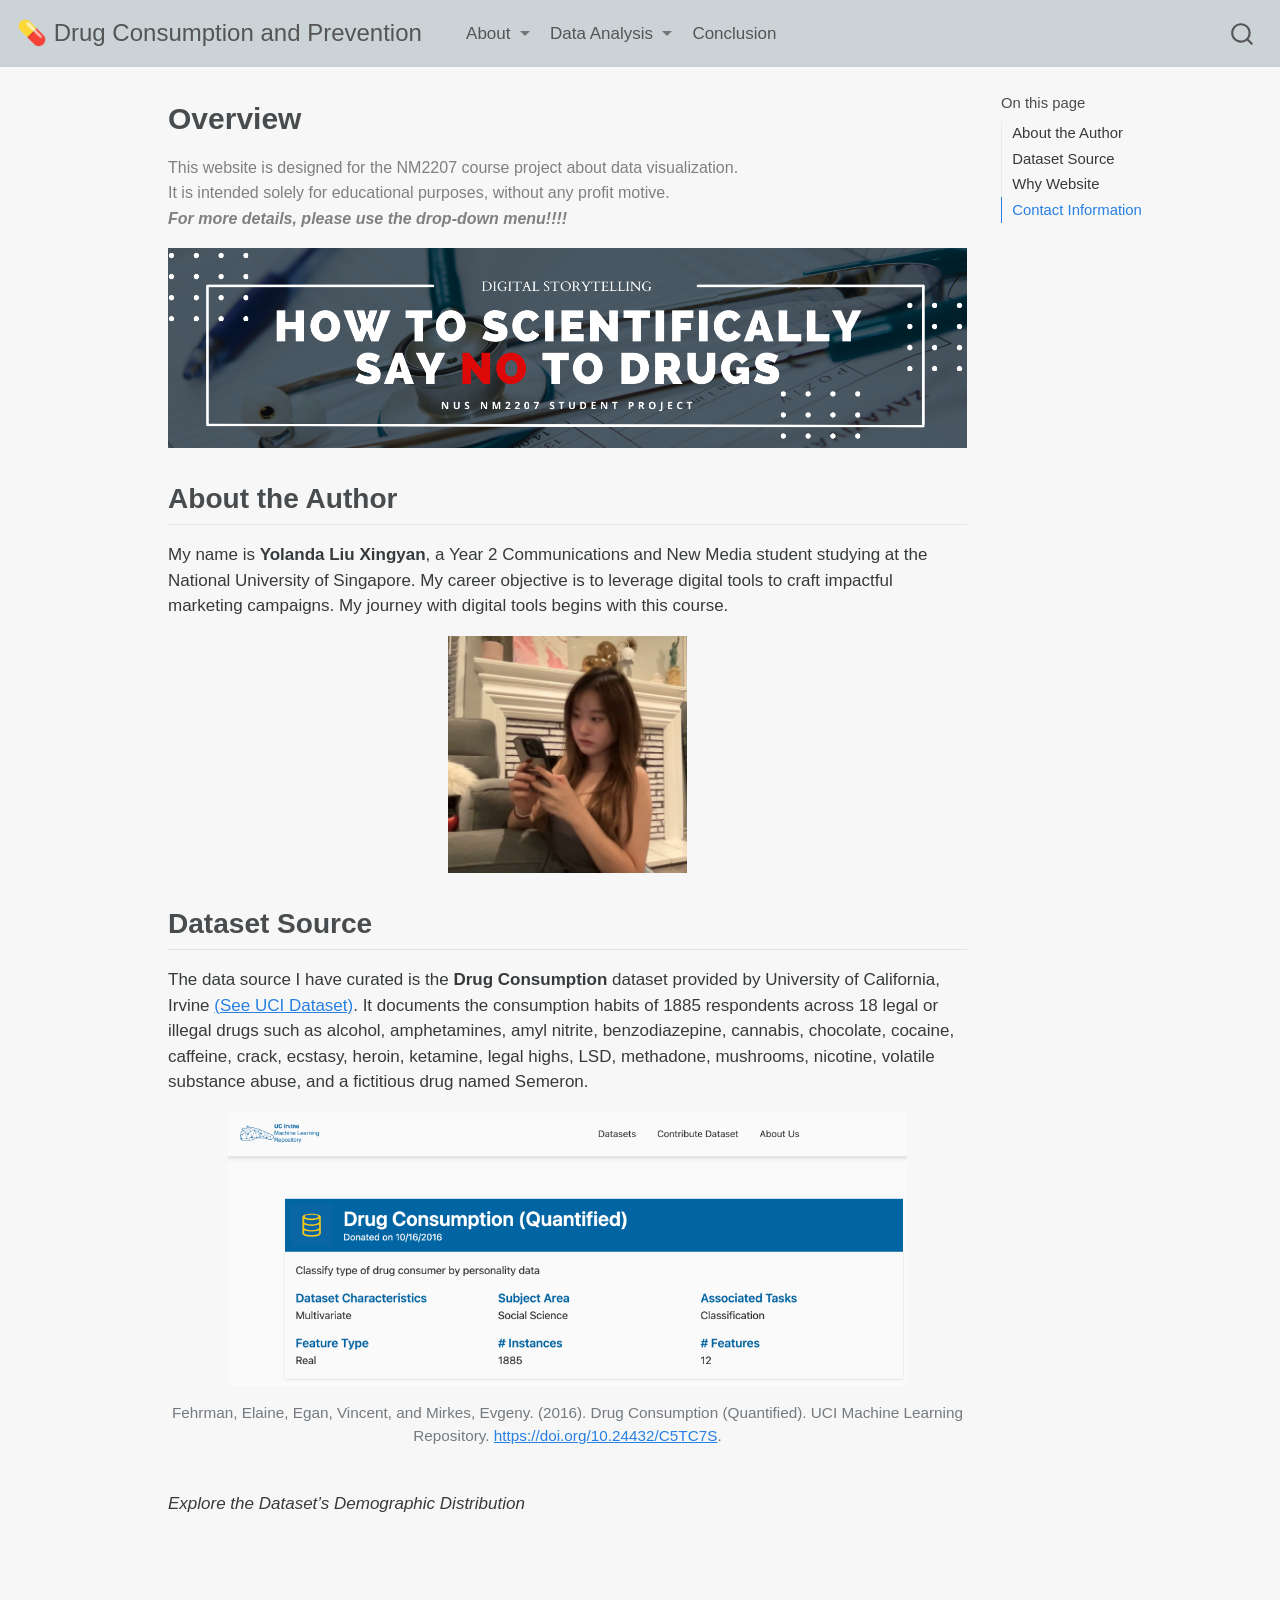
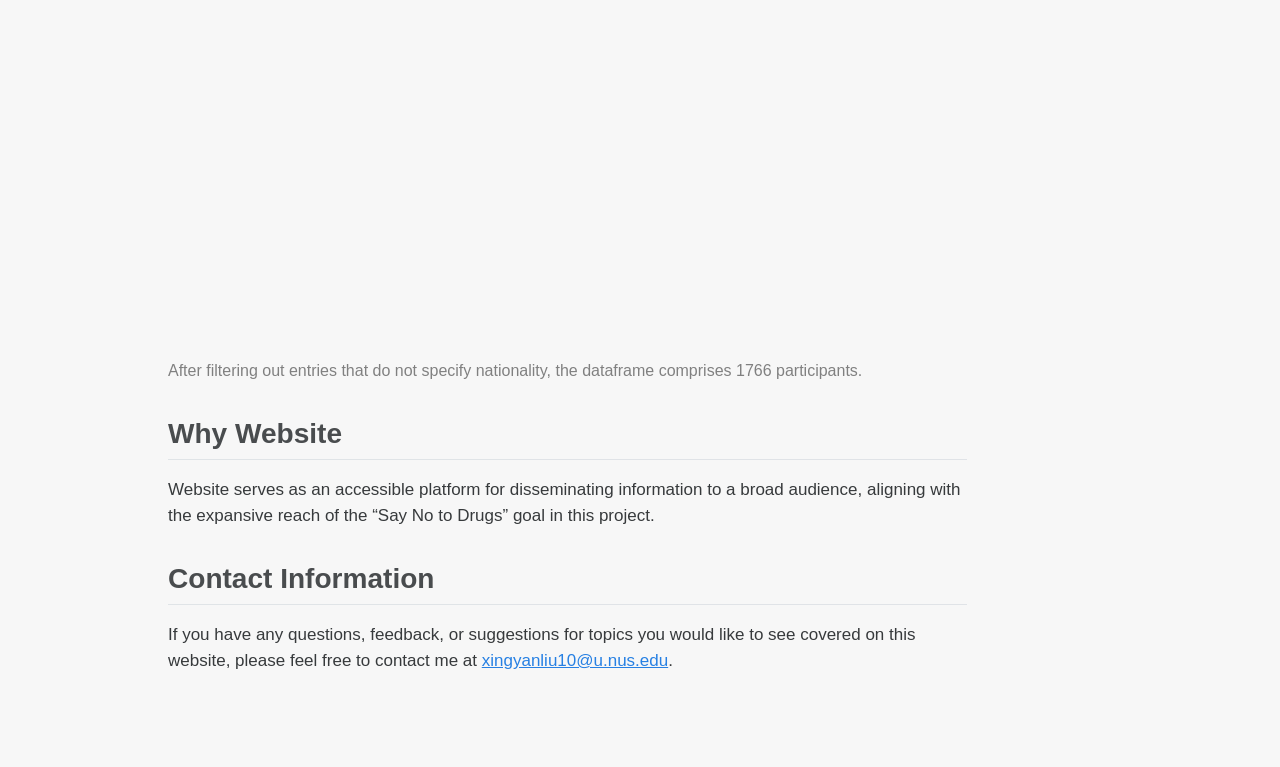
<file: docs/index.html>
<!DOCTYPE html>
<html xmlns="http://www.w3.org/1999/xhtml" lang="en" xml:lang="en"><head>

<meta charset="utf-8">
<meta name="generator" content="quarto-1.3.450">

<meta name="viewport" content="width=device-width, initial-scale=1.0, user-scalable=yes">


<title> 💊 Drug Consumption and Prevention  - Overview</title>
<style>
code{white-space: pre-wrap;}
span.smallcaps{font-variant: small-caps;}
div.columns{display: flex; gap: min(4vw, 1.5em);}
div.column{flex: auto; overflow-x: auto;}
div.hanging-indent{margin-left: 1.5em; text-indent: -1.5em;}
ul.task-list{list-style: none;}
ul.task-list li input[type="checkbox"] {
  width: 0.8em;
  margin: 0 0.8em 0.2em -1em; /* quarto-specific, see https://github.com/quarto-dev/quarto-cli/issues/4556 */ 
  vertical-align: middle;
}
</style>


<script src="site_libs/quarto-nav/quarto-nav.js"></script>
<script src="site_libs/quarto-nav/headroom.min.js"></script>
<script src="site_libs/clipboard/clipboard.min.js"></script>
<script src="site_libs/quarto-search/autocomplete.umd.js"></script>
<script src="site_libs/quarto-search/fuse.min.js"></script>
<script src="site_libs/quarto-search/quarto-search.js"></script>
<meta name="quarto:offset" content="./">
<script src="site_libs/quarto-html/quarto.js"></script>
<script src="site_libs/quarto-html/popper.min.js"></script>
<script src="site_libs/quarto-html/tippy.umd.min.js"></script>
<script src="site_libs/quarto-html/anchor.min.js"></script>
<link href="site_libs/quarto-html/tippy.css" rel="stylesheet">
<link href="site_libs/quarto-html/quarto-syntax-highlighting.css" rel="stylesheet" id="quarto-text-highlighting-styles">
<script src="site_libs/bootstrap/bootstrap.min.js"></script>
<link href="site_libs/bootstrap/bootstrap-icons.css" rel="stylesheet">
<link href="site_libs/bootstrap/bootstrap.min.css" rel="stylesheet" id="quarto-bootstrap" data-mode="light">
<script id="quarto-search-options" type="application/json">{
  "location": "navbar",
  "copy-button": false,
  "collapse-after": 3,
  "panel-placement": "end",
  "type": "overlay",
  "limit": 20,
  "language": {
    "search-no-results-text": "No results",
    "search-matching-documents-text": "matching documents",
    "search-copy-link-title": "Copy link to search",
    "search-hide-matches-text": "Hide additional matches",
    "search-more-match-text": "more match in this document",
    "search-more-matches-text": "more matches in this document",
    "search-clear-button-title": "Clear",
    "search-detached-cancel-button-title": "Cancel",
    "search-submit-button-title": "Submit",
    "search-label": "Search"
  }
}</script>


<link rel="stylesheet" href="styles.css">
</head>

<body class="nav-fixed">

<div id="quarto-search-results"></div>
  <header id="quarto-header" class="headroom fixed-top">
    <nav class="navbar navbar-expand-lg navbar-dark ">
      <div class="navbar-container container-fluid">
      <div class="navbar-brand-container">
    <a class="navbar-brand" href="./index.html">
    <span class="navbar-title"><span style="font-size: 24px;"> 💊 Drug Consumption and Prevention </span></span>
    </a>
  </div>
            <div id="quarto-search" class="" title="Search"></div>
          <button class="navbar-toggler" type="button" data-bs-toggle="collapse" data-bs-target="#navbarCollapse" aria-controls="navbarCollapse" aria-expanded="false" aria-label="Toggle navigation" onclick="if (window.quartoToggleHeadroom) { window.quartoToggleHeadroom(); }">
  <span class="navbar-toggler-icon"></span>
</button>
          <div class="collapse navbar-collapse" id="navbarCollapse">
            <ul class="navbar-nav navbar-nav-scroll me-auto">
  <li class="nav-item dropdown ">
    <a class="nav-link dropdown-toggle" href="#" id="nav-menu-about" role="button" data-bs-toggle="dropdown" aria-expanded="false" rel="" target="">
 <span class="menu-text">About</span>
    </a>
    <ul class="dropdown-menu" aria-labelledby="nav-menu-about">    
        <li>
    <a class="dropdown-item" href="./index.html" rel="" target="">
 <span class="dropdown-text">Overview</span></a>
  </li>  
        <li>
    <a class="dropdown-item" href="./ResearchQuestion.html" rel="" target="">
 <span class="dropdown-text">Research Question</span></a>
  </li>  
    </ul>
  </li>
  <li class="nav-item dropdown ">
    <a class="nav-link dropdown-toggle" href="#" id="nav-menu-data-analysis" role="button" data-bs-toggle="dropdown" aria-expanded="false" rel="" target="">
 <span class="menu-text">Data Analysis</span>
    </a>
    <ul class="dropdown-menu" aria-labelledby="nav-menu-data-analysis">    
        <li>
    <a class="dropdown-item" href="./Univariate.html" rel="" target="">
 <span class="dropdown-text">Demographic Characteristics</span></a>
  </li>  
        <li>
    <a class="dropdown-item" href="./Personality.html" rel="" target="">
 <span class="dropdown-text">Psychological Traits</span></a>
  </li>  
    </ul>
  </li>
  <li class="nav-item">
    <a class="nav-link" href="./Conclusion.html" rel="" target="">
 <span class="menu-text">Conclusion</span></a>
  </li>  
</ul>
            <div class="quarto-navbar-tools ms-auto">
</div>
          </div> <!-- /navcollapse -->
      </div> <!-- /container-fluid -->
    </nav>
</header>
<!-- content -->
<div id="quarto-content" class="quarto-container page-columns page-rows-contents page-layout-article page-navbar">
<!-- sidebar -->
<!-- margin-sidebar -->
    <div id="quarto-margin-sidebar" class="sidebar margin-sidebar">
        <nav id="TOC" role="doc-toc" class="toc-active">
    <h2 id="toc-title">On this page</h2>
   
  <ul>
  <li><a href="#about-the-author" id="toc-about-the-author" class="nav-link active" data-scroll-target="#about-the-author">About the Author</a></li>
  <li><a href="#dataset-source" id="toc-dataset-source" class="nav-link" data-scroll-target="#dataset-source">Dataset Source</a></li>
  <li><a href="#why-website" id="toc-why-website" class="nav-link" data-scroll-target="#why-website">Why Website</a></li>
  <li><a href="#contact-information" id="toc-contact-information" class="nav-link" data-scroll-target="#contact-information">Contact Information</a></li>
  </ul>
</nav>
    </div>
<!-- main -->
<main class="content" id="quarto-document-content">

<header id="title-block-header" class="quarto-title-block default">
<div class="quarto-title">
<h1 class="title"><span style="font-size: 30px;">Overview</span></h1>
</div>



<div class="quarto-title-meta">

    
  
    
  </div>
  

</header>

<p><span style="font-size: 12pt; color: gray;">This website is designed for the NM2207 course project about data visualization. <br> It is intended solely for educational purposes, without any profit motive. <br> <strong><em>For more details, please use the drop-down menu!!!!</em></strong></span></p>
<div style="width: 100%; height: auto;">
    <img src="nm2207 banner.png" alt="NM2207 Banner" style="width: 100%; height: auto;">
</div>
<section id="about-the-author" class="level2">
<h2 class="anchored" data-anchor-id="about-the-author">About the Author</h2>
<p>My name is <strong>Yolanda Liu Xingyan</strong>, a Year 2 Communications and New Media student studying at the National University of Singapore. My career objective is to leverage digital tools to craft impactful marketing campaigns. My journey with digital tools begins with this course.</p>
<div style="text-align: center;">
<p><img src="profile.JPG" style="width: 30%; height: auto;"></p>
</div>
</section>
<section id="dataset-source" class="level2">
<h2 class="anchored" data-anchor-id="dataset-source">Dataset Source</h2>
<p>The data source I have curated is the <strong>Drug Consumption</strong> dataset provided by University of California, Irvine <a href="https://archive.ics.uci.edu/dataset/373/drug+consumption+quantified">(See UCI Dataset)</a>. It documents the consumption habits of 1885 respondents across 18 legal or illegal drugs such as alcohol, amphetamines, amyl nitrite, benzodiazepine, cannabis, chocolate, cocaine, caffeine, crack, ecstasy, heroin, ketamine, legal highs, LSD, methadone, mushrooms, nicotine, volatile substance abuse, and a fictitious drug named Semeron.</p>
<div style="text-align: center;">
<figure class="figure">
<p><img src="Dataset Brief.png" style="width: 85%; height: auto;" class="figure-img"></p>
<figcaption class="figure-caption">
Fehrman, Elaine, Egan, Vincent, and Mirkes, Evgeny. (2016). Drug Consumption (Quantified). UCI Machine Learning Repository. <a href="https://doi.org/10.24432/C5TC7S">https://doi.org/10.24432/C5TC7S</a>.
</figcaption>
</figure>
</div>
<p><br> <em>Explore the Dataset’s Demographic Distribution</em></p>
<iframe height="400" width="100%" frameborder="no" src="https://yolanda699.shinyapps.io/app0/"> </iframe>
<p><span style="font-size: 12pt; color: gray;">After filtering out entries that do not specify nationality, the dataframe comprises 1766 participants.</span></p>
</section>
<section id="why-website" class="level2">
<h2 class="anchored" data-anchor-id="why-website">Why Website</h2>
<p>Website serves as an accessible platform for disseminating information to a broad audience, aligning with the expansive reach of the “Say No to Drugs” goal in this project.</p>
</section>
<section id="contact-information" class="level2">
<h2 class="anchored" data-anchor-id="contact-information">Contact Information</h2>
<p>If you have any questions, feedback, or suggestions for topics you would like to see covered on this website, please feel free to contact me at <a href="xingyanliu10@u.nus.edu">xingyanliu10@u.nus.edu</a>.</p>


</section>

</main> <!-- /main -->
<script id="quarto-html-after-body" type="application/javascript">
window.document.addEventListener("DOMContentLoaded", function (event) {
  const toggleBodyColorMode = (bsSheetEl) => {
    const mode = bsSheetEl.getAttribute("data-mode");
    const bodyEl = window.document.querySelector("body");
    if (mode === "dark") {
      bodyEl.classList.add("quarto-dark");
      bodyEl.classList.remove("quarto-light");
    } else {
      bodyEl.classList.add("quarto-light");
      bodyEl.classList.remove("quarto-dark");
    }
  }
  const toggleBodyColorPrimary = () => {
    const bsSheetEl = window.document.querySelector("link#quarto-bootstrap");
    if (bsSheetEl) {
      toggleBodyColorMode(bsSheetEl);
    }
  }
  toggleBodyColorPrimary();  
  const icon = "";
  const anchorJS = new window.AnchorJS();
  anchorJS.options = {
    placement: 'right',
    icon: icon
  };
  anchorJS.add('.anchored');
  const isCodeAnnotation = (el) => {
    for (const clz of el.classList) {
      if (clz.startsWith('code-annotation-')) {                     
        return true;
      }
    }
    return false;
  }
  const clipboard = new window.ClipboardJS('.code-copy-button', {
    text: function(trigger) {
      const codeEl = trigger.previousElementSibling.cloneNode(true);
      for (const childEl of codeEl.children) {
        if (isCodeAnnotation(childEl)) {
          childEl.remove();
        }
      }
      return codeEl.innerText;
    }
  });
  clipboard.on('success', function(e) {
    // button target
    const button = e.trigger;
    // don't keep focus
    button.blur();
    // flash "checked"
    button.classList.add('code-copy-button-checked');
    var currentTitle = button.getAttribute("title");
    button.setAttribute("title", "Copied!");
    let tooltip;
    if (window.bootstrap) {
      button.setAttribute("data-bs-toggle", "tooltip");
      button.setAttribute("data-bs-placement", "left");
      button.setAttribute("data-bs-title", "Copied!");
      tooltip = new bootstrap.Tooltip(button, 
        { trigger: "manual", 
          customClass: "code-copy-button-tooltip",
          offset: [0, -8]});
      tooltip.show();    
    }
    setTimeout(function() {
      if (tooltip) {
        tooltip.hide();
        button.removeAttribute("data-bs-title");
        button.removeAttribute("data-bs-toggle");
        button.removeAttribute("data-bs-placement");
      }
      button.setAttribute("title", currentTitle);
      button.classList.remove('code-copy-button-checked');
    }, 1000);
    // clear code selection
    e.clearSelection();
  });
  function tippyHover(el, contentFn) {
    const config = {
      allowHTML: true,
      content: contentFn,
      maxWidth: 500,
      delay: 100,
      arrow: false,
      appendTo: function(el) {
          return el.parentElement;
      },
      interactive: true,
      interactiveBorder: 10,
      theme: 'quarto',
      placement: 'bottom-start'
    };
    window.tippy(el, config); 
  }
  const noterefs = window.document.querySelectorAll('a[role="doc-noteref"]');
  for (var i=0; i<noterefs.length; i++) {
    const ref = noterefs[i];
    tippyHover(ref, function() {
      // use id or data attribute instead here
      let href = ref.getAttribute('data-footnote-href') || ref.getAttribute('href');
      try { href = new URL(href).hash; } catch {}
      const id = href.replace(/^#\/?/, "");
      const note = window.document.getElementById(id);
      return note.innerHTML;
    });
  }
      let selectedAnnoteEl;
      const selectorForAnnotation = ( cell, annotation) => {
        let cellAttr = 'data-code-cell="' + cell + '"';
        let lineAttr = 'data-code-annotation="' +  annotation + '"';
        const selector = 'span[' + cellAttr + '][' + lineAttr + ']';
        return selector;
      }
      const selectCodeLines = (annoteEl) => {
        const doc = window.document;
        const targetCell = annoteEl.getAttribute("data-target-cell");
        const targetAnnotation = annoteEl.getAttribute("data-target-annotation");
        const annoteSpan = window.document.querySelector(selectorForAnnotation(targetCell, targetAnnotation));
        const lines = annoteSpan.getAttribute("data-code-lines").split(",");
        const lineIds = lines.map((line) => {
          return targetCell + "-" + line;
        })
        let top = null;
        let height = null;
        let parent = null;
        if (lineIds.length > 0) {
            //compute the position of the single el (top and bottom and make a div)
            const el = window.document.getElementById(lineIds[0]);
            top = el.offsetTop;
            height = el.offsetHeight;
            parent = el.parentElement.parentElement;
          if (lineIds.length > 1) {
            const lastEl = window.document.getElementById(lineIds[lineIds.length - 1]);
            const bottom = lastEl.offsetTop + lastEl.offsetHeight;
            height = bottom - top;
          }
          if (top !== null && height !== null && parent !== null) {
            // cook up a div (if necessary) and position it 
            let div = window.document.getElementById("code-annotation-line-highlight");
            if (div === null) {
              div = window.document.createElement("div");
              div.setAttribute("id", "code-annotation-line-highlight");
              div.style.position = 'absolute';
              parent.appendChild(div);
            }
            div.style.top = top - 2 + "px";
            div.style.height = height + 4 + "px";
            let gutterDiv = window.document.getElementById("code-annotation-line-highlight-gutter");
            if (gutterDiv === null) {
              gutterDiv = window.document.createElement("div");
              gutterDiv.setAttribute("id", "code-annotation-line-highlight-gutter");
              gutterDiv.style.position = 'absolute';
              const codeCell = window.document.getElementById(targetCell);
              const gutter = codeCell.querySelector('.code-annotation-gutter');
              gutter.appendChild(gutterDiv);
            }
            gutterDiv.style.top = top - 2 + "px";
            gutterDiv.style.height = height + 4 + "px";
          }
          selectedAnnoteEl = annoteEl;
        }
      };
      const unselectCodeLines = () => {
        const elementsIds = ["code-annotation-line-highlight", "code-annotation-line-highlight-gutter"];
        elementsIds.forEach((elId) => {
          const div = window.document.getElementById(elId);
          if (div) {
            div.remove();
          }
        });
        selectedAnnoteEl = undefined;
      };
      // Attach click handler to the DT
      const annoteDls = window.document.querySelectorAll('dt[data-target-cell]');
      for (const annoteDlNode of annoteDls) {
        annoteDlNode.addEventListener('click', (event) => {
          const clickedEl = event.target;
          if (clickedEl !== selectedAnnoteEl) {
            unselectCodeLines();
            const activeEl = window.document.querySelector('dt[data-target-cell].code-annotation-active');
            if (activeEl) {
              activeEl.classList.remove('code-annotation-active');
            }
            selectCodeLines(clickedEl);
            clickedEl.classList.add('code-annotation-active');
          } else {
            // Unselect the line
            unselectCodeLines();
            clickedEl.classList.remove('code-annotation-active');
          }
        });
      }
  const findCites = (el) => {
    const parentEl = el.parentElement;
    if (parentEl) {
      const cites = parentEl.dataset.cites;
      if (cites) {
        return {
          el,
          cites: cites.split(' ')
        };
      } else {
        return findCites(el.parentElement)
      }
    } else {
      return undefined;
    }
  };
  var bibliorefs = window.document.querySelectorAll('a[role="doc-biblioref"]');
  for (var i=0; i<bibliorefs.length; i++) {
    const ref = bibliorefs[i];
    const citeInfo = findCites(ref);
    if (citeInfo) {
      tippyHover(citeInfo.el, function() {
        var popup = window.document.createElement('div');
        citeInfo.cites.forEach(function(cite) {
          var citeDiv = window.document.createElement('div');
          citeDiv.classList.add('hanging-indent');
          citeDiv.classList.add('csl-entry');
          var biblioDiv = window.document.getElementById('ref-' + cite);
          if (biblioDiv) {
            citeDiv.innerHTML = biblioDiv.innerHTML;
          }
          popup.appendChild(citeDiv);
        });
        return popup.innerHTML;
      });
    }
  }
});
</script>
</div> <!-- /content -->



</body></html>
</file>
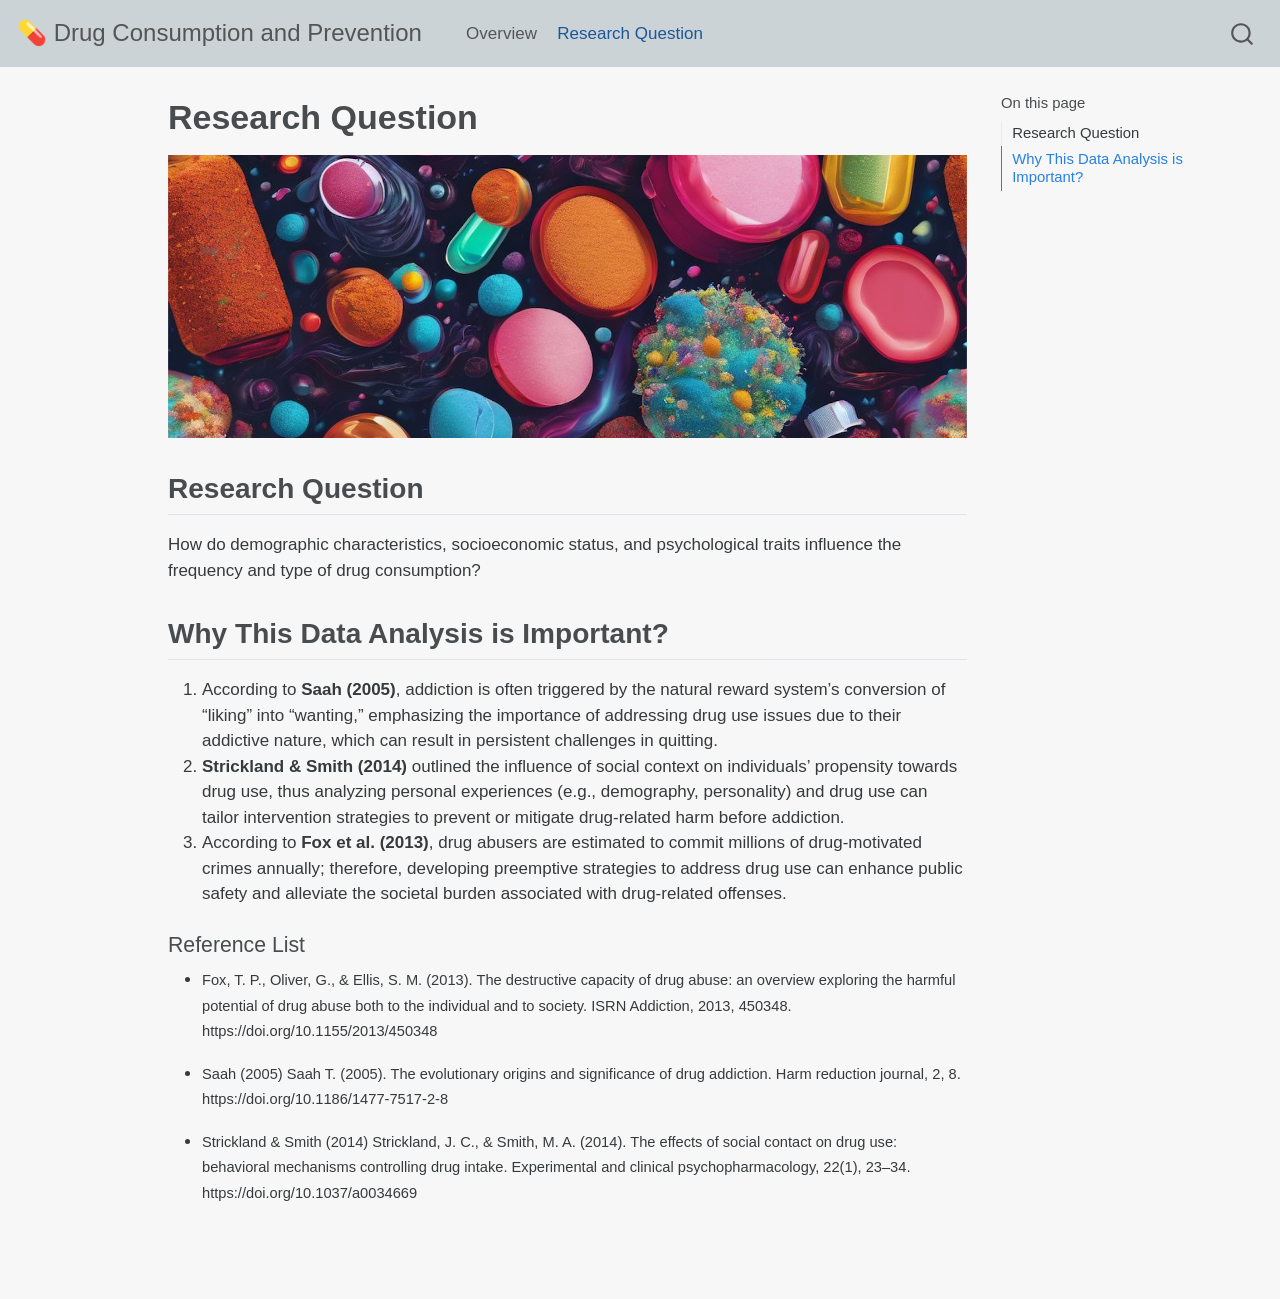
<file: docs/about.html>
<!DOCTYPE html>
<html xmlns="http://www.w3.org/1999/xhtml" lang="en" xml:lang="en"><head>

<meta charset="utf-8">
<meta name="generator" content="quarto-1.3.450">

<meta name="viewport" content="width=device-width, initial-scale=1.0, user-scalable=yes">


<title> 💊 Drug Consumption and Prevention  - Research Question</title>
<style>
code{white-space: pre-wrap;}
span.smallcaps{font-variant: small-caps;}
div.columns{display: flex; gap: min(4vw, 1.5em);}
div.column{flex: auto; overflow-x: auto;}
div.hanging-indent{margin-left: 1.5em; text-indent: -1.5em;}
ul.task-list{list-style: none;}
ul.task-list li input[type="checkbox"] {
  width: 0.8em;
  margin: 0 0.8em 0.2em -1em; /* quarto-specific, see https://github.com/quarto-dev/quarto-cli/issues/4556 */ 
  vertical-align: middle;
}
</style>


<script src="site_libs/quarto-nav/quarto-nav.js"></script>
<script src="site_libs/quarto-nav/headroom.min.js"></script>
<script src="site_libs/clipboard/clipboard.min.js"></script>
<script src="site_libs/quarto-search/autocomplete.umd.js"></script>
<script src="site_libs/quarto-search/fuse.min.js"></script>
<script src="site_libs/quarto-search/quarto-search.js"></script>
<meta name="quarto:offset" content="./">
<script src="site_libs/quarto-html/quarto.js"></script>
<script src="site_libs/quarto-html/popper.min.js"></script>
<script src="site_libs/quarto-html/tippy.umd.min.js"></script>
<script src="site_libs/quarto-html/anchor.min.js"></script>
<link href="site_libs/quarto-html/tippy.css" rel="stylesheet">
<link href="site_libs/quarto-html/quarto-syntax-highlighting.css" rel="stylesheet" id="quarto-text-highlighting-styles">
<script src="site_libs/bootstrap/bootstrap.min.js"></script>
<link href="site_libs/bootstrap/bootstrap-icons.css" rel="stylesheet">
<link href="site_libs/bootstrap/bootstrap.min.css" rel="stylesheet" id="quarto-bootstrap" data-mode="light">
<script id="quarto-search-options" type="application/json">{
  "location": "navbar",
  "copy-button": false,
  "collapse-after": 3,
  "panel-placement": "end",
  "type": "overlay",
  "limit": 20,
  "language": {
    "search-no-results-text": "No results",
    "search-matching-documents-text": "matching documents",
    "search-copy-link-title": "Copy link to search",
    "search-hide-matches-text": "Hide additional matches",
    "search-more-match-text": "more match in this document",
    "search-more-matches-text": "more matches in this document",
    "search-clear-button-title": "Clear",
    "search-detached-cancel-button-title": "Cancel",
    "search-submit-button-title": "Submit",
    "search-label": "Search"
  }
}</script>


<link rel="stylesheet" href="styles.css">
</head>

<body class="nav-fixed">

<div id="quarto-search-results"></div>
  <header id="quarto-header" class="headroom fixed-top">
    <nav class="navbar navbar-expand-lg navbar-dark ">
      <div class="navbar-container container-fluid">
      <div class="navbar-brand-container">
    <a class="navbar-brand" href="./index.html">
    <span class="navbar-title"><span style="font-size: 24px;"> 💊 Drug Consumption and Prevention </span></span>
    </a>
  </div>
            <div id="quarto-search" class="" title="Search"></div>
          <button class="navbar-toggler" type="button" data-bs-toggle="collapse" data-bs-target="#navbarCollapse" aria-controls="navbarCollapse" aria-expanded="false" aria-label="Toggle navigation" onclick="if (window.quartoToggleHeadroom) { window.quartoToggleHeadroom(); }">
  <span class="navbar-toggler-icon"></span>
</button>
          <div class="collapse navbar-collapse" id="navbarCollapse">
            <ul class="navbar-nav navbar-nav-scroll me-auto">
  <li class="nav-item">
    <a class="nav-link" href="./index.html" rel="" target="">
 <span class="menu-text">Overview</span></a>
  </li>  
  <li class="nav-item">
    <a class="nav-link active" href="./about.html" rel="" target="" aria-current="page">
 <span class="menu-text">Research Question</span></a>
  </li>  
</ul>
            <div class="quarto-navbar-tools ms-auto">
</div>
          </div> <!-- /navcollapse -->
      </div> <!-- /container-fluid -->
    </nav>
</header>
<!-- content -->
<div id="quarto-content" class="quarto-container page-columns page-rows-contents page-layout-article page-navbar">
<!-- sidebar -->
<!-- margin-sidebar -->
    <div id="quarto-margin-sidebar" class="sidebar margin-sidebar">
        <nav id="TOC" role="doc-toc" class="toc-active">
    <h2 id="toc-title">On this page</h2>
   
  <ul>
  <li><a href="#research-question" id="toc-research-question" class="nav-link active" data-scroll-target="#research-question">Research Question</a></li>
  <li><a href="#why-this-data-analysis-is-important" id="toc-why-this-data-analysis-is-important" class="nav-link" data-scroll-target="#why-this-data-analysis-is-important">Why This Data Analysis is Important?</a></li>
  </ul>
</nav>
    </div>
<!-- main -->
<main class="content" id="quarto-document-content">

<header id="title-block-header" class="quarto-title-block default">
<div class="quarto-title">
<h1 class="title">Research Question</h1>
</div>



<div class="quarto-title-meta">

    
  
    
  </div>
  

</header>

<div style="width: 100%; height: auto;">
    <img src="pics/drug_1.png" alt="drug 1" style="width: 100%; height: auto;">
</div>
<section id="research-question" class="level2">
<h2 class="anchored" data-anchor-id="research-question">Research Question</h2>
<p>How do demographic characteristics, socioeconomic status, and psychological traits influence the frequency and type of drug consumption?</p>
</section>
<section id="why-this-data-analysis-is-important" class="level2">
<h2 class="anchored" data-anchor-id="why-this-data-analysis-is-important">Why This Data Analysis is Important?</h2>
<ol type="1">
<li>According to <strong>Saah (2005)</strong>, addiction is often triggered by the natural reward system’s conversion of “liking” into “wanting,” emphasizing the importance of addressing drug use issues due to their addictive nature, which can result in persistent challenges in quitting.</li>
<li><strong>Strickland &amp; Smith (2014)</strong> outlined the influence of social context on individuals’ propensity towards drug use, thus analyzing personal experiences (e.g., demography, personality) and drug use can tailor intervention strategies to prevent or mitigate drug-related harm before addiction.</li>
<li>According to <strong>Fox et al.&nbsp;(2013)</strong>, drug abusers are estimated to commit millions of drug-motivated crimes annually; therefore, developing preemptive strategies to address drug use can enhance public safety and alleviate the societal burden associated with drug-related offenses.</li>
</ol>
<section id="reference-list" class="level4">
<h4 class="anchored" data-anchor-id="reference-list">Reference List</h4>
<ul>
<li><p><span style="font-size: 11pt;">Fox, T. P., Oliver, G., &amp; Ellis, S. M. (2013). The destructive capacity of drug abuse: an overview exploring the harmful potential of drug abuse both to the individual and to society. ISRN Addiction, 2013, 450348. https://doi.org/10.1155/2013/450348</span></p></li>
<li><p><span style="font-size: 11pt;">Saah (2005) Saah T. (2005). The evolutionary origins and significance of drug addiction. Harm reduction journal, 2, 8. https://doi.org/10.1186/1477-7517-2-8</span></p></li>
<li><p><span style="font-size: 11pt;">Strickland &amp; Smith (2014) Strickland, J. C., &amp; Smith, M. A. (2014). The effects of social contact on drug use: behavioral mechanisms controlling drug intake. Experimental and clinical psychopharmacology, 22(1), 23–34. https://doi.org/10.1037/a0034669</span></p></li>
</ul>


</section>
</section>

</main> <!-- /main -->
<script id="quarto-html-after-body" type="application/javascript">
window.document.addEventListener("DOMContentLoaded", function (event) {
  const toggleBodyColorMode = (bsSheetEl) => {
    const mode = bsSheetEl.getAttribute("data-mode");
    const bodyEl = window.document.querySelector("body");
    if (mode === "dark") {
      bodyEl.classList.add("quarto-dark");
      bodyEl.classList.remove("quarto-light");
    } else {
      bodyEl.classList.add("quarto-light");
      bodyEl.classList.remove("quarto-dark");
    }
  }
  const toggleBodyColorPrimary = () => {
    const bsSheetEl = window.document.querySelector("link#quarto-bootstrap");
    if (bsSheetEl) {
      toggleBodyColorMode(bsSheetEl);
    }
  }
  toggleBodyColorPrimary();  
  const icon = "";
  const anchorJS = new window.AnchorJS();
  anchorJS.options = {
    placement: 'right',
    icon: icon
  };
  anchorJS.add('.anchored');
  const isCodeAnnotation = (el) => {
    for (const clz of el.classList) {
      if (clz.startsWith('code-annotation-')) {                     
        return true;
      }
    }
    return false;
  }
  const clipboard = new window.ClipboardJS('.code-copy-button', {
    text: function(trigger) {
      const codeEl = trigger.previousElementSibling.cloneNode(true);
      for (const childEl of codeEl.children) {
        if (isCodeAnnotation(childEl)) {
          childEl.remove();
        }
      }
      return codeEl.innerText;
    }
  });
  clipboard.on('success', function(e) {
    // button target
    const button = e.trigger;
    // don't keep focus
    button.blur();
    // flash "checked"
    button.classList.add('code-copy-button-checked');
    var currentTitle = button.getAttribute("title");
    button.setAttribute("title", "Copied!");
    let tooltip;
    if (window.bootstrap) {
      button.setAttribute("data-bs-toggle", "tooltip");
      button.setAttribute("data-bs-placement", "left");
      button.setAttribute("data-bs-title", "Copied!");
      tooltip = new bootstrap.Tooltip(button, 
        { trigger: "manual", 
          customClass: "code-copy-button-tooltip",
          offset: [0, -8]});
      tooltip.show();    
    }
    setTimeout(function() {
      if (tooltip) {
        tooltip.hide();
        button.removeAttribute("data-bs-title");
        button.removeAttribute("data-bs-toggle");
        button.removeAttribute("data-bs-placement");
      }
      button.setAttribute("title", currentTitle);
      button.classList.remove('code-copy-button-checked');
    }, 1000);
    // clear code selection
    e.clearSelection();
  });
  function tippyHover(el, contentFn) {
    const config = {
      allowHTML: true,
      content: contentFn,
      maxWidth: 500,
      delay: 100,
      arrow: false,
      appendTo: function(el) {
          return el.parentElement;
      },
      interactive: true,
      interactiveBorder: 10,
      theme: 'quarto',
      placement: 'bottom-start'
    };
    window.tippy(el, config); 
  }
  const noterefs = window.document.querySelectorAll('a[role="doc-noteref"]');
  for (var i=0; i<noterefs.length; i++) {
    const ref = noterefs[i];
    tippyHover(ref, function() {
      // use id or data attribute instead here
      let href = ref.getAttribute('data-footnote-href') || ref.getAttribute('href');
      try { href = new URL(href).hash; } catch {}
      const id = href.replace(/^#\/?/, "");
      const note = window.document.getElementById(id);
      return note.innerHTML;
    });
  }
      let selectedAnnoteEl;
      const selectorForAnnotation = ( cell, annotation) => {
        let cellAttr = 'data-code-cell="' + cell + '"';
        let lineAttr = 'data-code-annotation="' +  annotation + '"';
        const selector = 'span[' + cellAttr + '][' + lineAttr + ']';
        return selector;
      }
      const selectCodeLines = (annoteEl) => {
        const doc = window.document;
        const targetCell = annoteEl.getAttribute("data-target-cell");
        const targetAnnotation = annoteEl.getAttribute("data-target-annotation");
        const annoteSpan = window.document.querySelector(selectorForAnnotation(targetCell, targetAnnotation));
        const lines = annoteSpan.getAttribute("data-code-lines").split(",");
        const lineIds = lines.map((line) => {
          return targetCell + "-" + line;
        })
        let top = null;
        let height = null;
        let parent = null;
        if (lineIds.length > 0) {
            //compute the position of the single el (top and bottom and make a div)
            const el = window.document.getElementById(lineIds[0]);
            top = el.offsetTop;
            height = el.offsetHeight;
            parent = el.parentElement.parentElement;
          if (lineIds.length > 1) {
            const lastEl = window.document.getElementById(lineIds[lineIds.length - 1]);
            const bottom = lastEl.offsetTop + lastEl.offsetHeight;
            height = bottom - top;
          }
          if (top !== null && height !== null && parent !== null) {
            // cook up a div (if necessary) and position it 
            let div = window.document.getElementById("code-annotation-line-highlight");
            if (div === null) {
              div = window.document.createElement("div");
              div.setAttribute("id", "code-annotation-line-highlight");
              div.style.position = 'absolute';
              parent.appendChild(div);
            }
            div.style.top = top - 2 + "px";
            div.style.height = height + 4 + "px";
            let gutterDiv = window.document.getElementById("code-annotation-line-highlight-gutter");
            if (gutterDiv === null) {
              gutterDiv = window.document.createElement("div");
              gutterDiv.setAttribute("id", "code-annotation-line-highlight-gutter");
              gutterDiv.style.position = 'absolute';
              const codeCell = window.document.getElementById(targetCell);
              const gutter = codeCell.querySelector('.code-annotation-gutter');
              gutter.appendChild(gutterDiv);
            }
            gutterDiv.style.top = top - 2 + "px";
            gutterDiv.style.height = height + 4 + "px";
          }
          selectedAnnoteEl = annoteEl;
        }
      };
      const unselectCodeLines = () => {
        const elementsIds = ["code-annotation-line-highlight", "code-annotation-line-highlight-gutter"];
        elementsIds.forEach((elId) => {
          const div = window.document.getElementById(elId);
          if (div) {
            div.remove();
          }
        });
        selectedAnnoteEl = undefined;
      };
      // Attach click handler to the DT
      const annoteDls = window.document.querySelectorAll('dt[data-target-cell]');
      for (const annoteDlNode of annoteDls) {
        annoteDlNode.addEventListener('click', (event) => {
          const clickedEl = event.target;
          if (clickedEl !== selectedAnnoteEl) {
            unselectCodeLines();
            const activeEl = window.document.querySelector('dt[data-target-cell].code-annotation-active');
            if (activeEl) {
              activeEl.classList.remove('code-annotation-active');
            }
            selectCodeLines(clickedEl);
            clickedEl.classList.add('code-annotation-active');
          } else {
            // Unselect the line
            unselectCodeLines();
            clickedEl.classList.remove('code-annotation-active');
          }
        });
      }
  const findCites = (el) => {
    const parentEl = el.parentElement;
    if (parentEl) {
      const cites = parentEl.dataset.cites;
      if (cites) {
        return {
          el,
          cites: cites.split(' ')
        };
      } else {
        return findCites(el.parentElement)
      }
    } else {
      return undefined;
    }
  };
  var bibliorefs = window.document.querySelectorAll('a[role="doc-biblioref"]');
  for (var i=0; i<bibliorefs.length; i++) {
    const ref = bibliorefs[i];
    const citeInfo = findCites(ref);
    if (citeInfo) {
      tippyHover(citeInfo.el, function() {
        var popup = window.document.createElement('div');
        citeInfo.cites.forEach(function(cite) {
          var citeDiv = window.document.createElement('div');
          citeDiv.classList.add('hanging-indent');
          citeDiv.classList.add('csl-entry');
          var biblioDiv = window.document.getElementById('ref-' + cite);
          if (biblioDiv) {
            citeDiv.innerHTML = biblioDiv.innerHTML;
          }
          popup.appendChild(citeDiv);
        });
        return popup.innerHTML;
      });
    }
  }
});
</script>
</div> <!-- /content -->



</body></html>
</file>
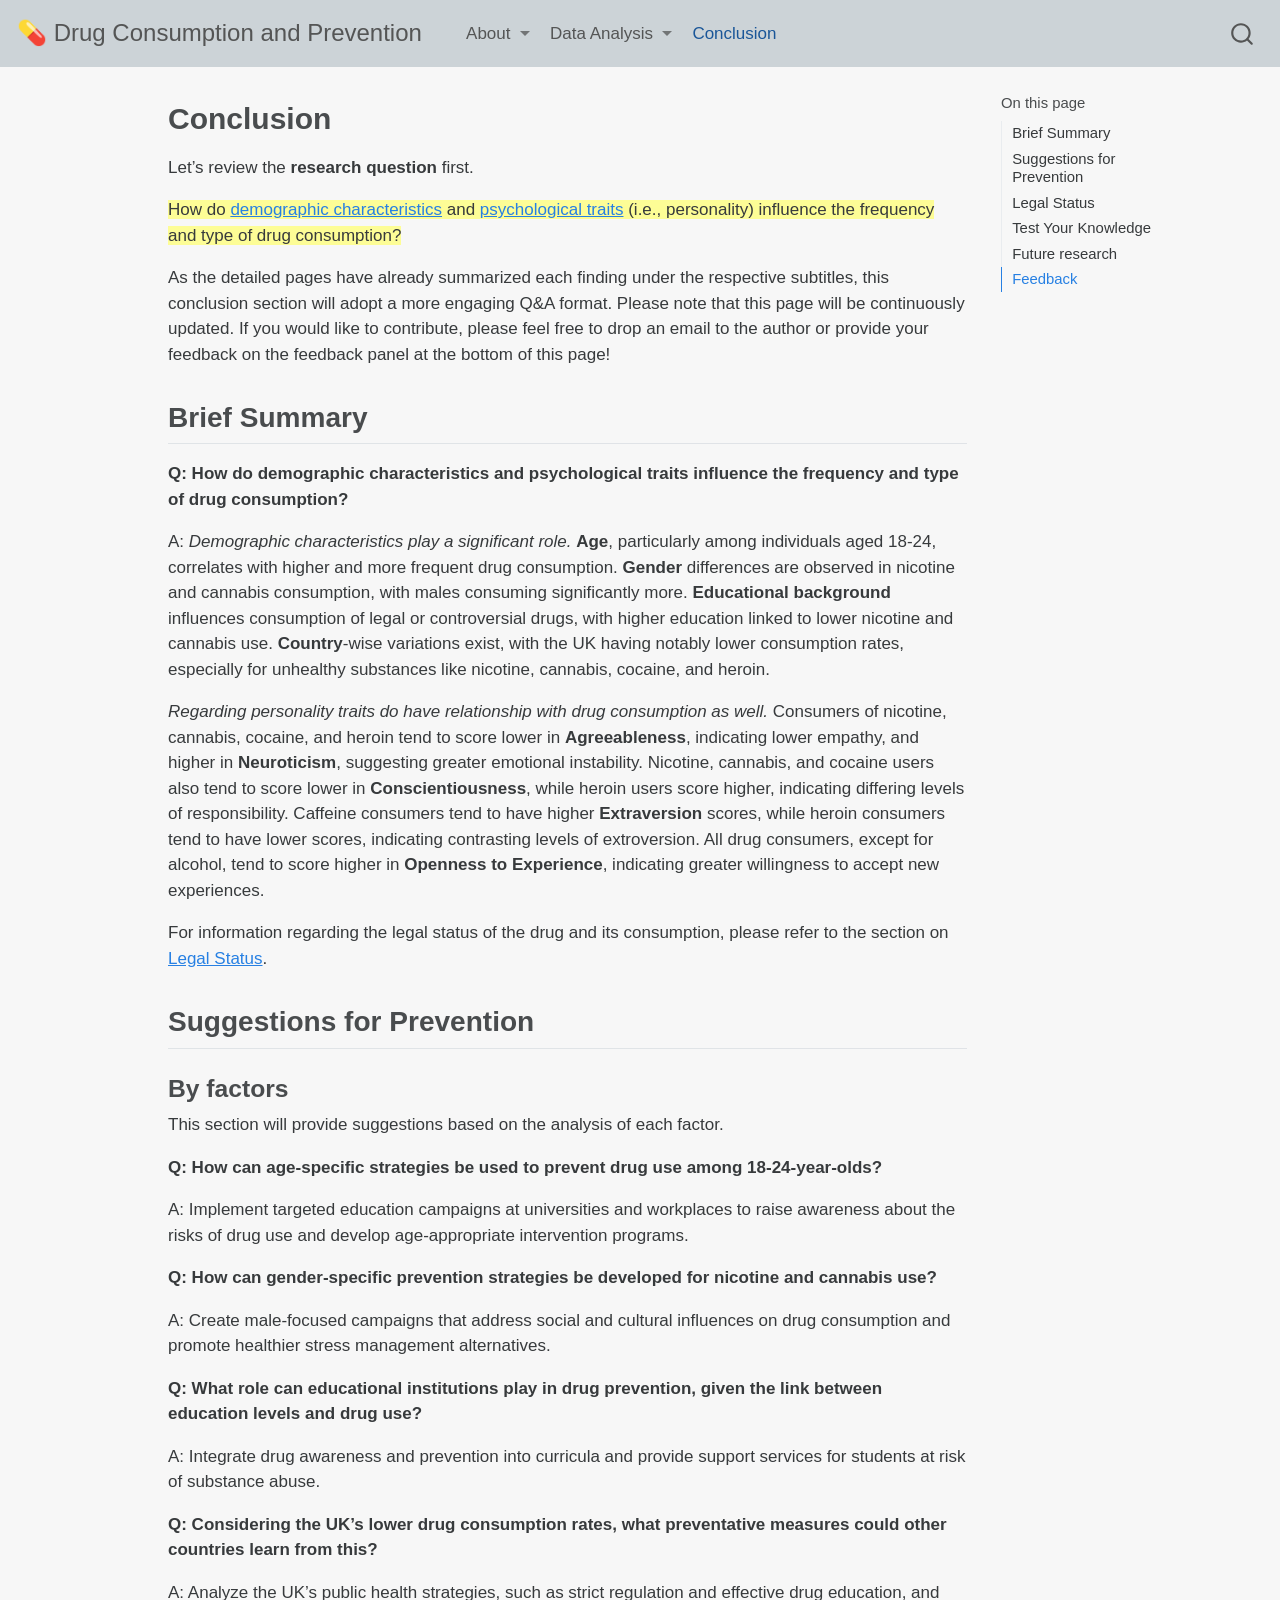
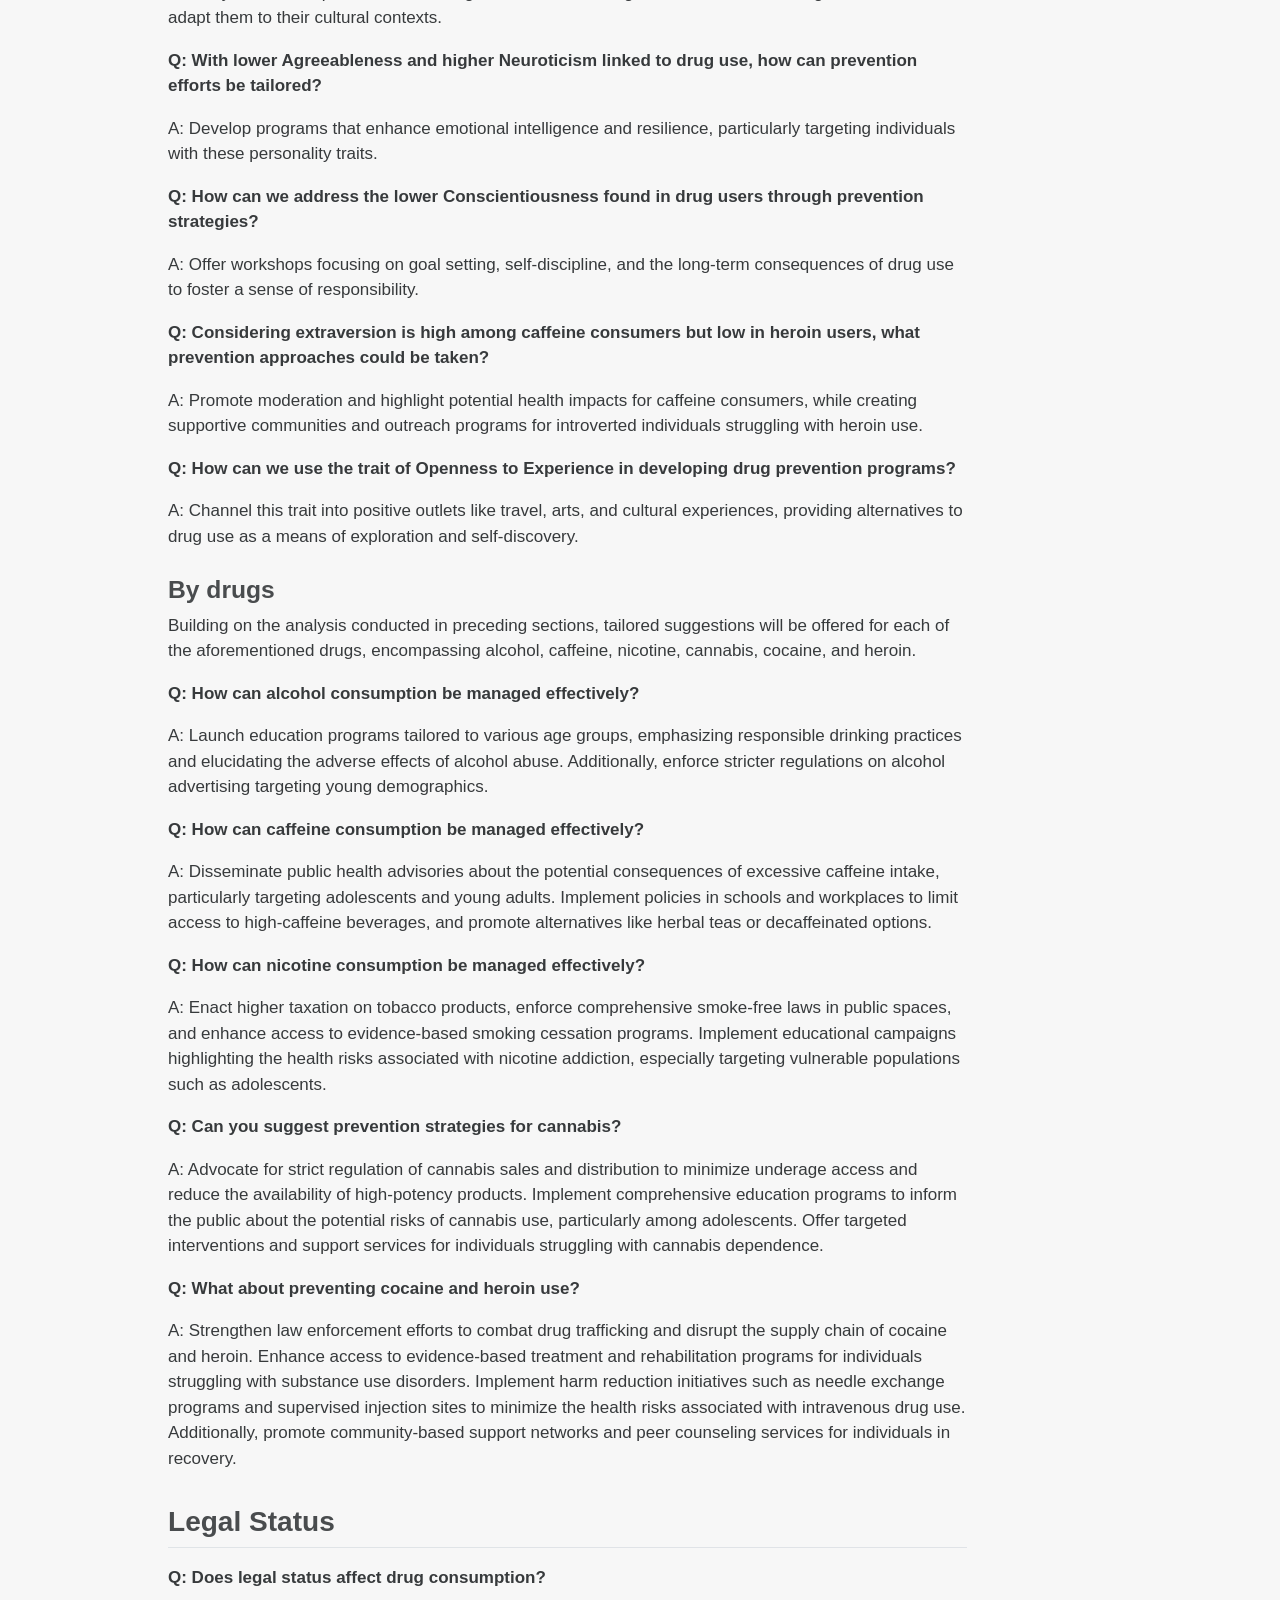
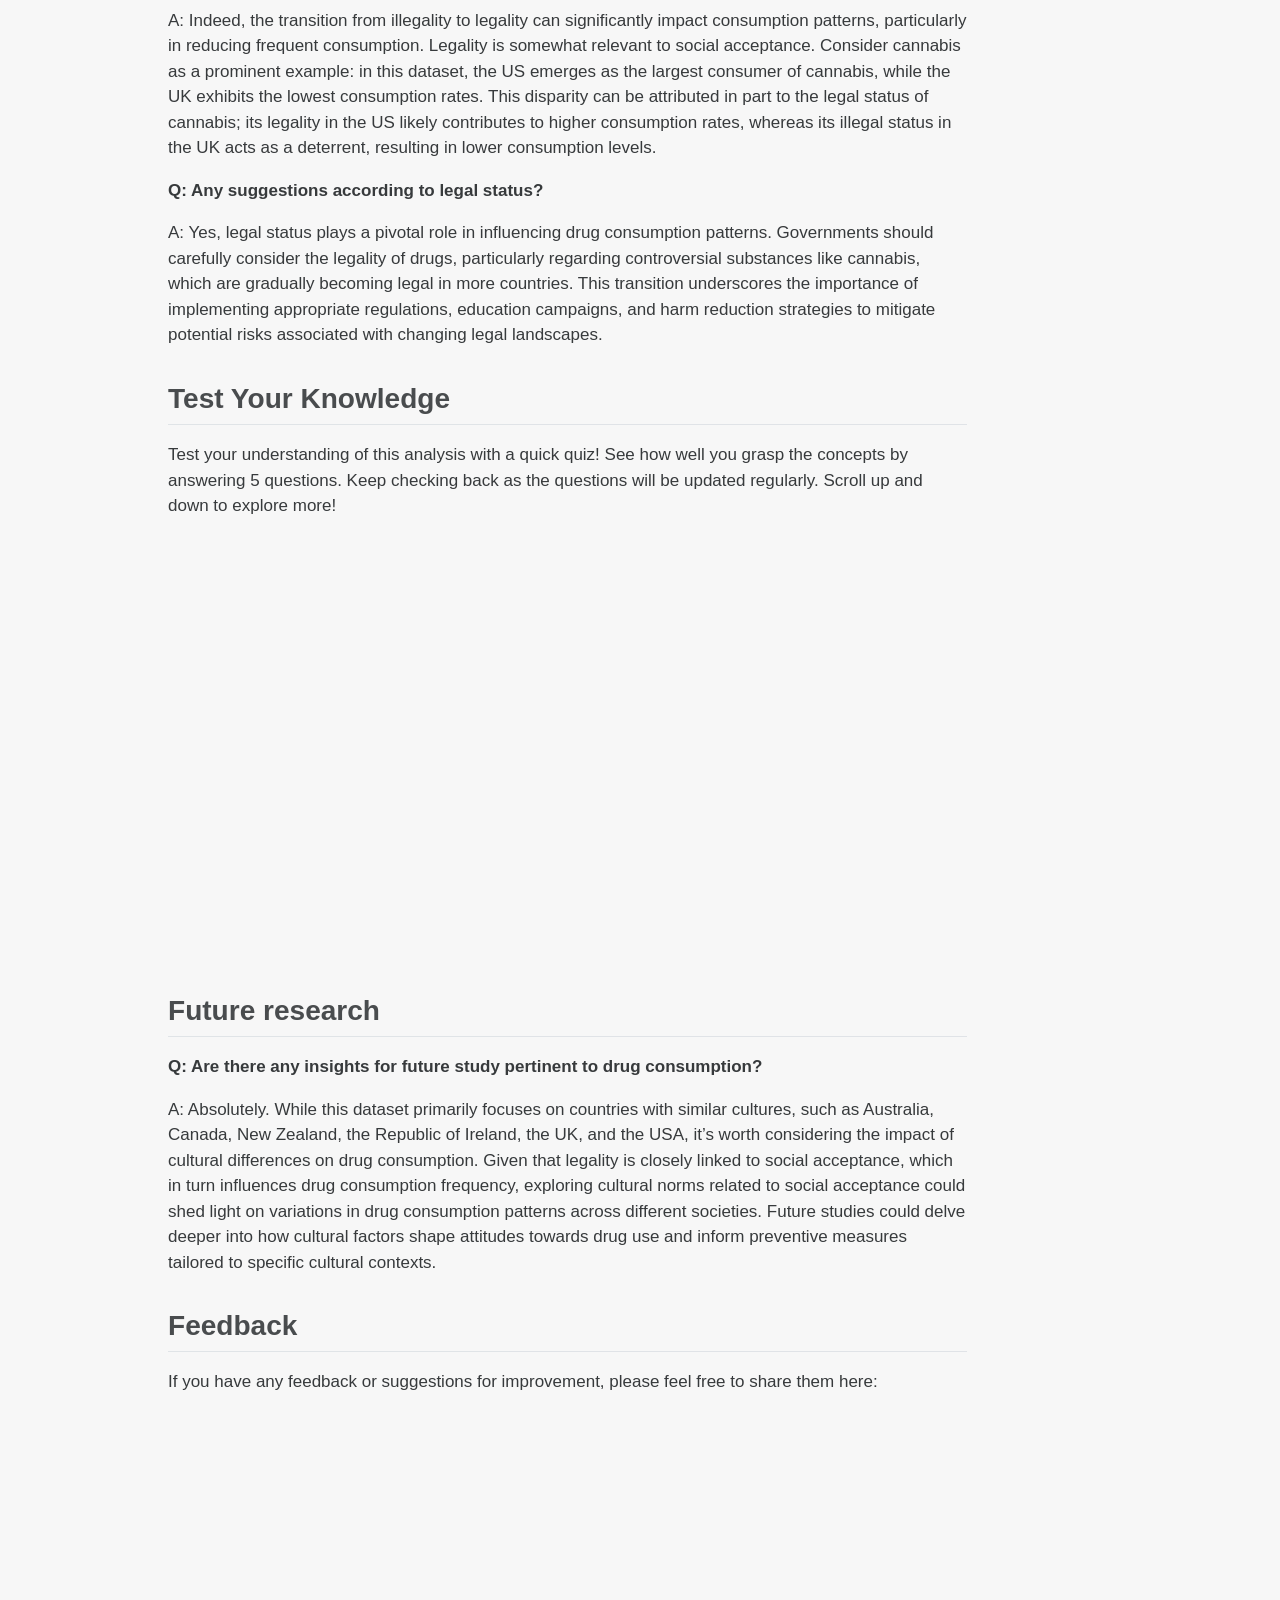
<file: docs/Conclusion.html>
<!DOCTYPE html>
<html xmlns="http://www.w3.org/1999/xhtml" lang="en" xml:lang="en"><head>

<meta charset="utf-8">
<meta name="generator" content="quarto-1.3.450">

<meta name="viewport" content="width=device-width, initial-scale=1.0, user-scalable=yes">


<title> 💊 Drug Consumption and Prevention  -  Conclusion </title>
<style>
code{white-space: pre-wrap;}
span.smallcaps{font-variant: small-caps;}
div.columns{display: flex; gap: min(4vw, 1.5em);}
div.column{flex: auto; overflow-x: auto;}
div.hanging-indent{margin-left: 1.5em; text-indent: -1.5em;}
ul.task-list{list-style: none;}
ul.task-list li input[type="checkbox"] {
  width: 0.8em;
  margin: 0 0.8em 0.2em -1em; /* quarto-specific, see https://github.com/quarto-dev/quarto-cli/issues/4556 */ 
  vertical-align: middle;
}
</style>


<script src="site_libs/quarto-nav/quarto-nav.js"></script>
<script src="site_libs/quarto-nav/headroom.min.js"></script>
<script src="site_libs/clipboard/clipboard.min.js"></script>
<script src="site_libs/quarto-search/autocomplete.umd.js"></script>
<script src="site_libs/quarto-search/fuse.min.js"></script>
<script src="site_libs/quarto-search/quarto-search.js"></script>
<meta name="quarto:offset" content="./">
<script src="site_libs/quarto-html/quarto.js"></script>
<script src="site_libs/quarto-html/popper.min.js"></script>
<script src="site_libs/quarto-html/tippy.umd.min.js"></script>
<script src="site_libs/quarto-html/anchor.min.js"></script>
<link href="site_libs/quarto-html/tippy.css" rel="stylesheet">
<link href="site_libs/quarto-html/quarto-syntax-highlighting.css" rel="stylesheet" id="quarto-text-highlighting-styles">
<script src="site_libs/bootstrap/bootstrap.min.js"></script>
<link href="site_libs/bootstrap/bootstrap-icons.css" rel="stylesheet">
<link href="site_libs/bootstrap/bootstrap.min.css" rel="stylesheet" id="quarto-bootstrap" data-mode="light">
<script id="quarto-search-options" type="application/json">{
  "location": "navbar",
  "copy-button": false,
  "collapse-after": 3,
  "panel-placement": "end",
  "type": "overlay",
  "limit": 20,
  "language": {
    "search-no-results-text": "No results",
    "search-matching-documents-text": "matching documents",
    "search-copy-link-title": "Copy link to search",
    "search-hide-matches-text": "Hide additional matches",
    "search-more-match-text": "more match in this document",
    "search-more-matches-text": "more matches in this document",
    "search-clear-button-title": "Clear",
    "search-detached-cancel-button-title": "Cancel",
    "search-submit-button-title": "Submit",
    "search-label": "Search"
  }
}</script>


<link rel="stylesheet" href="styles.css">
</head>

<body class="nav-fixed">

<div id="quarto-search-results"></div>
  <header id="quarto-header" class="headroom fixed-top">
    <nav class="navbar navbar-expand-lg navbar-dark ">
      <div class="navbar-container container-fluid">
      <div class="navbar-brand-container">
    <a class="navbar-brand" href="./index.html">
    <span class="navbar-title"><span style="font-size: 24px;"> 💊 Drug Consumption and Prevention </span></span>
    </a>
  </div>
            <div id="quarto-search" class="" title="Search"></div>
          <button class="navbar-toggler" type="button" data-bs-toggle="collapse" data-bs-target="#navbarCollapse" aria-controls="navbarCollapse" aria-expanded="false" aria-label="Toggle navigation" onclick="if (window.quartoToggleHeadroom) { window.quartoToggleHeadroom(); }">
  <span class="navbar-toggler-icon"></span>
</button>
          <div class="collapse navbar-collapse" id="navbarCollapse">
            <ul class="navbar-nav navbar-nav-scroll me-auto">
  <li class="nav-item dropdown ">
    <a class="nav-link dropdown-toggle" href="#" id="nav-menu-about" role="button" data-bs-toggle="dropdown" aria-expanded="false" rel="" target="">
 <span class="menu-text">About</span>
    </a>
    <ul class="dropdown-menu" aria-labelledby="nav-menu-about">    
        <li>
    <a class="dropdown-item" href="./index.html" rel="" target="">
 <span class="dropdown-text">Overview</span></a>
  </li>  
        <li>
    <a class="dropdown-item" href="./ResearchQuestion.html" rel="" target="">
 <span class="dropdown-text">Research Question</span></a>
  </li>  
    </ul>
  </li>
  <li class="nav-item dropdown ">
    <a class="nav-link dropdown-toggle" href="#" id="nav-menu-data-analysis" role="button" data-bs-toggle="dropdown" aria-expanded="false" rel="" target="">
 <span class="menu-text">Data Analysis</span>
    </a>
    <ul class="dropdown-menu" aria-labelledby="nav-menu-data-analysis">    
        <li>
    <a class="dropdown-item" href="./Univariate.html" rel="" target="">
 <span class="dropdown-text">Demographic Characteristics</span></a>
  </li>  
        <li>
    <a class="dropdown-item" href="./Personality.html" rel="" target="">
 <span class="dropdown-text">Psychological Traits</span></a>
  </li>  
    </ul>
  </li>
  <li class="nav-item">
    <a class="nav-link active" href="./Conclusion.html" rel="" target="" aria-current="page">
 <span class="menu-text">Conclusion</span></a>
  </li>  
</ul>
            <div class="quarto-navbar-tools ms-auto">
</div>
          </div> <!-- /navcollapse -->
      </div> <!-- /container-fluid -->
    </nav>
</header>
<!-- content -->
<div id="quarto-content" class="quarto-container page-columns page-rows-contents page-layout-article page-navbar">
<!-- sidebar -->
<!-- margin-sidebar -->
    <div id="quarto-margin-sidebar" class="sidebar margin-sidebar">
        <nav id="TOC" role="doc-toc" class="toc-active">
    <h2 id="toc-title">On this page</h2>
   
  <ul>
  <li><a href="#brief-summary" id="toc-brief-summary" class="nav-link active" data-scroll-target="#brief-summary">Brief Summary</a></li>
  <li><a href="#suggestions-for-prevention" id="toc-suggestions-for-prevention" class="nav-link" data-scroll-target="#suggestions-for-prevention">Suggestions for Prevention</a>
  <ul class="collapse">
  <li><a href="#by-factors" id="toc-by-factors" class="nav-link" data-scroll-target="#by-factors">By factors</a></li>
  <li><a href="#by-drugs" id="toc-by-drugs" class="nav-link" data-scroll-target="#by-drugs">By drugs</a></li>
  </ul></li>
  <li><a href="#legal-status" id="toc-legal-status" class="nav-link" data-scroll-target="#legal-status">Legal Status</a></li>
  <li><a href="#test-your-knowledge" id="toc-test-your-knowledge" class="nav-link" data-scroll-target="#test-your-knowledge">Test Your Knowledge</a></li>
  <li><a href="#future-research" id="toc-future-research" class="nav-link" data-scroll-target="#future-research">Future research</a></li>
  <li><a href="#feedback" id="toc-feedback" class="nav-link" data-scroll-target="#feedback">Feedback</a></li>
  </ul>
</nav>
    </div>
<!-- main -->
<main class="content" id="quarto-document-content">

<header id="title-block-header" class="quarto-title-block default">
<div class="quarto-title">
<h1 class="title"><span style="font-size: 30px;"> Conclusion </span></h1>
</div>



<div class="quarto-title-meta">

    
  
    
  </div>
  

</header>

<p>Let’s review the <strong>research question</strong> first.</p>
<p><span style="background-color:#fdfd96;">How do <a href="./Univariate.html">demographic characteristics</a> and <a href="./Personality.html">psychological traits</a> (i.e., personality) influence the frequency and type of drug consumption?</span></p>
<p>As the detailed pages have already summarized each finding under the respective subtitles, this conclusion section will adopt a more engaging Q&amp;A format. Please note that this page will be continuously updated. If you would like to contribute, please feel free to drop an email to the author or provide your feedback on the feedback panel at the bottom of this page!</p>
<section id="brief-summary" class="level2">
<h2 class="anchored" data-anchor-id="brief-summary">Brief Summary</h2>
<p><strong>Q: How do demographic characteristics and psychological traits influence the frequency and type of drug consumption?</strong></p>
<p>A: <em>Demographic characteristics play a significant role.</em> <strong>Age</strong>, particularly among individuals aged 18-24, correlates with higher and more frequent drug consumption. <strong>Gender</strong> differences are observed in nicotine and cannabis consumption, with males consuming significantly more. <strong>Educational background</strong> influences consumption of legal or controversial drugs, with higher education linked to lower nicotine and cannabis use. <strong>Country</strong>-wise variations exist, with the UK having notably lower consumption rates, especially for unhealthy substances like nicotine, cannabis, cocaine, and heroin.</p>
<p><em>Regarding personality traits do have relationship with drug consumption as well.</em> Consumers of nicotine, cannabis, cocaine, and heroin tend to score lower in <strong>Agreeableness</strong>, indicating lower empathy, and higher in <strong>Neuroticism</strong>, suggesting greater emotional instability. Nicotine, cannabis, and cocaine users also tend to score lower in <strong>Conscientiousness</strong>, while heroin users score higher, indicating differing levels of responsibility. Caffeine consumers tend to have higher <strong>Extraversion</strong> scores, while heroin consumers tend to have lower scores, indicating contrasting levels of extroversion. All drug consumers, except for alcohol, tend to score higher in <strong>Openness to Experience</strong>, indicating greater willingness to accept new experiences.</p>
<p>For information regarding the legal status of the drug and its consumption, please refer to the section on <a href="#legal-status">Legal Status</a>.</p>
</section>
<section id="suggestions-for-prevention" class="level2">
<h2 class="anchored" data-anchor-id="suggestions-for-prevention">Suggestions for Prevention</h2>
<section id="by-factors" class="level3">
<h3 class="anchored" data-anchor-id="by-factors">By factors</h3>
<p>This section will provide suggestions based on the analysis of each factor.</p>
<p><strong>Q: How can age-specific strategies be used to prevent drug use among 18-24-year-olds?</strong></p>
<p>A: Implement targeted education campaigns at universities and workplaces to raise awareness about the risks of drug use and develop age-appropriate intervention programs.</p>
<p><strong>Q: How can gender-specific prevention strategies be developed for nicotine and cannabis use?</strong></p>
<p>A: Create male-focused campaigns that address social and cultural influences on drug consumption and promote healthier stress management alternatives.</p>
<p><strong>Q: What role can educational institutions play in drug prevention, given the link between education levels and drug use?</strong></p>
<p>A: Integrate drug awareness and prevention into curricula and provide support services for students at risk of substance abuse.</p>
<p><strong>Q: Considering the UK’s lower drug consumption rates, what preventative measures could other countries learn from this?</strong></p>
<p>A: Analyze the UK’s public health strategies, such as strict regulation and effective drug education, and adapt them to their cultural contexts.</p>
<p><strong>Q: With lower Agreeableness and higher Neuroticism linked to drug use, how can prevention efforts be tailored?</strong></p>
<p>A: Develop programs that enhance emotional intelligence and resilience, particularly targeting individuals with these personality traits.</p>
<p><strong>Q: How can we address the lower Conscientiousness found in drug users through prevention strategies?</strong></p>
<p>A: Offer workshops focusing on goal setting, self-discipline, and the long-term consequences of drug use to foster a sense of responsibility.</p>
<p><strong>Q: Considering extraversion is high among caffeine consumers but low in heroin users, what prevention approaches could be taken?</strong></p>
<p>A: Promote moderation and highlight potential health impacts for caffeine consumers, while creating supportive communities and outreach programs for introverted individuals struggling with heroin use.</p>
<p><strong>Q: How can we use the trait of Openness to Experience in developing drug prevention programs?</strong></p>
<p>A: Channel this trait into positive outlets like travel, arts, and cultural experiences, providing alternatives to drug use as a means of exploration and self-discovery.</p>
</section>
<section id="by-drugs" class="level3">
<h3 class="anchored" data-anchor-id="by-drugs">By drugs</h3>
<p>Building on the analysis conducted in preceding sections, tailored suggestions will be offered for each of the aforementioned drugs, encompassing alcohol, caffeine, nicotine, cannabis, cocaine, and heroin.</p>
<p><strong>Q: How can alcohol consumption be managed effectively?</strong></p>
<p>A: Launch education programs tailored to various age groups, emphasizing responsible drinking practices and elucidating the adverse effects of alcohol abuse. Additionally, enforce stricter regulations on alcohol advertising targeting young demographics.</p>
<p><strong>Q: How can caffeine consumption be managed effectively?</strong></p>
<p>A: Disseminate public health advisories about the potential consequences of excessive caffeine intake, particularly targeting adolescents and young adults. Implement policies in schools and workplaces to limit access to high-caffeine beverages, and promote alternatives like herbal teas or decaffeinated options.</p>
<p><strong>Q: How can nicotine consumption be managed effectively?</strong></p>
<p>A: Enact higher taxation on tobacco products, enforce comprehensive smoke-free laws in public spaces, and enhance access to evidence-based smoking cessation programs. Implement educational campaigns highlighting the health risks associated with nicotine addiction, especially targeting vulnerable populations such as adolescents.</p>
<p><strong>Q: Can you suggest prevention strategies for cannabis?</strong></p>
<p>A: Advocate for strict regulation of cannabis sales and distribution to minimize underage access and reduce the availability of high-potency products. Implement comprehensive education programs to inform the public about the potential risks of cannabis use, particularly among adolescents. Offer targeted interventions and support services for individuals struggling with cannabis dependence.</p>
<p><strong>Q: What about preventing cocaine and heroin use?</strong></p>
<p>A: Strengthen law enforcement efforts to combat drug trafficking and disrupt the supply chain of cocaine and heroin. Enhance access to evidence-based treatment and rehabilitation programs for individuals struggling with substance use disorders. Implement harm reduction initiatives such as needle exchange programs and supervised injection sites to minimize the health risks associated with intravenous drug use. Additionally, promote community-based support networks and peer counseling services for individuals in recovery.</p>
</section>
</section>
<section id="legal-status" class="level2">
<h2 class="anchored" data-anchor-id="legal-status">Legal Status</h2>
<p><strong>Q: Does legal status affect drug consumption?</strong></p>
<p>A: Indeed, the transition from illegality to legality can significantly impact consumption patterns, particularly in reducing frequent consumption. Legality is somewhat relevant to social acceptance. Consider cannabis as a prominent example: in this dataset, the US emerges as the largest consumer of cannabis, while the UK exhibits the lowest consumption rates. This disparity can be attributed in part to the legal status of cannabis; its legality in the US likely contributes to higher consumption rates, whereas its illegal status in the UK acts as a deterrent, resulting in lower consumption levels.</p>
<p><strong>Q: Any suggestions according to legal status?</strong></p>
<p>A: Yes, legal status plays a pivotal role in influencing drug consumption patterns. Governments should carefully consider the legality of drugs, particularly regarding controversial substances like cannabis, which are gradually becoming legal in more countries. This transition underscores the importance of implementing appropriate regulations, education campaigns, and harm reduction strategies to mitigate potential risks associated with changing legal landscapes.</p>
</section>
<section id="test-your-knowledge" class="level2">
<h2 class="anchored" data-anchor-id="test-your-knowledge">Test Your Knowledge</h2>
<p>Test your understanding of this analysis with a quick quiz! See how well you grasp the concepts by answering 5 questions. Keep checking back as the questions will be updated regularly. Scroll up and down to explore more!</p>
<iframe height="400" width="100%" frameborder="no" src="https://yolanda699.shinyapps.io/app3/"> </iframe>
</section>
<section id="future-research" class="level2">
<h2 class="anchored" data-anchor-id="future-research">Future research</h2>
<p><strong>Q: Are there any insights for future study pertinent to drug consumption?</strong></p>
<p>A: Absolutely. While this dataset primarily focuses on countries with similar cultures, such as Australia, Canada, New Zealand, the Republic of Ireland, the UK, and the USA, it’s worth considering the impact of cultural differences on drug consumption. Given that legality is closely linked to social acceptance, which in turn influences drug consumption frequency, exploring cultural norms related to social acceptance could shed light on variations in drug consumption patterns across different societies. Future studies could delve deeper into how cultural factors shape attitudes towards drug use and inform preventive measures tailored to specific cultural contexts.</p>
</section>
<section id="feedback" class="level2">
<h2 class="anchored" data-anchor-id="feedback">Feedback</h2>
<p>If you have any feedback or suggestions for improvement, please feel free to share them here:</p>
<iframe height="50%" width="100%" frameborder="no" src="https://yolanda699.shinyapps.io/app2/"> </iframe>


</section>

</main> <!-- /main -->
<script id="quarto-html-after-body" type="application/javascript">
window.document.addEventListener("DOMContentLoaded", function (event) {
  const toggleBodyColorMode = (bsSheetEl) => {
    const mode = bsSheetEl.getAttribute("data-mode");
    const bodyEl = window.document.querySelector("body");
    if (mode === "dark") {
      bodyEl.classList.add("quarto-dark");
      bodyEl.classList.remove("quarto-light");
    } else {
      bodyEl.classList.add("quarto-light");
      bodyEl.classList.remove("quarto-dark");
    }
  }
  const toggleBodyColorPrimary = () => {
    const bsSheetEl = window.document.querySelector("link#quarto-bootstrap");
    if (bsSheetEl) {
      toggleBodyColorMode(bsSheetEl);
    }
  }
  toggleBodyColorPrimary();  
  const icon = "";
  const anchorJS = new window.AnchorJS();
  anchorJS.options = {
    placement: 'right',
    icon: icon
  };
  anchorJS.add('.anchored');
  const isCodeAnnotation = (el) => {
    for (const clz of el.classList) {
      if (clz.startsWith('code-annotation-')) {                     
        return true;
      }
    }
    return false;
  }
  const clipboard = new window.ClipboardJS('.code-copy-button', {
    text: function(trigger) {
      const codeEl = trigger.previousElementSibling.cloneNode(true);
      for (const childEl of codeEl.children) {
        if (isCodeAnnotation(childEl)) {
          childEl.remove();
        }
      }
      return codeEl.innerText;
    }
  });
  clipboard.on('success', function(e) {
    // button target
    const button = e.trigger;
    // don't keep focus
    button.blur();
    // flash "checked"
    button.classList.add('code-copy-button-checked');
    var currentTitle = button.getAttribute("title");
    button.setAttribute("title", "Copied!");
    let tooltip;
    if (window.bootstrap) {
      button.setAttribute("data-bs-toggle", "tooltip");
      button.setAttribute("data-bs-placement", "left");
      button.setAttribute("data-bs-title", "Copied!");
      tooltip = new bootstrap.Tooltip(button, 
        { trigger: "manual", 
          customClass: "code-copy-button-tooltip",
          offset: [0, -8]});
      tooltip.show();    
    }
    setTimeout(function() {
      if (tooltip) {
        tooltip.hide();
        button.removeAttribute("data-bs-title");
        button.removeAttribute("data-bs-toggle");
        button.removeAttribute("data-bs-placement");
      }
      button.setAttribute("title", currentTitle);
      button.classList.remove('code-copy-button-checked');
    }, 1000);
    // clear code selection
    e.clearSelection();
  });
  function tippyHover(el, contentFn) {
    const config = {
      allowHTML: true,
      content: contentFn,
      maxWidth: 500,
      delay: 100,
      arrow: false,
      appendTo: function(el) {
          return el.parentElement;
      },
      interactive: true,
      interactiveBorder: 10,
      theme: 'quarto',
      placement: 'bottom-start'
    };
    window.tippy(el, config); 
  }
  const noterefs = window.document.querySelectorAll('a[role="doc-noteref"]');
  for (var i=0; i<noterefs.length; i++) {
    const ref = noterefs[i];
    tippyHover(ref, function() {
      // use id or data attribute instead here
      let href = ref.getAttribute('data-footnote-href') || ref.getAttribute('href');
      try { href = new URL(href).hash; } catch {}
      const id = href.replace(/^#\/?/, "");
      const note = window.document.getElementById(id);
      return note.innerHTML;
    });
  }
      let selectedAnnoteEl;
      const selectorForAnnotation = ( cell, annotation) => {
        let cellAttr = 'data-code-cell="' + cell + '"';
        let lineAttr = 'data-code-annotation="' +  annotation + '"';
        const selector = 'span[' + cellAttr + '][' + lineAttr + ']';
        return selector;
      }
      const selectCodeLines = (annoteEl) => {
        const doc = window.document;
        const targetCell = annoteEl.getAttribute("data-target-cell");
        const targetAnnotation = annoteEl.getAttribute("data-target-annotation");
        const annoteSpan = window.document.querySelector(selectorForAnnotation(targetCell, targetAnnotation));
        const lines = annoteSpan.getAttribute("data-code-lines").split(",");
        const lineIds = lines.map((line) => {
          return targetCell + "-" + line;
        })
        let top = null;
        let height = null;
        let parent = null;
        if (lineIds.length > 0) {
            //compute the position of the single el (top and bottom and make a div)
            const el = window.document.getElementById(lineIds[0]);
            top = el.offsetTop;
            height = el.offsetHeight;
            parent = el.parentElement.parentElement;
          if (lineIds.length > 1) {
            const lastEl = window.document.getElementById(lineIds[lineIds.length - 1]);
            const bottom = lastEl.offsetTop + lastEl.offsetHeight;
            height = bottom - top;
          }
          if (top !== null && height !== null && parent !== null) {
            // cook up a div (if necessary) and position it 
            let div = window.document.getElementById("code-annotation-line-highlight");
            if (div === null) {
              div = window.document.createElement("div");
              div.setAttribute("id", "code-annotation-line-highlight");
              div.style.position = 'absolute';
              parent.appendChild(div);
            }
            div.style.top = top - 2 + "px";
            div.style.height = height + 4 + "px";
            let gutterDiv = window.document.getElementById("code-annotation-line-highlight-gutter");
            if (gutterDiv === null) {
              gutterDiv = window.document.createElement("div");
              gutterDiv.setAttribute("id", "code-annotation-line-highlight-gutter");
              gutterDiv.style.position = 'absolute';
              const codeCell = window.document.getElementById(targetCell);
              const gutter = codeCell.querySelector('.code-annotation-gutter');
              gutter.appendChild(gutterDiv);
            }
            gutterDiv.style.top = top - 2 + "px";
            gutterDiv.style.height = height + 4 + "px";
          }
          selectedAnnoteEl = annoteEl;
        }
      };
      const unselectCodeLines = () => {
        const elementsIds = ["code-annotation-line-highlight", "code-annotation-line-highlight-gutter"];
        elementsIds.forEach((elId) => {
          const div = window.document.getElementById(elId);
          if (div) {
            div.remove();
          }
        });
        selectedAnnoteEl = undefined;
      };
      // Attach click handler to the DT
      const annoteDls = window.document.querySelectorAll('dt[data-target-cell]');
      for (const annoteDlNode of annoteDls) {
        annoteDlNode.addEventListener('click', (event) => {
          const clickedEl = event.target;
          if (clickedEl !== selectedAnnoteEl) {
            unselectCodeLines();
            const activeEl = window.document.querySelector('dt[data-target-cell].code-annotation-active');
            if (activeEl) {
              activeEl.classList.remove('code-annotation-active');
            }
            selectCodeLines(clickedEl);
            clickedEl.classList.add('code-annotation-active');
          } else {
            // Unselect the line
            unselectCodeLines();
            clickedEl.classList.remove('code-annotation-active');
          }
        });
      }
  const findCites = (el) => {
    const parentEl = el.parentElement;
    if (parentEl) {
      const cites = parentEl.dataset.cites;
      if (cites) {
        return {
          el,
          cites: cites.split(' ')
        };
      } else {
        return findCites(el.parentElement)
      }
    } else {
      return undefined;
    }
  };
  var bibliorefs = window.document.querySelectorAll('a[role="doc-biblioref"]');
  for (var i=0; i<bibliorefs.length; i++) {
    const ref = bibliorefs[i];
    const citeInfo = findCites(ref);
    if (citeInfo) {
      tippyHover(citeInfo.el, function() {
        var popup = window.document.createElement('div');
        citeInfo.cites.forEach(function(cite) {
          var citeDiv = window.document.createElement('div');
          citeDiv.classList.add('hanging-indent');
          citeDiv.classList.add('csl-entry');
          var biblioDiv = window.document.getElementById('ref-' + cite);
          if (biblioDiv) {
            citeDiv.innerHTML = biblioDiv.innerHTML;
          }
          popup.appendChild(citeDiv);
        });
        return popup.innerHTML;
      });
    }
  }
});
</script>
</div> <!-- /content -->



</body></html>
</file>
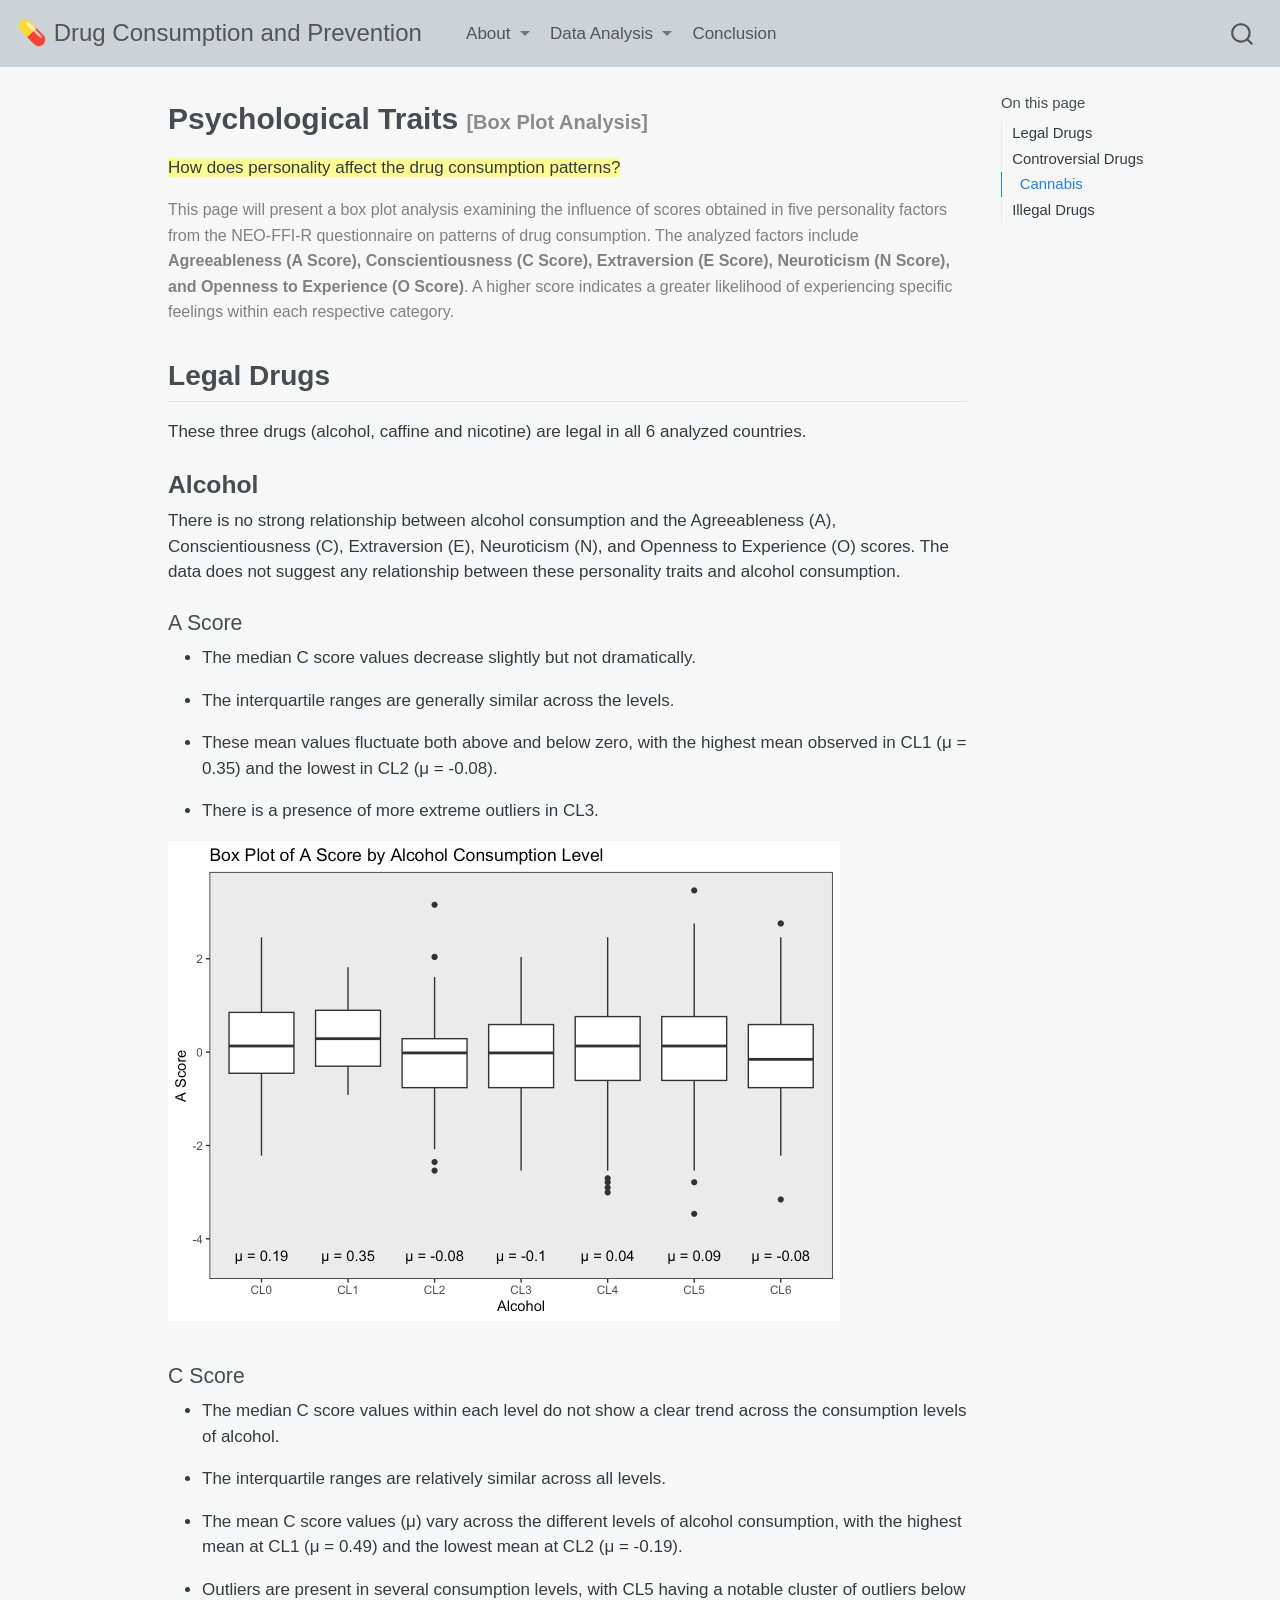
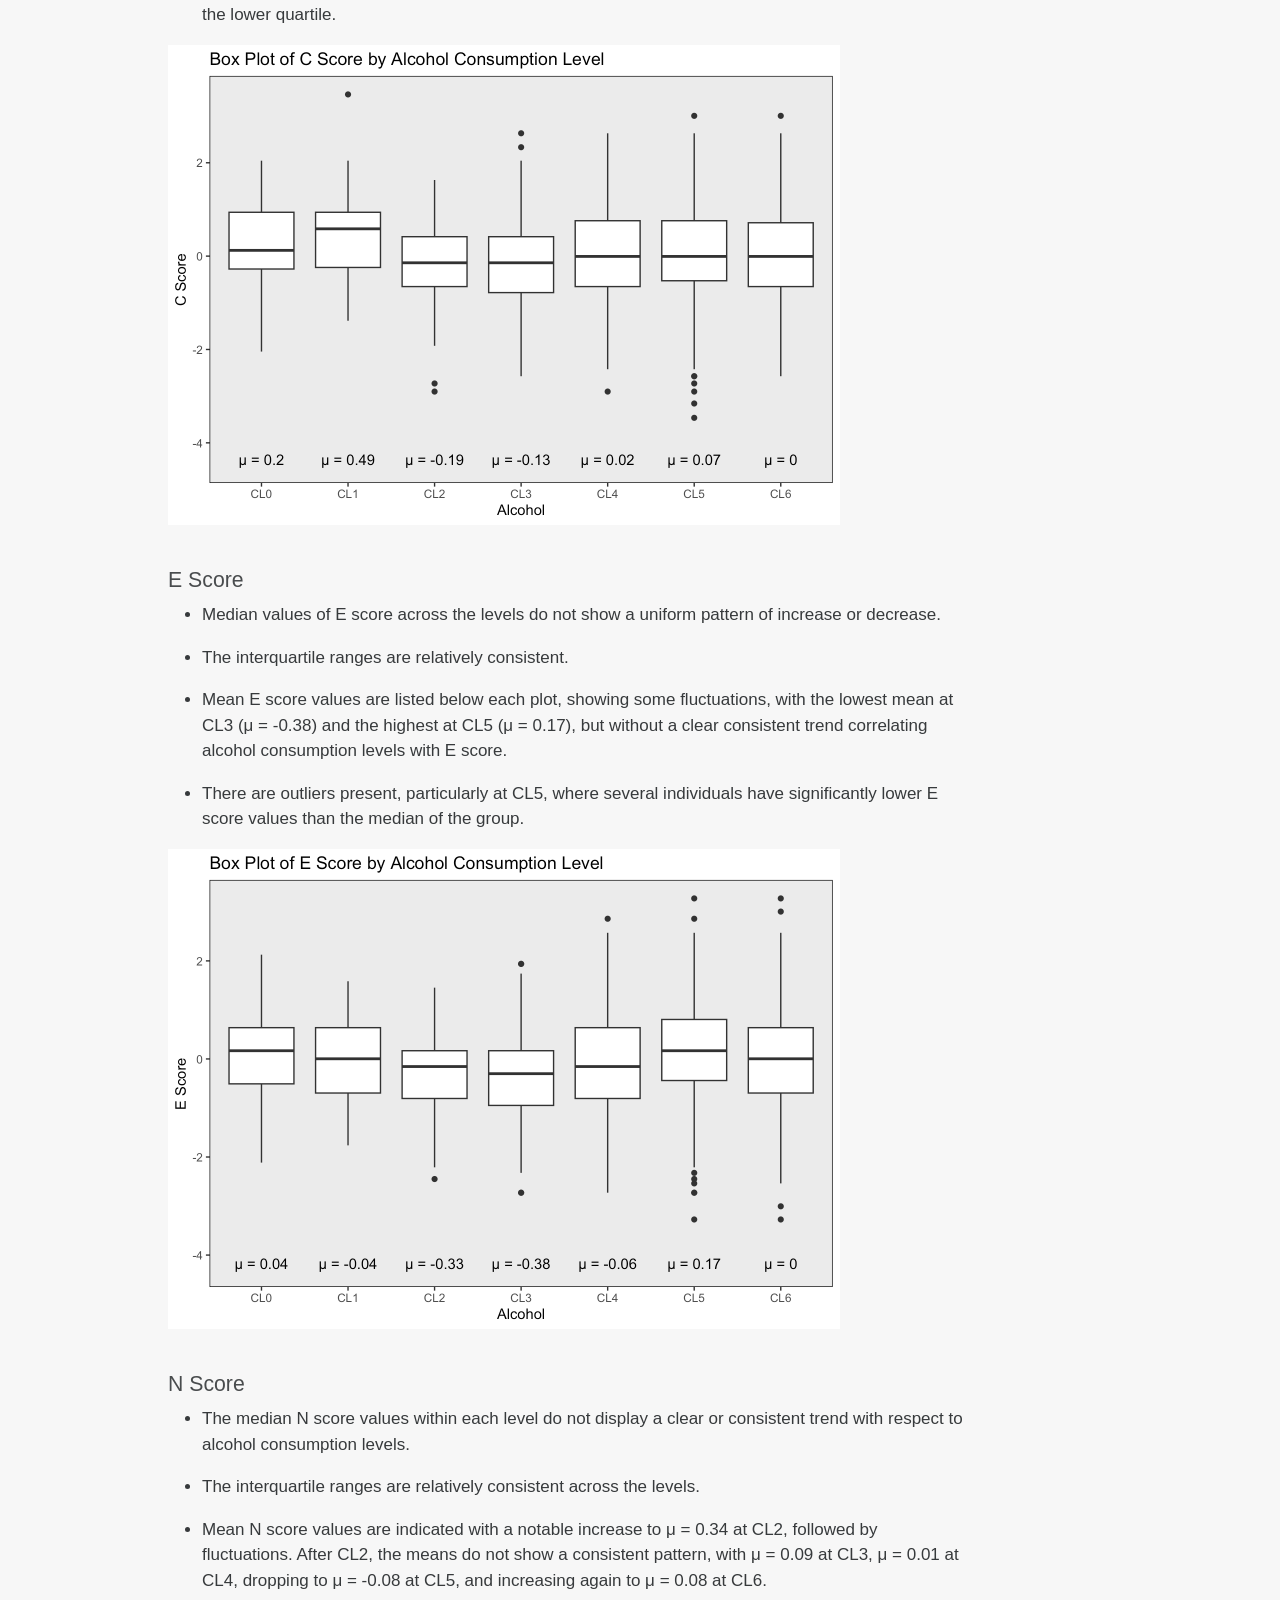
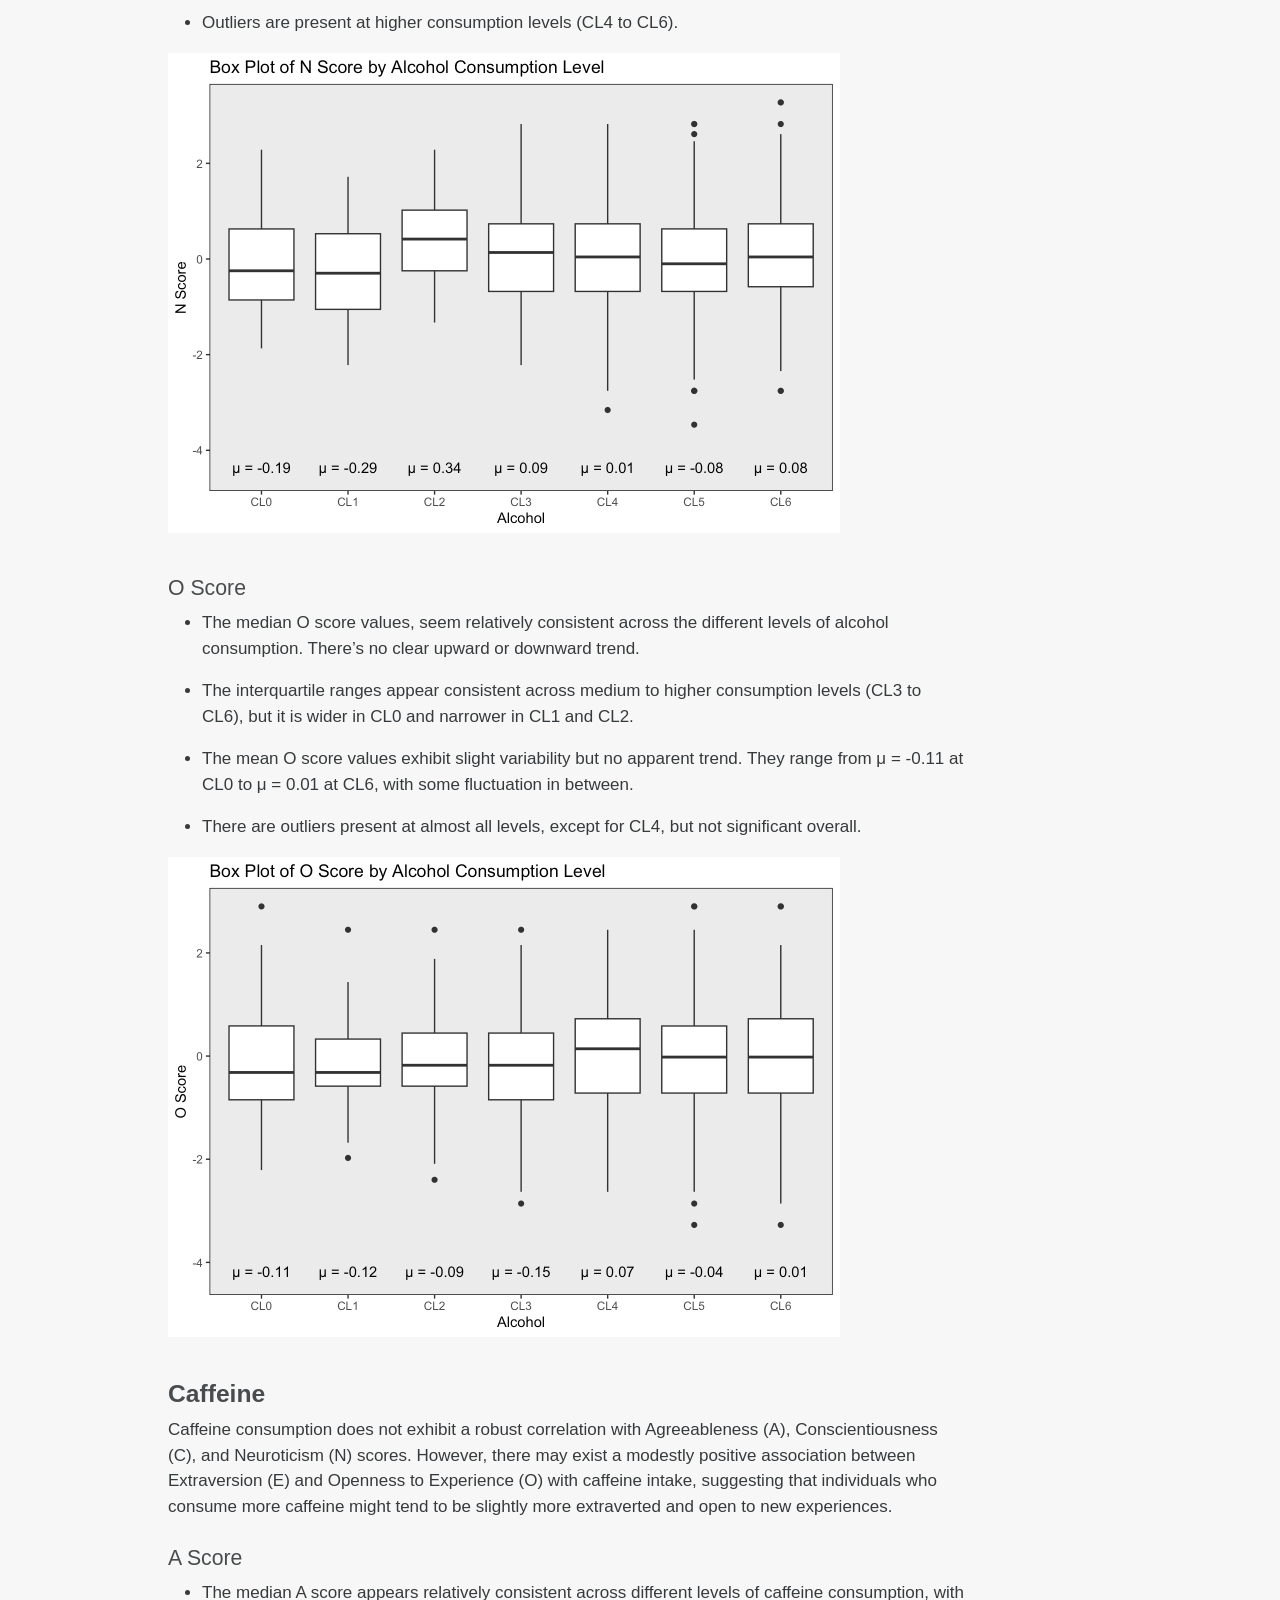
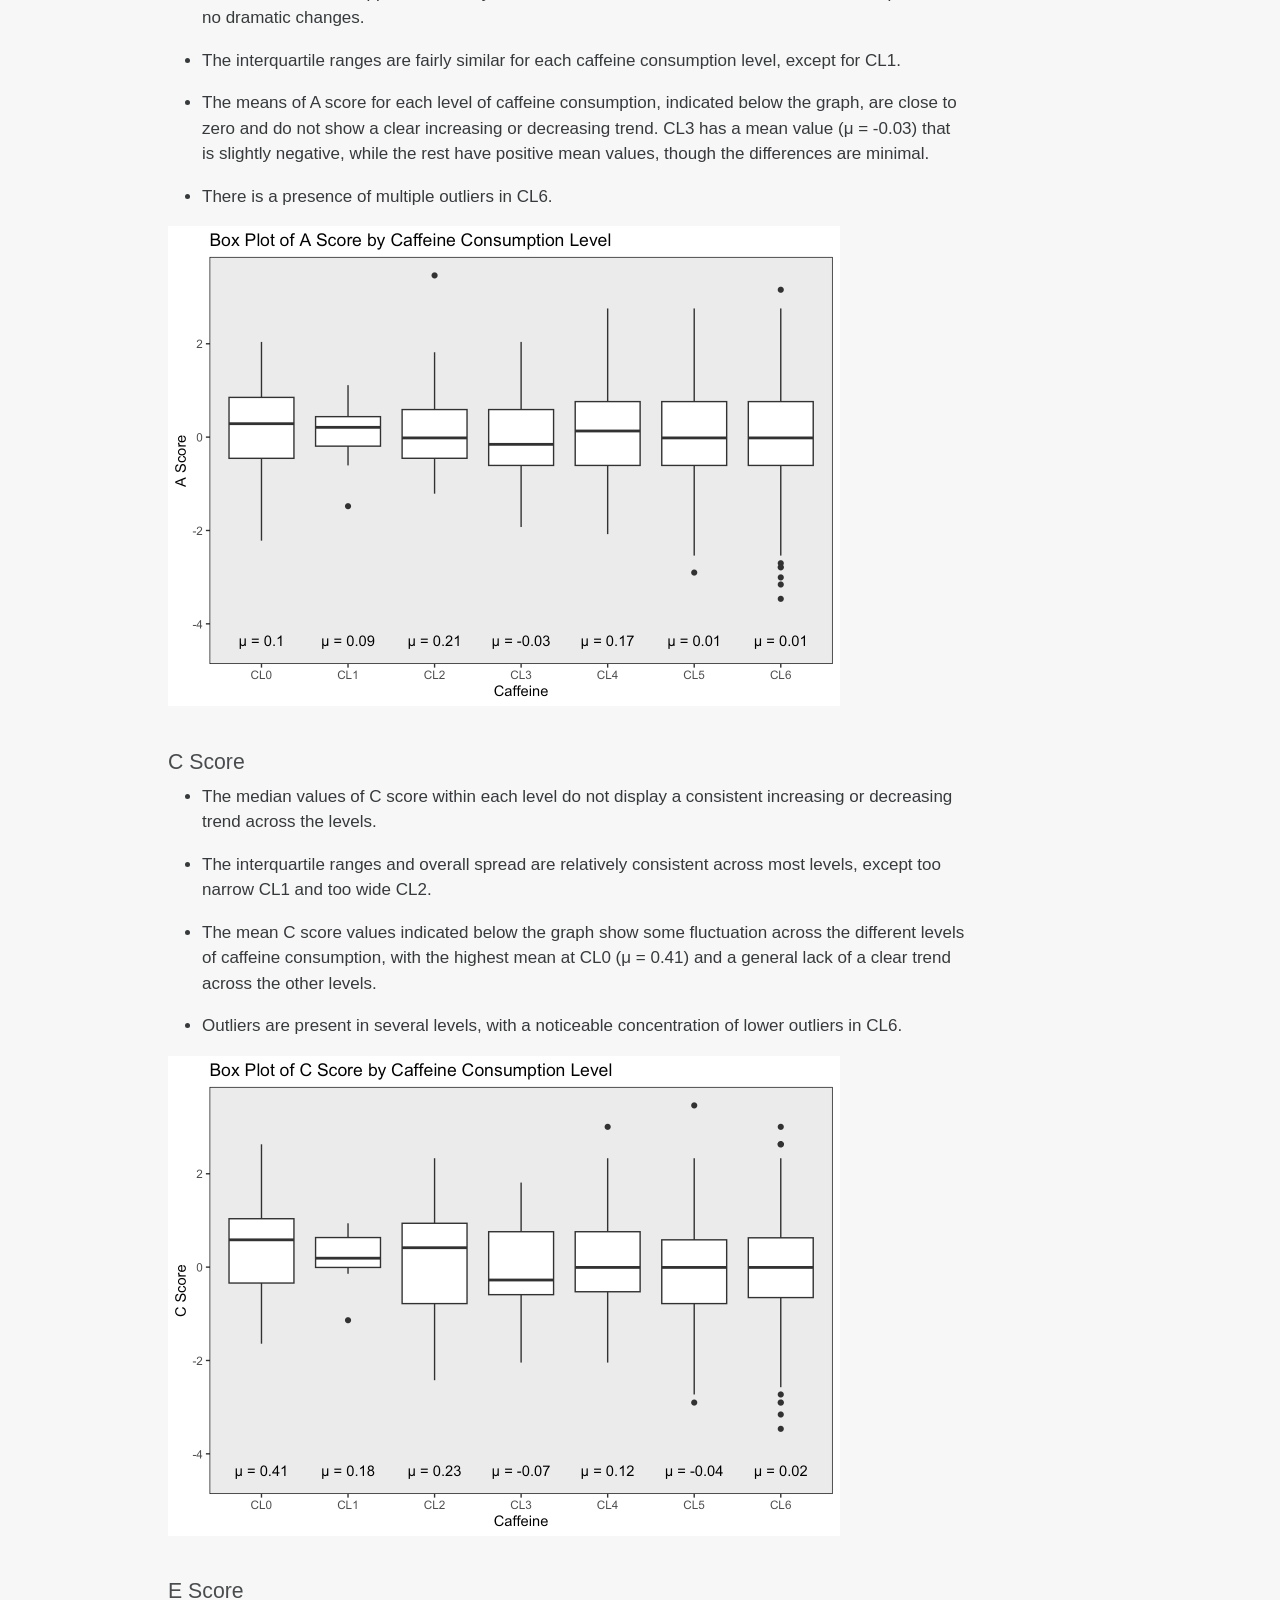
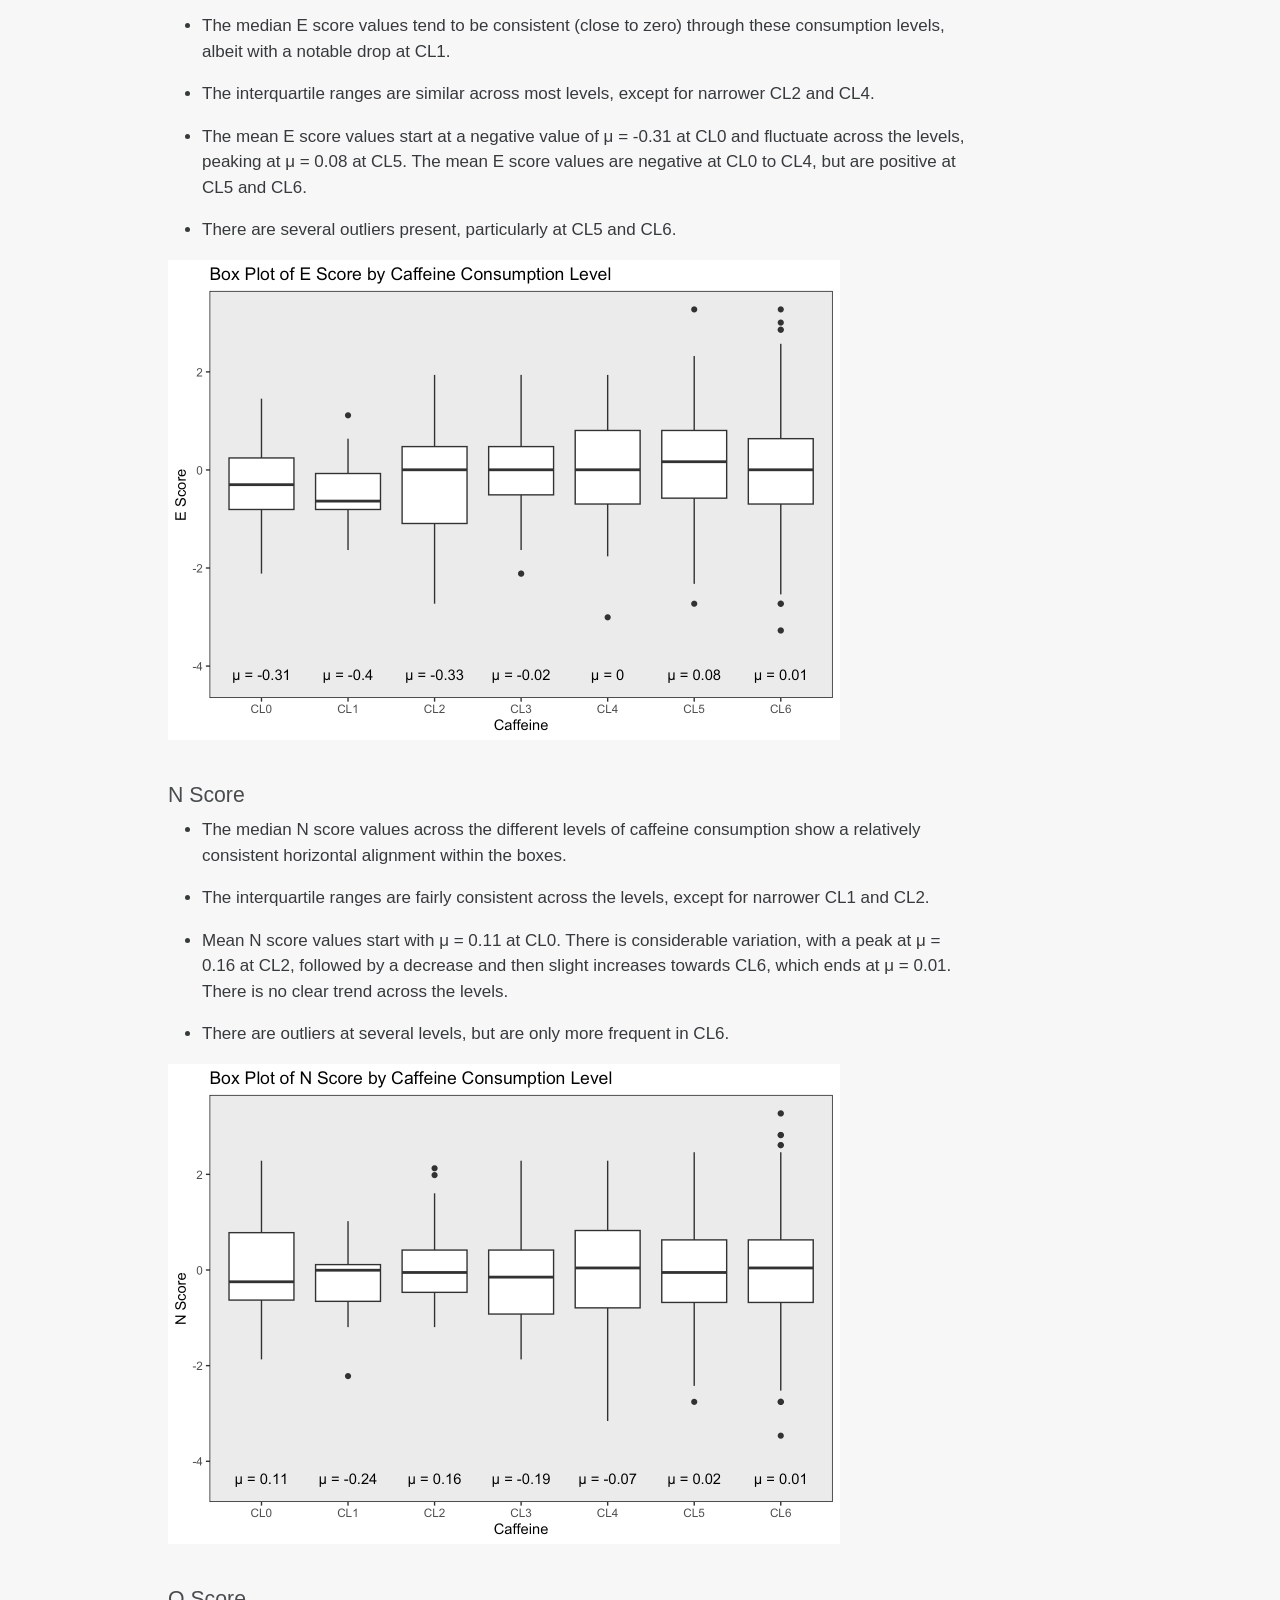
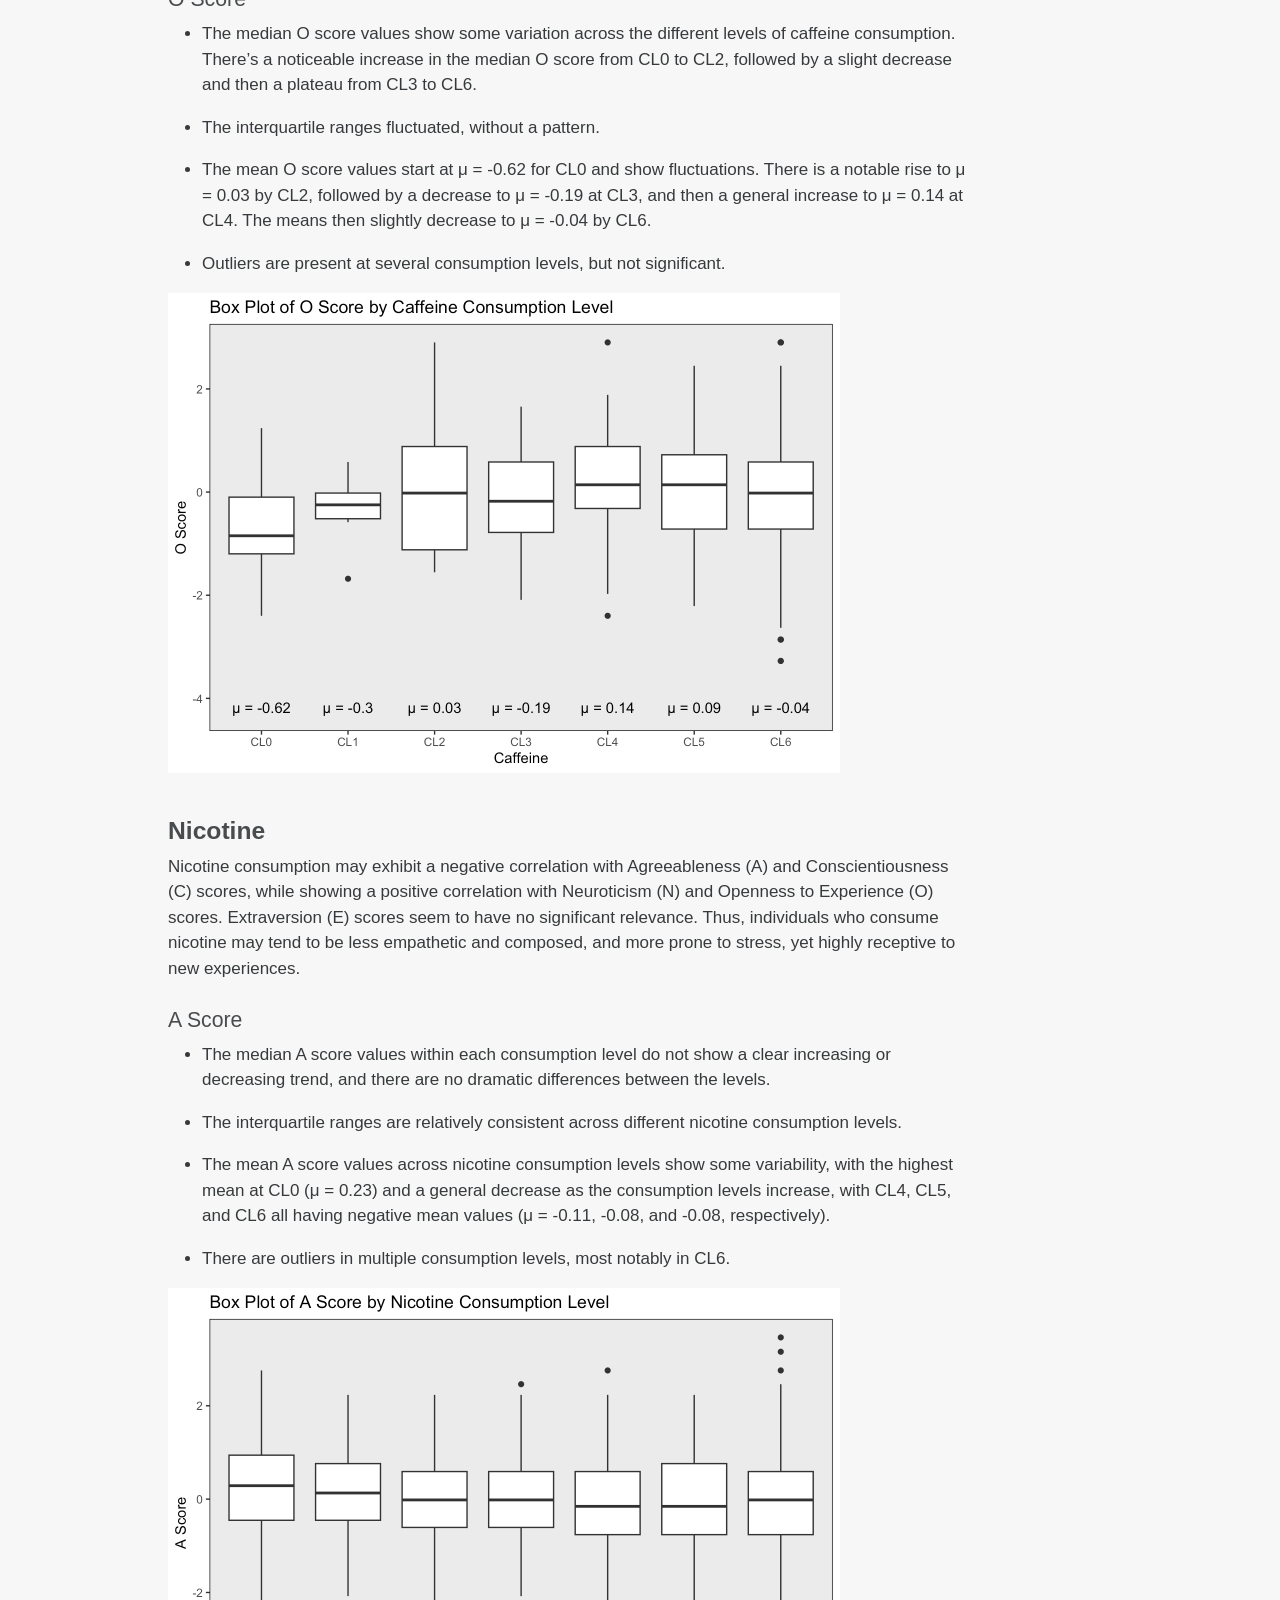
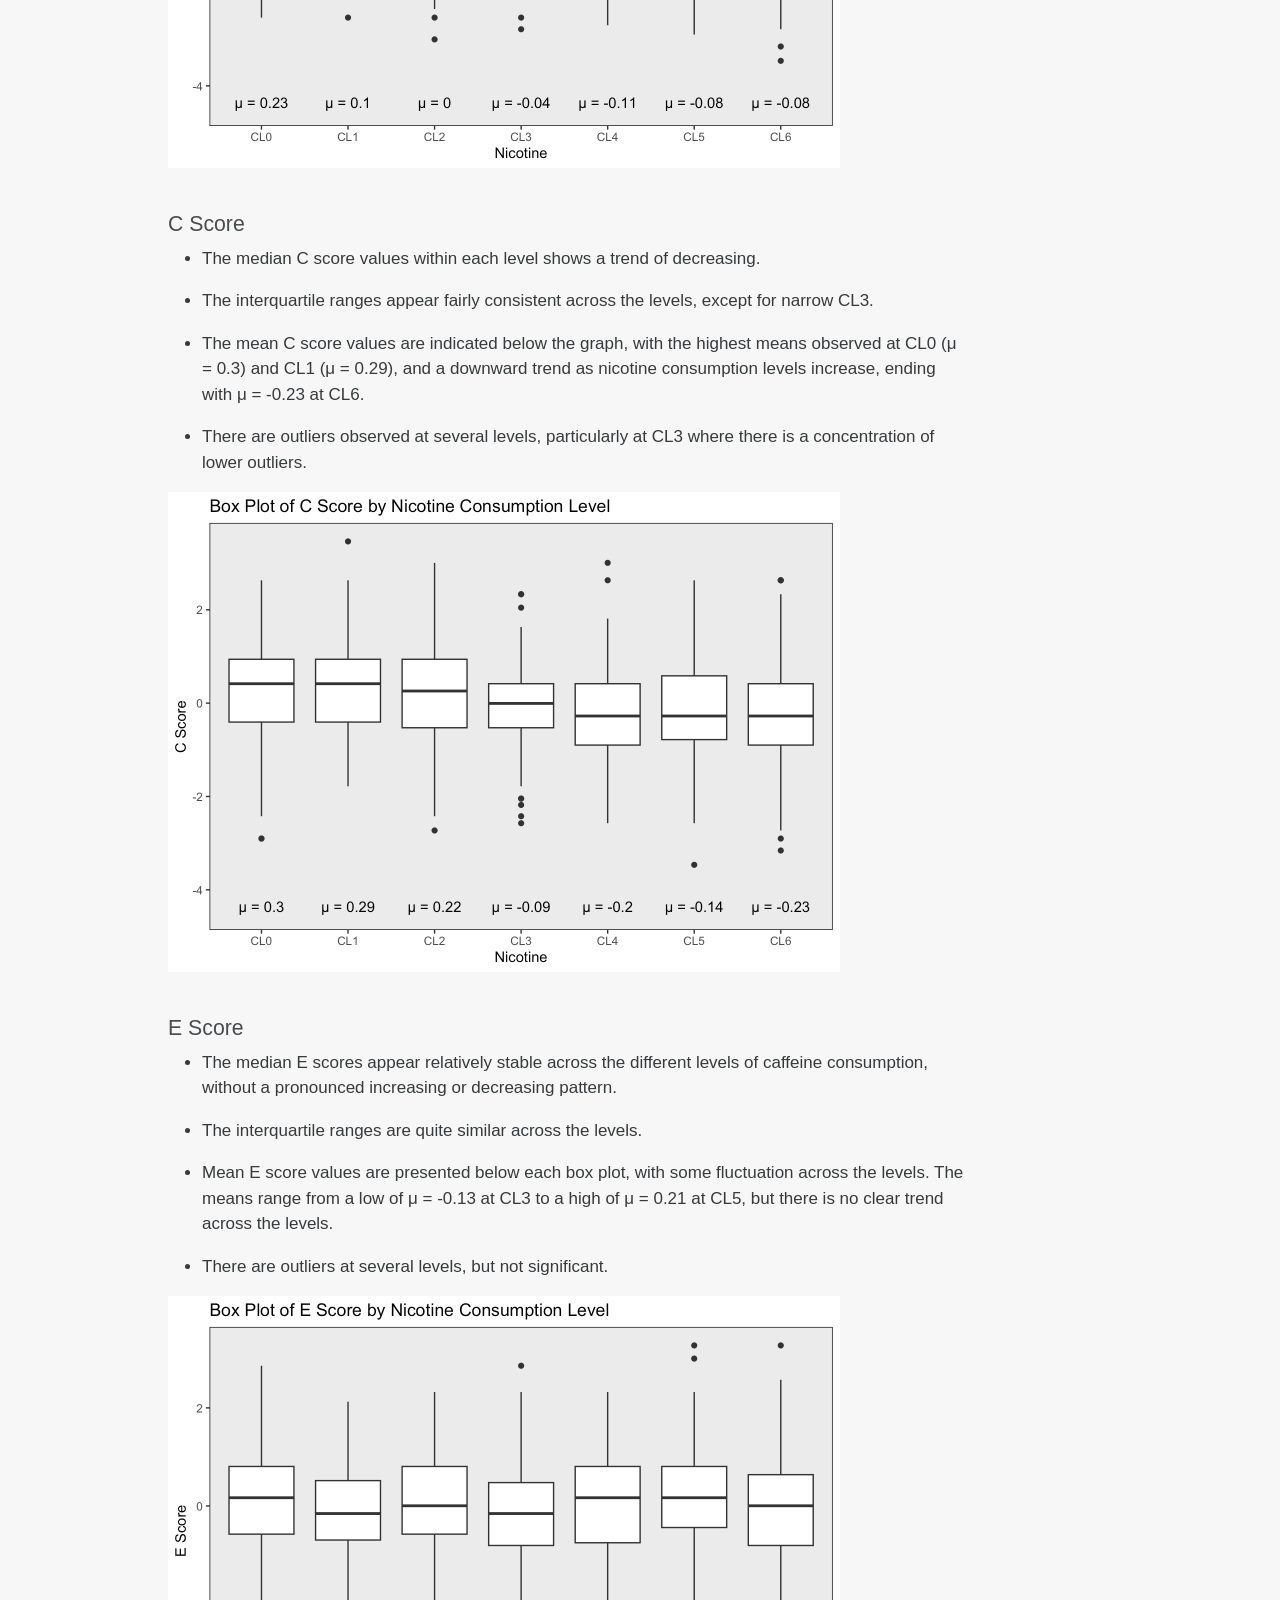
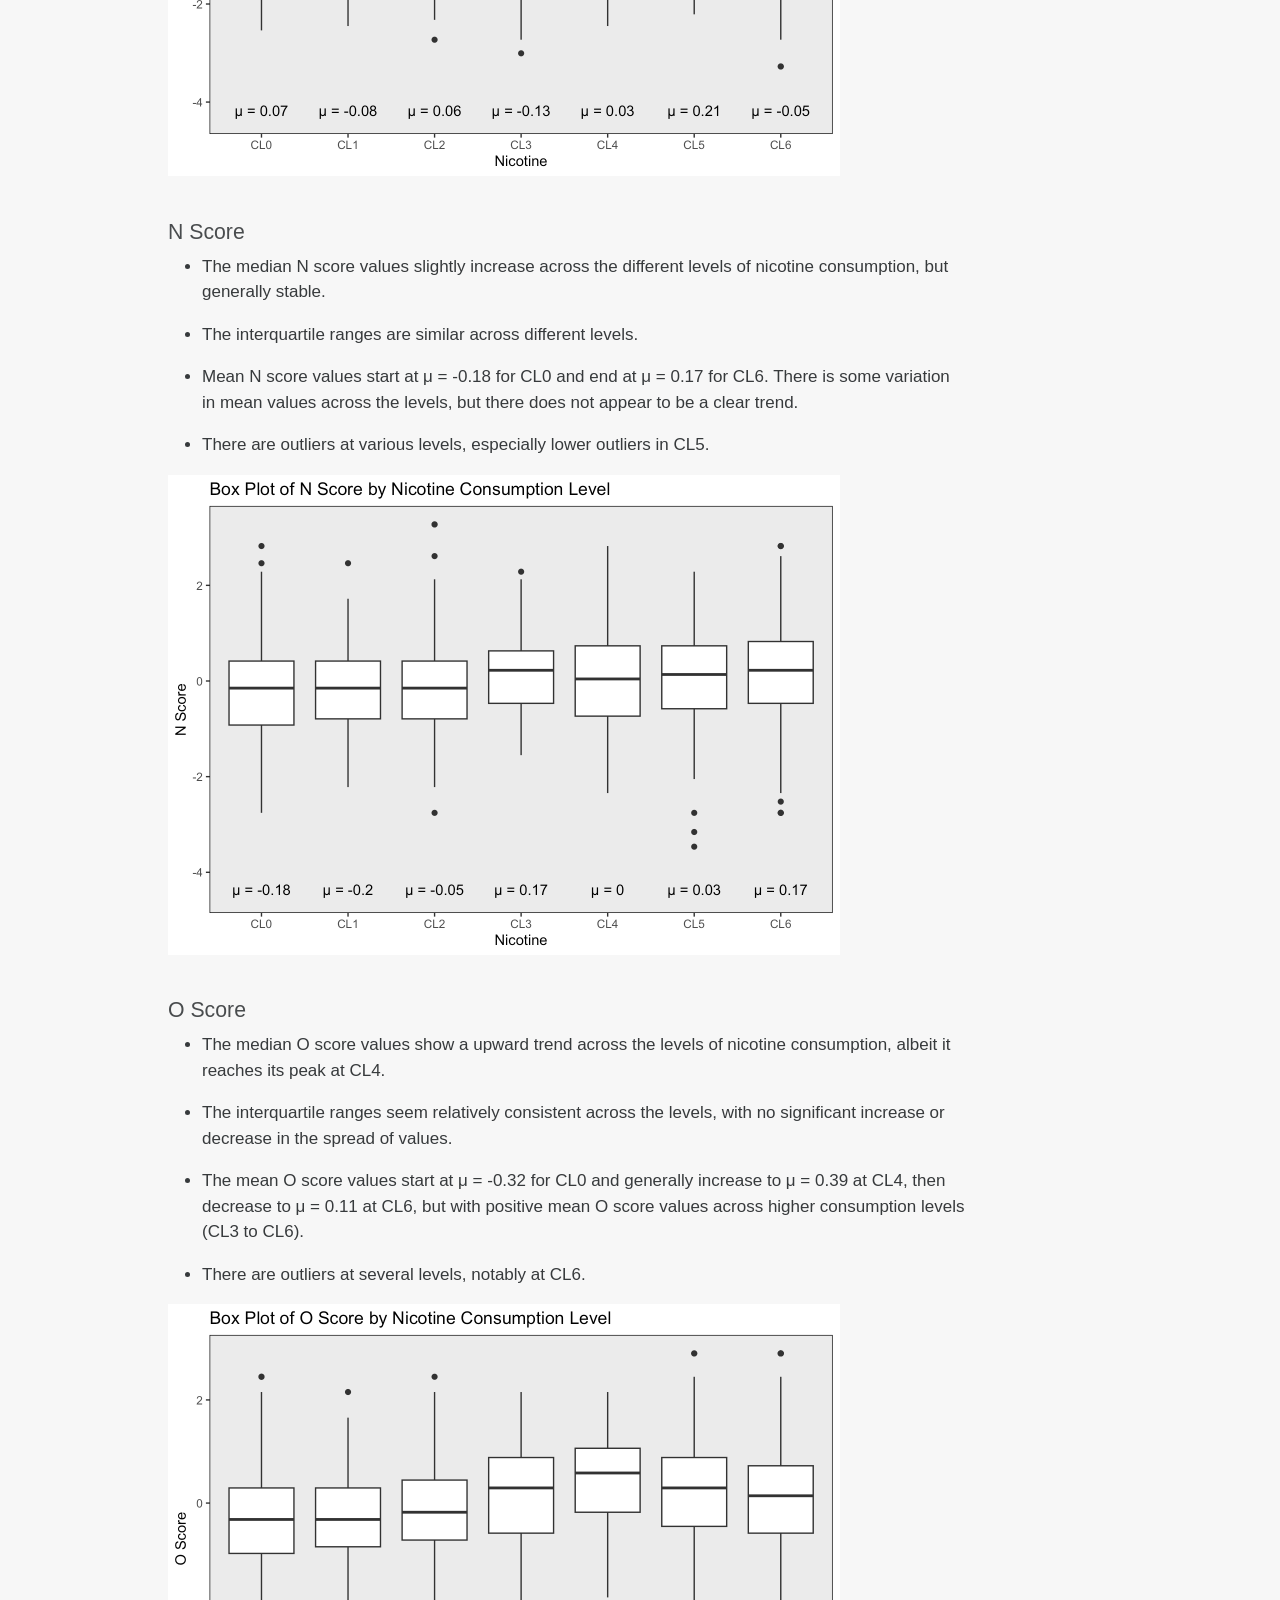
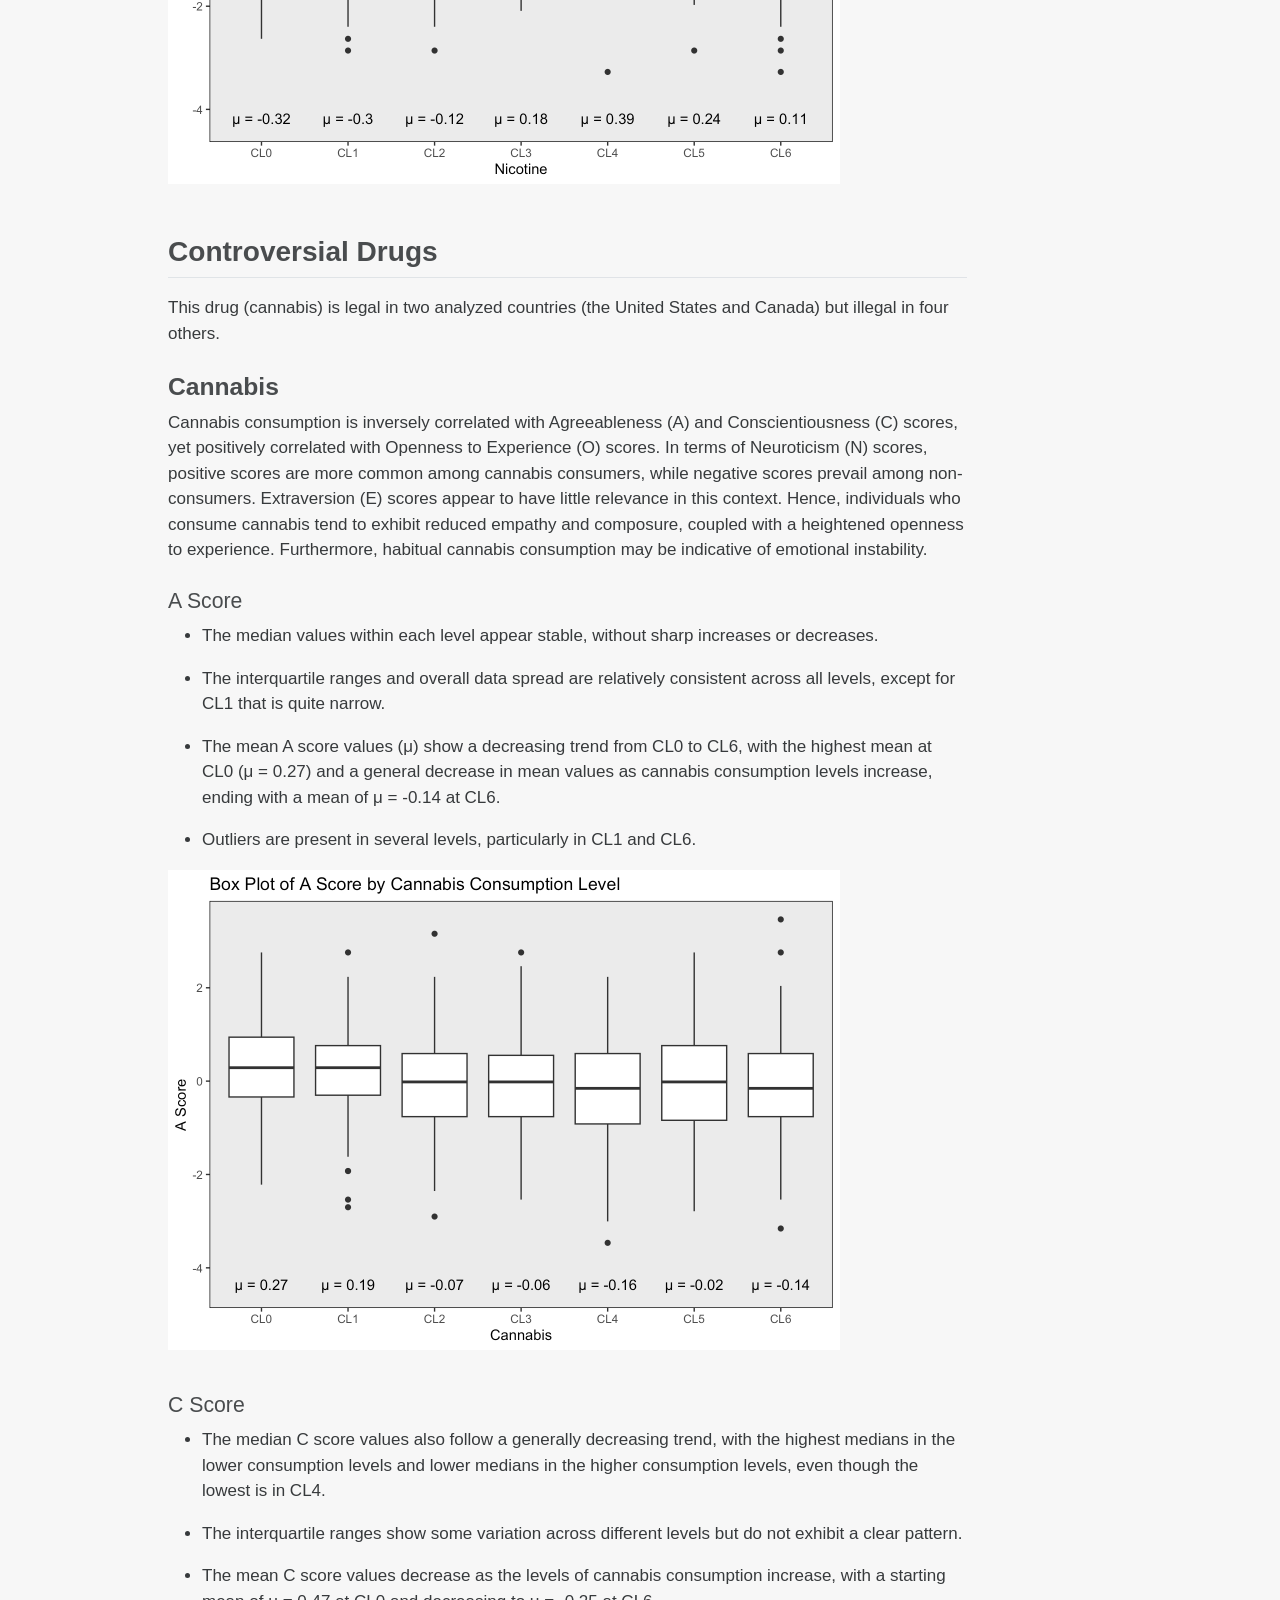
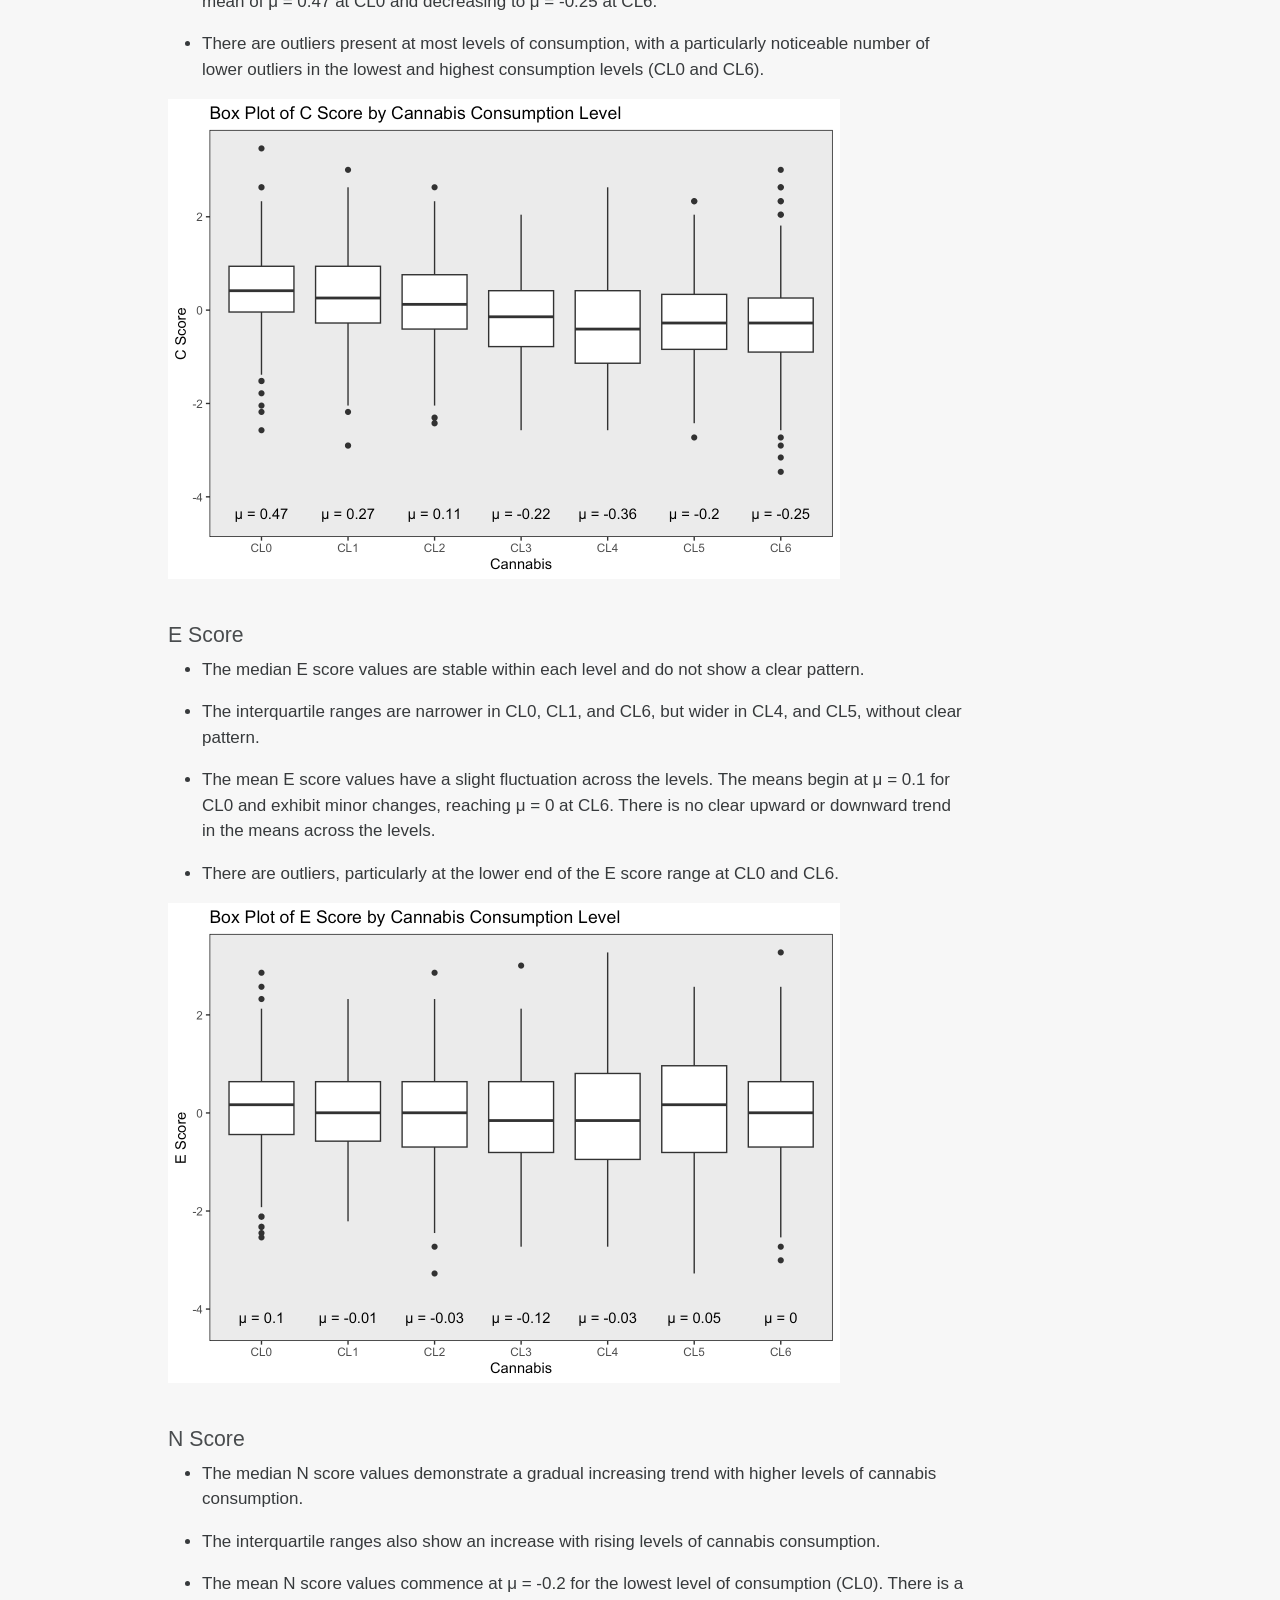
<file: docs/Personality.html>
<!DOCTYPE html>
<html xmlns="http://www.w3.org/1999/xhtml" lang="en" xml:lang="en"><head>

<meta charset="utf-8">
<meta name="generator" content="quarto-1.3.450">

<meta name="viewport" content="width=device-width, initial-scale=1.0, user-scalable=yes">


<title> 💊 Drug Consumption and Prevention  -  Psychological Traits  [Box Plot Analysis] </title>
<style>
code{white-space: pre-wrap;}
span.smallcaps{font-variant: small-caps;}
div.columns{display: flex; gap: min(4vw, 1.5em);}
div.column{flex: auto; overflow-x: auto;}
div.hanging-indent{margin-left: 1.5em; text-indent: -1.5em;}
ul.task-list{list-style: none;}
ul.task-list li input[type="checkbox"] {
  width: 0.8em;
  margin: 0 0.8em 0.2em -1em; /* quarto-specific, see https://github.com/quarto-dev/quarto-cli/issues/4556 */ 
  vertical-align: middle;
}
</style>


<script src="site_libs/quarto-nav/quarto-nav.js"></script>
<script src="site_libs/quarto-nav/headroom.min.js"></script>
<script src="site_libs/clipboard/clipboard.min.js"></script>
<script src="site_libs/quarto-search/autocomplete.umd.js"></script>
<script src="site_libs/quarto-search/fuse.min.js"></script>
<script src="site_libs/quarto-search/quarto-search.js"></script>
<meta name="quarto:offset" content="./">
<script src="site_libs/quarto-html/quarto.js"></script>
<script src="site_libs/quarto-html/popper.min.js"></script>
<script src="site_libs/quarto-html/tippy.umd.min.js"></script>
<script src="site_libs/quarto-html/anchor.min.js"></script>
<link href="site_libs/quarto-html/tippy.css" rel="stylesheet">
<link href="site_libs/quarto-html/quarto-syntax-highlighting.css" rel="stylesheet" id="quarto-text-highlighting-styles">
<script src="site_libs/bootstrap/bootstrap.min.js"></script>
<link href="site_libs/bootstrap/bootstrap-icons.css" rel="stylesheet">
<link href="site_libs/bootstrap/bootstrap.min.css" rel="stylesheet" id="quarto-bootstrap" data-mode="light">
<script id="quarto-search-options" type="application/json">{
  "location": "navbar",
  "copy-button": false,
  "collapse-after": 3,
  "panel-placement": "end",
  "type": "overlay",
  "limit": 20,
  "language": {
    "search-no-results-text": "No results",
    "search-matching-documents-text": "matching documents",
    "search-copy-link-title": "Copy link to search",
    "search-hide-matches-text": "Hide additional matches",
    "search-more-match-text": "more match in this document",
    "search-more-matches-text": "more matches in this document",
    "search-clear-button-title": "Clear",
    "search-detached-cancel-button-title": "Cancel",
    "search-submit-button-title": "Submit",
    "search-label": "Search"
  }
}</script>


<link rel="stylesheet" href="styles.css">
</head>

<body class="nav-fixed">

<div id="quarto-search-results"></div>
  <header id="quarto-header" class="headroom fixed-top">
    <nav class="navbar navbar-expand-lg navbar-dark ">
      <div class="navbar-container container-fluid">
      <div class="navbar-brand-container">
    <a class="navbar-brand" href="./index.html">
    <span class="navbar-title"><span style="font-size: 24px;"> 💊 Drug Consumption and Prevention </span></span>
    </a>
  </div>
            <div id="quarto-search" class="" title="Search"></div>
          <button class="navbar-toggler" type="button" data-bs-toggle="collapse" data-bs-target="#navbarCollapse" aria-controls="navbarCollapse" aria-expanded="false" aria-label="Toggle navigation" onclick="if (window.quartoToggleHeadroom) { window.quartoToggleHeadroom(); }">
  <span class="navbar-toggler-icon"></span>
</button>
          <div class="collapse navbar-collapse" id="navbarCollapse">
            <ul class="navbar-nav navbar-nav-scroll me-auto">
  <li class="nav-item dropdown ">
    <a class="nav-link dropdown-toggle" href="#" id="nav-menu-about" role="button" data-bs-toggle="dropdown" aria-expanded="false" rel="" target="">
 <span class="menu-text">About</span>
    </a>
    <ul class="dropdown-menu" aria-labelledby="nav-menu-about">    
        <li>
    <a class="dropdown-item" href="./index.html" rel="" target="">
 <span class="dropdown-text">Overview</span></a>
  </li>  
        <li>
    <a class="dropdown-item" href="./ResearchQuestion.html" rel="" target="">
 <span class="dropdown-text">Research Question</span></a>
  </li>  
    </ul>
  </li>
  <li class="nav-item dropdown ">
    <a class="nav-link dropdown-toggle" href="#" id="nav-menu-data-analysis" role="button" data-bs-toggle="dropdown" aria-expanded="false" rel="" target="">
 <span class="menu-text">Data Analysis</span>
    </a>
    <ul class="dropdown-menu" aria-labelledby="nav-menu-data-analysis">    
        <li>
    <a class="dropdown-item" href="./Univariate.html" rel="" target="">
 <span class="dropdown-text">Demographic Characteristics</span></a>
  </li>  
        <li>
    <a class="dropdown-item" href="./Personality.html" rel="" target="">
 <span class="dropdown-text">Psychological Traits</span></a>
  </li>  
    </ul>
  </li>
  <li class="nav-item">
    <a class="nav-link" href="./Conclusion.html" rel="" target="">
 <span class="menu-text">Conclusion</span></a>
  </li>  
</ul>
            <div class="quarto-navbar-tools ms-auto">
</div>
          </div> <!-- /navcollapse -->
      </div> <!-- /container-fluid -->
    </nav>
</header>
<!-- content -->
<div id="quarto-content" class="quarto-container page-columns page-rows-contents page-layout-article page-navbar">
<!-- sidebar -->
<!-- margin-sidebar -->
    <div id="quarto-margin-sidebar" class="sidebar margin-sidebar">
        <nav id="TOC" role="doc-toc" class="toc-active">
    <h2 id="toc-title">On this page</h2>
   
  <ul>
  <li><a href="#legal-drugs" id="toc-legal-drugs" class="nav-link active" data-scroll-target="#legal-drugs"><strong>Legal</strong> Drugs</a>
  <ul class="collapse">
  <li><a href="#alcohol" id="toc-alcohol" class="nav-link" data-scroll-target="#alcohol">Alcohol</a></li>
  <li><a href="#caffeine" id="toc-caffeine" class="nav-link" data-scroll-target="#caffeine">Caffeine</a></li>
  <li><a href="#nicotine" id="toc-nicotine" class="nav-link" data-scroll-target="#nicotine">Nicotine</a></li>
  </ul></li>
  <li><a href="#controversial-drugs" id="toc-controversial-drugs" class="nav-link" data-scroll-target="#controversial-drugs"><strong>Controversial</strong> Drugs</a>
  <ul class="collapse">
  <li><a href="#cannabis" id="toc-cannabis" class="nav-link" data-scroll-target="#cannabis">Cannabis</a></li>
  </ul></li>
  <li><a href="#illegal-drugs" id="toc-illegal-drugs" class="nav-link" data-scroll-target="#illegal-drugs"><strong>Illegal</strong> Drugs</a>
  <ul class="collapse">
  <li><a href="#cocaine" id="toc-cocaine" class="nav-link" data-scroll-target="#cocaine">Cocaine</a></li>
  <li><a href="#heroin" id="toc-heroin" class="nav-link" data-scroll-target="#heroin">Heroin</a></li>
  </ul></li>
  </ul>
</nav>
    </div>
<!-- main -->
<main class="content" id="quarto-document-content">

<header id="title-block-header" class="quarto-title-block default">
<div class="quarto-title">
<h1 class="title"><span style="font-size: 30px;"> Psychological Traits </span> <span style="font-size: 20px; color:gray;">[Box Plot Analysis] </span></h1>
</div>



<div class="quarto-title-meta">

    
  
    
  </div>
  

</header>

<p><span style="background-color:#fdfd96;">How does personality affect the drug consumption patterns?</span></p>
<p><span style="font-size: 12pt; color: gray;">This page will present a box plot analysis examining the influence of scores obtained in five personality factors from the NEO-FFI-R questionnaire on patterns of drug consumption. The analyzed factors include <strong>Agreeableness (A Score), Conscientiousness (C Score), Extraversion (E Score), Neuroticism (N Score), and Openness to Experience (O Score)</strong>. A higher score indicates a greater likelihood of experiencing specific feelings within each respective category.</span></p>
<section id="legal-drugs" class="level2">
<h2 class="anchored" data-anchor-id="legal-drugs"><strong>Legal</strong> Drugs</h2>
<p>These three drugs (alcohol, caffine and nicotine) are legal in all 6 analyzed countries.</p>
<section id="alcohol" class="level3">
<h3 class="anchored" data-anchor-id="alcohol">Alcohol</h3>
<p>There is no strong relationship between alcohol consumption and the Agreeableness (A), Conscientiousness (C), Extraversion (E), Neuroticism (N), and Openness to Experience (O) scores. The data does not suggest any relationship between these personality traits and alcohol consumption.</p>
<section id="a-score" class="level4">
<h4 class="anchored" data-anchor-id="a-score">A Score</h4>
<ul>
<li><p>The median C score values decrease slightly but not dramatically.</p></li>
<li><p>The interquartile ranges are generally similar across the levels.</p></li>
<li><p>These mean values fluctuate both above and below zero, with the highest mean observed in CL1 (μ = 0.35) and the lowest in CL2 (μ = -0.08).</p></li>
<li><p>There is a presence of more extreme outliers in CL3.</p></li>
</ul>
<div class="cell">
<div class="cell-output-display">
<p><img src="Personality_files/figure-html/unnamed-chunk-2-1.png" class="img-fluid" width="672"></p>
</div>
</div>
</section>
<section id="c-score" class="level4">
<h4 class="anchored" data-anchor-id="c-score">C Score</h4>
<ul>
<li><p>The median C score values within each level do not show a clear trend across the consumption levels of alcohol.</p></li>
<li><p>The interquartile ranges are relatively similar across all levels.</p></li>
<li><p>The mean C score values (μ) vary across the different levels of alcohol consumption, with the highest mean at CL1 (μ = 0.49) and the lowest mean at CL2 (μ = -0.19).</p></li>
<li><p>Outliers are present in several consumption levels, with CL5 having a notable cluster of outliers below the lower quartile.</p></li>
</ul>
<div class="cell">
<div class="cell-output-display">
<p><img src="Personality_files/figure-html/unnamed-chunk-3-1.png" class="img-fluid" width="672"></p>
</div>
</div>
</section>
<section id="e-score" class="level4">
<h4 class="anchored" data-anchor-id="e-score">E Score</h4>
<ul>
<li><p>Median values of E score across the levels do not show a uniform pattern of increase or decrease.</p></li>
<li><p>The interquartile ranges are relatively consistent.</p></li>
<li><p>Mean E score values are listed below each plot, showing some fluctuations, with the lowest mean at CL3 (μ = -0.38) and the highest at CL5 (μ = 0.17), but without a clear consistent trend correlating alcohol consumption levels with E score.</p></li>
<li><p>There are outliers present, particularly at CL5, where several individuals have significantly lower E score values than the median of the group.</p></li>
</ul>
<div class="cell">
<div class="cell-output-display">
<p><img src="Personality_files/figure-html/unnamed-chunk-4-1.png" class="img-fluid" width="672"></p>
</div>
</div>
</section>
<section id="n-score" class="level4">
<h4 class="anchored" data-anchor-id="n-score">N Score</h4>
<ul>
<li><p>The median N score values within each level do not display a clear or consistent trend with respect to alcohol consumption levels.</p></li>
<li><p>The interquartile ranges are relatively consistent across the levels.</p></li>
<li><p>Mean N score values are indicated with a notable increase to μ = 0.34 at CL2, followed by fluctuations. After CL2, the means do not show a consistent pattern, with μ = 0.09 at CL3, μ = 0.01 at CL4, dropping to μ = -0.08 at CL5, and increasing again to μ = 0.08 at CL6.</p></li>
<li><p>Outliers are present at higher consumption levels (CL4 to CL6).</p></li>
</ul>
<div class="cell">
<div class="cell-output-display">
<p><img src="Personality_files/figure-html/unnamed-chunk-5-1.png" class="img-fluid" width="672"></p>
</div>
</div>
</section>
<section id="o-score" class="level4">
<h4 class="anchored" data-anchor-id="o-score">O Score</h4>
<ul>
<li><p>The median O score values, seem relatively consistent across the different levels of alcohol consumption. There’s no clear upward or downward trend.</p></li>
<li><p>The interquartile ranges appear consistent across medium to higher consumption levels (CL3 to CL6), but it is wider in CL0 and narrower in CL1 and CL2.</p></li>
<li><p>The mean O score values exhibit slight variability but no apparent trend. They range from μ = -0.11 at CL0 to μ = 0.01 at CL6, with some fluctuation in between.</p></li>
<li><p>There are outliers present at almost all levels, except for CL4, but not significant overall.</p></li>
</ul>
<div class="cell">
<div class="cell-output-display">
<p><img src="Personality_files/figure-html/unnamed-chunk-6-1.png" class="img-fluid" width="672"></p>
</div>
</div>
</section>
</section>
<section id="caffeine" class="level3">
<h3 class="anchored" data-anchor-id="caffeine">Caffeine</h3>
<p>Caffeine consumption does not exhibit a robust correlation with Agreeableness (A), Conscientiousness (C), and Neuroticism (N) scores. However, there may exist a modestly positive association between Extraversion (E) and Openness to Experience (O) with caffeine intake, suggesting that individuals who consume more caffeine might tend to be slightly more extraverted and open to new experiences.</p>
<section id="a-score-1" class="level4">
<h4 class="anchored" data-anchor-id="a-score-1">A Score</h4>
<ul>
<li><p>The median A score appears relatively consistent across different levels of caffeine consumption, with no dramatic changes.</p></li>
<li><p>The interquartile ranges are fairly similar for each caffeine consumption level, except for CL1.</p></li>
<li><p>The means of A score for each level of caffeine consumption, indicated below the graph, are close to zero and do not show a clear increasing or decreasing trend. CL3 has a mean value (μ = -0.03) that is slightly negative, while the rest have positive mean values, though the differences are minimal.</p></li>
<li><p>There is a presence of multiple outliers in CL6.</p></li>
</ul>
<div class="cell">
<div class="cell-output-display">
<p><img src="Personality_files/figure-html/unnamed-chunk-7-1.png" class="img-fluid" width="672"></p>
</div>
</div>
</section>
<section id="c-score-1" class="level4">
<h4 class="anchored" data-anchor-id="c-score-1">C Score</h4>
<ul>
<li><p>The median values of C score within each level do not display a consistent increasing or decreasing trend across the levels.</p></li>
<li><p>The interquartile ranges and overall spread are relatively consistent across most levels, except too narrow CL1 and too wide CL2.</p></li>
<li><p>The mean C score values indicated below the graph show some fluctuation across the different levels of caffeine consumption, with the highest mean at CL0 (μ = 0.41) and a general lack of a clear trend across the other levels.</p></li>
<li><p>Outliers are present in several levels, with a noticeable concentration of lower outliers in CL6.</p></li>
</ul>
<div class="cell">
<div class="cell-output-display">
<p><img src="Personality_files/figure-html/unnamed-chunk-8-1.png" class="img-fluid" width="672"></p>
</div>
</div>
</section>
<section id="e-score-1" class="level4">
<h4 class="anchored" data-anchor-id="e-score-1">E Score</h4>
<ul>
<li><p>The median E score values tend to be consistent (close to zero) through these consumption levels, albeit with a notable drop at CL1.</p></li>
<li><p>The interquartile ranges are similar across most levels, except for narrower CL2 and CL4.</p></li>
<li><p>The mean E score values start at a negative value of μ = -0.31 at CL0 and fluctuate across the levels, peaking at μ = 0.08 at CL5. The mean E score values are negative at CL0 to CL4, but are positive at CL5 and CL6.</p></li>
<li><p>There are several outliers present, particularly at CL5 and CL6.</p></li>
</ul>
<div class="cell">
<div class="cell-output-display">
<p><img src="Personality_files/figure-html/unnamed-chunk-9-1.png" class="img-fluid" width="672"></p>
</div>
</div>
</section>
<section id="n-score-1" class="level4">
<h4 class="anchored" data-anchor-id="n-score-1">N Score</h4>
<ul>
<li><p>The median N score values across the different levels of caffeine consumption show a relatively consistent horizontal alignment within the boxes.</p></li>
<li><p>The interquartile ranges are fairly consistent across the levels, except for narrower CL1 and CL2.</p></li>
<li><p>Mean N score values start with μ = 0.11 at CL0. There is considerable variation, with a peak at μ = 0.16 at CL2, followed by a decrease and then slight increases towards CL6, which ends at μ = 0.01. There is no clear trend across the levels.</p></li>
<li><p>There are outliers at several levels, but are only more frequent in CL6.</p></li>
</ul>
<div class="cell">
<div class="cell-output-display">
<p><img src="Personality_files/figure-html/unnamed-chunk-10-1.png" class="img-fluid" width="672"></p>
</div>
</div>
</section>
<section id="o-score-1" class="level4">
<h4 class="anchored" data-anchor-id="o-score-1">O Score</h4>
<ul>
<li><p>The median O score values show some variation across the different levels of caffeine consumption. There’s a noticeable increase in the median O score from CL0 to CL2, followed by a slight decrease and then a plateau from CL3 to CL6.</p></li>
<li><p>The interquartile ranges fluctuated, without a pattern.</p></li>
<li><p>The mean O score values start at μ = -0.62 for CL0 and show fluctuations. There is a notable rise to μ = 0.03 by CL2, followed by a decrease to μ = -0.19 at CL3, and then a general increase to μ = 0.14 at CL4. The means then slightly decrease to μ = -0.04 by CL6.</p></li>
<li><p>Outliers are present at several consumption levels, but not significant.</p></li>
</ul>
<div class="cell">
<div class="cell-output-display">
<p><img src="Personality_files/figure-html/unnamed-chunk-11-1.png" class="img-fluid" width="672"></p>
</div>
</div>
</section>
</section>
<section id="nicotine" class="level3">
<h3 class="anchored" data-anchor-id="nicotine">Nicotine</h3>
<p>Nicotine consumption may exhibit a negative correlation with Agreeableness (A) and Conscientiousness (C) scores, while showing a positive correlation with Neuroticism (N) and Openness to Experience (O) scores. Extraversion (E) scores seem to have no significant relevance. Thus, individuals who consume nicotine may tend to be less empathetic and composed, and more prone to stress, yet highly receptive to new experiences.</p>
<section id="a-score-2" class="level4">
<h4 class="anchored" data-anchor-id="a-score-2">A Score</h4>
<ul>
<li><p>The median A score values within each consumption level do not show a clear increasing or decreasing trend, and there are no dramatic differences between the levels.</p></li>
<li><p>The interquartile ranges are relatively consistent across different nicotine consumption levels.</p></li>
<li><p>The mean A score values across nicotine consumption levels show some variability, with the highest mean at CL0 (μ = 0.23) and a general decrease as the consumption levels increase, with CL4, CL5, and CL6 all having negative mean values (μ = -0.11, -0.08, and -0.08, respectively).</p></li>
<li><p>There are outliers in multiple consumption levels, most notably in CL6.</p></li>
</ul>
<div class="cell">
<div class="cell-output-display">
<p><img src="Personality_files/figure-html/unnamed-chunk-12-1.png" class="img-fluid" width="672"></p>
</div>
</div>
</section>
<section id="c-score-2" class="level4">
<h4 class="anchored" data-anchor-id="c-score-2">C Score</h4>
<ul>
<li><p>The median C score values within each level shows a trend of decreasing.</p></li>
<li><p>The interquartile ranges appear fairly consistent across the levels, except for narrow CL3.</p></li>
<li><p>The mean C score values are indicated below the graph, with the highest means observed at CL0 (μ = 0.3) and CL1 (μ = 0.29), and a downward trend as nicotine consumption levels increase, ending with μ = -0.23 at CL6.</p></li>
<li><p>There are outliers observed at several levels, particularly at CL3 where there is a concentration of lower outliers.</p></li>
</ul>
<div class="cell">
<div class="cell-output-display">
<p><img src="Personality_files/figure-html/unnamed-chunk-13-1.png" class="img-fluid" width="672"></p>
</div>
</div>
</section>
<section id="e-score-2" class="level4">
<h4 class="anchored" data-anchor-id="e-score-2">E Score</h4>
<ul>
<li><p>The median E scores appear relatively stable across the different levels of caffeine consumption, without a pronounced increasing or decreasing pattern.</p></li>
<li><p>The interquartile ranges are quite similar across the levels.</p></li>
<li><p>Mean E score values are presented below each box plot, with some fluctuation across the levels. The means range from a low of μ = -0.13 at CL3 to a high of μ = 0.21 at CL5, but there is no clear trend across the levels.</p></li>
<li><p>There are outliers at several levels, but not significant.</p></li>
</ul>
<div class="cell">
<div class="cell-output-display">
<p><img src="Personality_files/figure-html/unnamed-chunk-14-1.png" class="img-fluid" width="672"></p>
</div>
</div>
</section>
<section id="n-score-2" class="level4">
<h4 class="anchored" data-anchor-id="n-score-2">N Score</h4>
<ul>
<li><p>The median N score values slightly increase across the different levels of nicotine consumption, but generally stable.</p></li>
<li><p>The interquartile ranges are similar across different levels.</p></li>
<li><p>Mean N score values start at μ = -0.18 for CL0 and end at μ = 0.17 for CL6. There is some variation in mean values across the levels, but there does not appear to be a clear trend.</p></li>
<li><p>There are outliers at various levels, especially lower outliers in CL5.</p></li>
</ul>
<div class="cell">
<div class="cell-output-display">
<p><img src="Personality_files/figure-html/unnamed-chunk-15-1.png" class="img-fluid" width="672"></p>
</div>
</div>
</section>
<section id="o-score-2" class="level4">
<h4 class="anchored" data-anchor-id="o-score-2">O Score</h4>
<ul>
<li><p>The median O score values show a upward trend across the levels of nicotine consumption, albeit it reaches its peak at CL4.</p></li>
<li><p>The interquartile ranges seem relatively consistent across the levels, with no significant increase or decrease in the spread of values.</p></li>
<li><p>The mean O score values start at μ = -0.32 for CL0 and generally increase to μ = 0.39 at CL4, then decrease to μ = 0.11 at CL6, but with positive mean O score values across higher consumption levels (CL3 to CL6).</p></li>
<li><p>There are outliers at several levels, notably at CL6.</p></li>
</ul>
<div class="cell">
<div class="cell-output-display">
<p><img src="Personality_files/figure-html/unnamed-chunk-16-1.png" class="img-fluid" width="672"></p>
</div>
</div>
</section>
</section>
</section>
<section id="controversial-drugs" class="level2">
<h2 class="anchored" data-anchor-id="controversial-drugs"><strong>Controversial</strong> Drugs</h2>
<p>This drug (cannabis) is legal in two analyzed countries (the United States and Canada) but illegal in four others.</p>
<section id="cannabis" class="level3">
<h3 class="anchored" data-anchor-id="cannabis">Cannabis</h3>
<p>Cannabis consumption is inversely correlated with Agreeableness (A) and Conscientiousness (C) scores, yet positively correlated with Openness to Experience (O) scores. In terms of Neuroticism (N) scores, positive scores are more common among cannabis consumers, while negative scores prevail among non-consumers. Extraversion (E) scores appear to have little relevance in this context. Hence, individuals who consume cannabis tend to exhibit reduced empathy and composure, coupled with a heightened openness to experience. Furthermore, habitual cannabis consumption may be indicative of emotional instability.</p>
<section id="a-score-3" class="level4">
<h4 class="anchored" data-anchor-id="a-score-3">A Score</h4>
<ul>
<li><p>The median values within each level appear stable, without sharp increases or decreases.</p></li>
<li><p>The interquartile ranges and overall data spread are relatively consistent across all levels, except for CL1 that is quite narrow.</p></li>
<li><p>The mean A score values (μ) show a decreasing trend from CL0 to CL6, with the highest mean at CL0 (μ = 0.27) and a general decrease in mean values as cannabis consumption levels increase, ending with a mean of μ = -0.14 at CL6.</p></li>
<li><p>Outliers are present in several levels, particularly in CL1 and CL6.</p></li>
</ul>
<div class="cell">
<div class="cell-output-display">
<p><img src="Personality_files/figure-html/unnamed-chunk-17-1.png" class="img-fluid" width="672"></p>
</div>
</div>
</section>
<section id="c-score-3" class="level4">
<h4 class="anchored" data-anchor-id="c-score-3">C Score</h4>
<ul>
<li><p>The median C score values also follow a generally decreasing trend, with the highest medians in the lower consumption levels and lower medians in the higher consumption levels, even though the lowest is in CL4.</p></li>
<li><p>The interquartile ranges show some variation across different levels but do not exhibit a clear pattern.</p></li>
<li><p>The mean C score values decrease as the levels of cannabis consumption increase, with a starting mean of μ = 0.47 at CL0 and decreasing to μ = -0.25 at CL6.</p></li>
<li><p>There are outliers present at most levels of consumption, with a particularly noticeable number of lower outliers in the lowest and highest consumption levels (CL0 and CL6).</p></li>
</ul>
<div class="cell">
<div class="cell-output-display">
<p><img src="Personality_files/figure-html/unnamed-chunk-18-1.png" class="img-fluid" width="672"></p>
</div>
</div>
</section>
<section id="e-score-3" class="level4">
<h4 class="anchored" data-anchor-id="e-score-3">E Score</h4>
<ul>
<li><p>The median E score values are stable within each level and do not show a clear pattern.</p></li>
<li><p>The interquartile ranges are narrower in CL0, CL1, and CL6, but wider in CL4, and CL5, without clear pattern.</p></li>
<li><p>The mean E score values have a slight fluctuation across the levels. The means begin at μ = 0.1 for CL0 and exhibit minor changes, reaching μ = 0 at CL6. There is no clear upward or downward trend in the means across the levels.</p></li>
<li><p>There are outliers, particularly at the lower end of the E score range at CL0 and CL6.</p></li>
</ul>
<div class="cell">
<div class="cell-output-display">
<p><img src="Personality_files/figure-html/unnamed-chunk-19-1.png" class="img-fluid" width="672"></p>
</div>
</div>
</section>
<section id="n-score-3" class="level4">
<h4 class="anchored" data-anchor-id="n-score-3">N Score</h4>
<ul>
<li><p>The median N score values demonstrate a gradual increasing trend with higher levels of cannabis consumption.</p></li>
<li><p>The interquartile ranges also show an increase with rising levels of cannabis consumption.</p></li>
<li><p>The mean N score values commence at μ = -0.2 for the lowest level of consumption (CL0). There is a pronounced rise to μ = 0.26 by CL3. Subsequently, the mean values experience a minor decline, stabilizing at μ = 0.08 for both CL5 and CL6, suggesting some fluctuations in the mean N score with varying levels of cannabis use.</p></li>
<li><p>Outliers are present at several levels of consumption, particularly noticeable as upper outliers in CL0 and CL1.</p></li>
</ul>
<div class="cell">
<div class="cell-output-display">
<p><img src="Personality_files/figure-html/unnamed-chunk-20-1.png" class="img-fluid" width="672"></p>
</div>
</div>
</section>
<section id="o-score-3" class="level4">
<h4 class="anchored" data-anchor-id="o-score-3">O Score</h4>
<ul>
<li><p>The medians increase from CL0 to CL6.</p></li>
<li><p>The interquartile ranges appear relatively consistent across different levels of consumption.</p></li>
<li><p>The mean O score values show a clear upward trend. Starting from μ = -0.61 at CL0, there is a steady increase in the mean values, culminating at μ = 0.48 at CL6.</p></li>
<li><p>There are outliers visible at several levels, but not significant.</p></li>
</ul>
<div class="cell">
<div class="cell-output-display">
<p><img src="Personality_files/figure-html/unnamed-chunk-21-1.png" class="img-fluid" width="672"></p>
</div>
</div>
</section>
</section>
</section>
<section id="illegal-drugs" class="level2">
<h2 class="anchored" data-anchor-id="illegal-drugs"><strong>Illegal</strong> Drugs</h2>
<p>These two drugs (Cocaine, Heroin) are illegal across all six analyzed countries.</p>
<section id="cocaine" class="level3">
<h3 class="anchored" data-anchor-id="cocaine">Cocaine</h3>
<p>Cocaine consumption tends to exhibit a specific pattern, particularly when excluding individuals who are extremely addicted to its use (CL6). In this scenario, consumption is negatively correlated with Agreeableness (A) and Conscientiousness (C) scores, while showing a positive correlation with Neuroticism (N) and Openness to Experience (O) scores. Extraversion (E) scores do not seem to bear relevance in this context. Consequently, those who consume higher amounts of cocaine may display reduced empathy and composure, alongside heightened stress levels, but they tend to have more openness to new experiences.</p>
<section id="a-score-4" class="level4">
<h4 class="anchored" data-anchor-id="a-score-4">A Score</h4>
<ul>
<li><p>The median values have a trend of decreasing.</p></li>
<li><p>The interquartile ranges are fairly consistent, except for CL6, where it is narrower.</p></li>
<li><p>The mean A score values display a noticeable decreasing trend as cocaine consumption levels increase, with the highest mean at CL0 (μ = 0.17) and a significant decrease to the lowest mean at CL6 (μ = -0.79).</p></li>
<li><p>There is a presence of outliers in several levels, especially in CL0 and CL2.</p></li>
</ul>
<div class="cell">
<div class="cell-output-display">
<p><img src="Personality_files/figure-html/unnamed-chunk-22-1.png" class="img-fluid" width="672"></p>
</div>
</div>
</section>
<section id="c-score-4" class="level4">
<h4 class="anchored" data-anchor-id="c-score-4">C Score</h4>
<ul>
<li><p>The median C score values across the consumption levels appear to generally decline as cocaine consumption levels increase, which is consistent with the reduction in mean values, except for CL6, which increases suddenly to have the highest median.</p></li>
<li><p>The interquartile ranges show some variation but do not indicate a clear pattern of increasing or decreasing variability with higher consumption levels.</p></li>
<li><p>The mean C score values with the initial mean at CL0 being μ = 0.21. As the levels of cocaine consumption increase, there is a general downward trend in mean values, reaching μ = -0.45 at CL5 before slightly increasing to μ = -0.02 at CL6.</p></li>
<li><p>There is a significant presence of outliers at several consumption levels, with CL1 and CL3 having a number of lower outliers that stand out.</p></li>
</ul>
<div class="cell">
<div class="cell-output-display">
<p><img src="Personality_files/figure-html/unnamed-chunk-23-1.png" class="img-fluid" width="672"></p>
</div>
</div>
</section>
<section id="e-score-4" class="level4">
<h4 class="anchored" data-anchor-id="e-score-4">E Score</h4>
<ul>
<li><p>The median E score values do not exhibit a clear increasing or decreasing trend in relation to the levels of cocaine consumption. Instead, the medians fluctuate from level to level.</p></li>
<li><p>The interquartile ranges are extremely wide in CL4 and CL5.</p></li>
<li><p>Mean E score values have significant fluctuations across the levels. The means start at μ = 0.03 for CL0 and show variations, peaking at μ = 0.33 at CL5 before dipping slightly to μ = 0.04 at CL6.</p></li>
<li><p>Outliers are present at CL0 and CL2.</p></li>
</ul>
<div class="cell">
<div class="cell-output-display">
<p><img src="Personality_files/figure-html/unnamed-chunk-24-1.png" class="img-fluid" width="672"></p>
</div>
</div>
</section>
<section id="n-score-4" class="level4">
<h4 class="anchored" data-anchor-id="n-score-4">N Score</h4>
<ul>
<li><p>The median N score values show a gradual uptrend as the levels of cocaine consumption increase.</p></li>
<li><p>The interquartile ranges seem to be fairly consistent across the consumption levels, without a clear trend of increasing or decreasing variability.</p></li>
<li><p>Mean N score values have a noticeable upward trend from μ = -0.11 at CL0 to μ = 0.36 at CL6.</p></li>
<li><p>Outliers are present across several levels, particularly at the lower consumption levels (CL0).</p></li>
</ul>
<div class="cell">
<div class="cell-output-display">
<p><img src="Personality_files/figure-html/unnamed-chunk-25-1.png" class="img-fluid" width="672"></p>
</div>
</div>
</section>
<section id="o-score-4" class="level4">
<h4 class="anchored" data-anchor-id="o-score-4">O Score</h4>
<ul>
<li><p>The median O score values appear to increase slightly across CL0 to CL5, but decrease slightly when it comes to CL6.</p></li>
<li><p>The interquartile ranges appear fairly consistent across CL0 to CL5, but become wider in CL6.</p></li>
<li><p>The mean O score values start at μ = -0.22 for CL0 with some increases across the levels, reaching a peak at μ = 0.33 for CL4 and keep positive for CL5, then decreasing to μ = -0.07 at CL6.</p></li>
<li><p>There are outliers at multiple levels, but not significant.</p></li>
</ul>
<div class="cell">
<div class="cell-output-display">
<p><img src="Personality_files/figure-html/unnamed-chunk-26-1.png" class="img-fluid" width="672"></p>
</div>
</div>
</section>
</section>
<section id="heroin" class="level3">
<h3 class="anchored" data-anchor-id="heroin">Heroin</h3>
<p>Heroin consumption exhibits negative correlations with Agreeableness (A) and Extraversion (E) scores, while displaying a positive correlation with Neuroticism (N) scores. When excluding individuals who are extremely addicted (CL6), heroin consumption is additionally negatively correlated with Conscientiousness (C) scores and positively correlated with Openness to Experience (O) scores. Therefore, when accounting for extreme addiction, the overall profile of heroin consumers tends to be less empathetic, less introverted, and more emotionally unstable. Excluding extreme consumers, those who consume heroin are characterized by reduced calmness yet increased openness to new experiences.</p>
<section id="a-score-5" class="level4">
<h4 class="anchored" data-anchor-id="a-score-5">A Score</h4>
<ul>
<li><p>The median values of A score within each consumption level do not follow a uniform pattern but do generally decrease with higher levels of consumption.</p></li>
<li><p>The interquartile ranges remain relatively consistent across CL0 to CL3, but the range expands significantly at CL4 and narrows slightly at higher levels (CL5 and CL6).</p></li>
<li><p>The mean A score values show a substantial decreasing trend as heroin consumption levels increase, starting from a mean of μ = 0.09 at CL0 and descending to μ = -0.92 at CL6.</p></li>
<li><p>There are outliers in several levels, notably at CL0, and CL2.</p></li>
</ul>
<div class="cell">
<div class="cell-output-display">
<p><img src="Personality_files/figure-html/unnamed-chunk-27-1.png" class="img-fluid" width="672"></p>
</div>
</div>
</section>
<section id="c-score-5" class="level4">
<h4 class="anchored" data-anchor-id="c-score-5">C Score</h4>
<ul>
<li><p>The median C score values within each level seem to follow a downward trend, except for CL6.</p></li>
<li><p>The interquartile ranges appear relatively similar across most levels, although they are slightly narrower at CL2.</p></li>
<li><p>Mean C score values highlight a trend where the mean decreases as heroin consumption levels increase, starting from a mean of μ = 0.1 at CL0 and dropping to μ = -0.65 at CL5, but slightly increase to μ = -0.6 at CL6.</p></li>
<li><p>There are outliers present at several levels, particularly in the lower score range CL0.</p></li>
</ul>
<div class="cell">
<div class="cell-output-display">
<p><img src="Personality_files/figure-html/unnamed-chunk-28-1.png" class="img-fluid" width="672"></p>
</div>
</div>
</section>
<section id="e-score-5" class="level4">
<h4 class="anchored" data-anchor-id="e-score-5">E Score</h4>
<ul>
<li><p>The median E score values within each level generally show a decrease as the heroin consumption level increases, although this is not a strictly linear decline.</p></li>
<li><p>The interquartile ranges show that the variability within each group is relatively consistent across all levels, with no significant increase or decrease in spread as heroin consumption changes.</p></li>
<li><p>Mean E score values follow a similar trend as the median. Starting at μ = 0.04 for CL0, there is a trend of decline in the mean values as the levels of heroin consumption increase, with the lowest mean at μ = -0.7 for CL6.</p></li>
<li><p>There are outliers present at multiple levels, especially at CL0.</p></li>
</ul>
<div class="cell">
<div class="cell-output-display">
<p><img src="Personality_files/figure-html/unnamed-chunk-29-1.png" class="img-fluid" width="672"></p>
</div>
</div>
</section>
<section id="n-score-5" class="level4">
<h4 class="anchored" data-anchor-id="n-score-5">N Score</h4>
<ul>
<li><p>The median N score values display a general increasing trend as the levels of heroin consumption rise.</p></li>
<li><p>The interquartile ranges appear to remain relatively consistent across the consumption levels through CL0, CL2, CL3, and CL4. It is wider at CL1 and narrower at CL5 and CL6.</p></li>
<li><p>The mean N score values exhibit a clear upward trend from μ = -0.07 at the lowest consumption level (CL0) to μ = 1.02 at the highest level (CL6), indicating an increase in mean N score values with higher levels of heroin consumption.</p></li>
<li><p>There are outliers present at various levels, particularly at the lower levels (CL0).</p></li>
</ul>
<div class="cell">
<div class="cell-output-display">
<p><img src="Personality_files/figure-html/unnamed-chunk-30-1.png" class="img-fluid" width="672"></p>
</div>
</div>
</section>
<section id="o-score-5" class="level4">
<h4 class="anchored" data-anchor-id="o-score-5">O Score</h4>
<ul>
<li><p>The median O score values exhibit an increasing trend from CL0 to CL2. However, the median values drop at CL6.</p></li>
<li><p>The interquartile ranges seem consistent across CL0, CL1, CL3, and CL5. However, it is narrower in CL2 and CL4, wider in CL6.</p></li>
<li><p>The mean O score values show an initial increase from μ = -0.09 at CL0 to μ = 0.51 at CL2, followed by a slight decrease and then stabilization around μ = 0.30 for CL5 and μ = 0.26 for CL6.</p></li>
<li><p>Outliers are present at various consumption levels, particularly CL2.</p></li>
</ul>
<div class="cell">
<div class="cell-output-display">
<p><img src="Personality_files/figure-html/unnamed-chunk-31-1.png" class="img-fluid" width="672"></p>
</div>
</div>


</section>
</section>
</section>

</main> <!-- /main -->
<script id="quarto-html-after-body" type="application/javascript">
window.document.addEventListener("DOMContentLoaded", function (event) {
  const toggleBodyColorMode = (bsSheetEl) => {
    const mode = bsSheetEl.getAttribute("data-mode");
    const bodyEl = window.document.querySelector("body");
    if (mode === "dark") {
      bodyEl.classList.add("quarto-dark");
      bodyEl.classList.remove("quarto-light");
    } else {
      bodyEl.classList.add("quarto-light");
      bodyEl.classList.remove("quarto-dark");
    }
  }
  const toggleBodyColorPrimary = () => {
    const bsSheetEl = window.document.querySelector("link#quarto-bootstrap");
    if (bsSheetEl) {
      toggleBodyColorMode(bsSheetEl);
    }
  }
  toggleBodyColorPrimary();  
  const icon = "";
  const anchorJS = new window.AnchorJS();
  anchorJS.options = {
    placement: 'right',
    icon: icon
  };
  anchorJS.add('.anchored');
  const isCodeAnnotation = (el) => {
    for (const clz of el.classList) {
      if (clz.startsWith('code-annotation-')) {                     
        return true;
      }
    }
    return false;
  }
  const clipboard = new window.ClipboardJS('.code-copy-button', {
    text: function(trigger) {
      const codeEl = trigger.previousElementSibling.cloneNode(true);
      for (const childEl of codeEl.children) {
        if (isCodeAnnotation(childEl)) {
          childEl.remove();
        }
      }
      return codeEl.innerText;
    }
  });
  clipboard.on('success', function(e) {
    // button target
    const button = e.trigger;
    // don't keep focus
    button.blur();
    // flash "checked"
    button.classList.add('code-copy-button-checked');
    var currentTitle = button.getAttribute("title");
    button.setAttribute("title", "Copied!");
    let tooltip;
    if (window.bootstrap) {
      button.setAttribute("data-bs-toggle", "tooltip");
      button.setAttribute("data-bs-placement", "left");
      button.setAttribute("data-bs-title", "Copied!");
      tooltip = new bootstrap.Tooltip(button, 
        { trigger: "manual", 
          customClass: "code-copy-button-tooltip",
          offset: [0, -8]});
      tooltip.show();    
    }
    setTimeout(function() {
      if (tooltip) {
        tooltip.hide();
        button.removeAttribute("data-bs-title");
        button.removeAttribute("data-bs-toggle");
        button.removeAttribute("data-bs-placement");
      }
      button.setAttribute("title", currentTitle);
      button.classList.remove('code-copy-button-checked');
    }, 1000);
    // clear code selection
    e.clearSelection();
  });
  function tippyHover(el, contentFn) {
    const config = {
      allowHTML: true,
      content: contentFn,
      maxWidth: 500,
      delay: 100,
      arrow: false,
      appendTo: function(el) {
          return el.parentElement;
      },
      interactive: true,
      interactiveBorder: 10,
      theme: 'quarto',
      placement: 'bottom-start'
    };
    window.tippy(el, config); 
  }
  const noterefs = window.document.querySelectorAll('a[role="doc-noteref"]');
  for (var i=0; i<noterefs.length; i++) {
    const ref = noterefs[i];
    tippyHover(ref, function() {
      // use id or data attribute instead here
      let href = ref.getAttribute('data-footnote-href') || ref.getAttribute('href');
      try { href = new URL(href).hash; } catch {}
      const id = href.replace(/^#\/?/, "");
      const note = window.document.getElementById(id);
      return note.innerHTML;
    });
  }
      let selectedAnnoteEl;
      const selectorForAnnotation = ( cell, annotation) => {
        let cellAttr = 'data-code-cell="' + cell + '"';
        let lineAttr = 'data-code-annotation="' +  annotation + '"';
        const selector = 'span[' + cellAttr + '][' + lineAttr + ']';
        return selector;
      }
      const selectCodeLines = (annoteEl) => {
        const doc = window.document;
        const targetCell = annoteEl.getAttribute("data-target-cell");
        const targetAnnotation = annoteEl.getAttribute("data-target-annotation");
        const annoteSpan = window.document.querySelector(selectorForAnnotation(targetCell, targetAnnotation));
        const lines = annoteSpan.getAttribute("data-code-lines").split(",");
        const lineIds = lines.map((line) => {
          return targetCell + "-" + line;
        })
        let top = null;
        let height = null;
        let parent = null;
        if (lineIds.length > 0) {
            //compute the position of the single el (top and bottom and make a div)
            const el = window.document.getElementById(lineIds[0]);
            top = el.offsetTop;
            height = el.offsetHeight;
            parent = el.parentElement.parentElement;
          if (lineIds.length > 1) {
            const lastEl = window.document.getElementById(lineIds[lineIds.length - 1]);
            const bottom = lastEl.offsetTop + lastEl.offsetHeight;
            height = bottom - top;
          }
          if (top !== null && height !== null && parent !== null) {
            // cook up a div (if necessary) and position it 
            let div = window.document.getElementById("code-annotation-line-highlight");
            if (div === null) {
              div = window.document.createElement("div");
              div.setAttribute("id", "code-annotation-line-highlight");
              div.style.position = 'absolute';
              parent.appendChild(div);
            }
            div.style.top = top - 2 + "px";
            div.style.height = height + 4 + "px";
            let gutterDiv = window.document.getElementById("code-annotation-line-highlight-gutter");
            if (gutterDiv === null) {
              gutterDiv = window.document.createElement("div");
              gutterDiv.setAttribute("id", "code-annotation-line-highlight-gutter");
              gutterDiv.style.position = 'absolute';
              const codeCell = window.document.getElementById(targetCell);
              const gutter = codeCell.querySelector('.code-annotation-gutter');
              gutter.appendChild(gutterDiv);
            }
            gutterDiv.style.top = top - 2 + "px";
            gutterDiv.style.height = height + 4 + "px";
          }
          selectedAnnoteEl = annoteEl;
        }
      };
      const unselectCodeLines = () => {
        const elementsIds = ["code-annotation-line-highlight", "code-annotation-line-highlight-gutter"];
        elementsIds.forEach((elId) => {
          const div = window.document.getElementById(elId);
          if (div) {
            div.remove();
          }
        });
        selectedAnnoteEl = undefined;
      };
      // Attach click handler to the DT
      const annoteDls = window.document.querySelectorAll('dt[data-target-cell]');
      for (const annoteDlNode of annoteDls) {
        annoteDlNode.addEventListener('click', (event) => {
          const clickedEl = event.target;
          if (clickedEl !== selectedAnnoteEl) {
            unselectCodeLines();
            const activeEl = window.document.querySelector('dt[data-target-cell].code-annotation-active');
            if (activeEl) {
              activeEl.classList.remove('code-annotation-active');
            }
            selectCodeLines(clickedEl);
            clickedEl.classList.add('code-annotation-active');
          } else {
            // Unselect the line
            unselectCodeLines();
            clickedEl.classList.remove('code-annotation-active');
          }
        });
      }
  const findCites = (el) => {
    const parentEl = el.parentElement;
    if (parentEl) {
      const cites = parentEl.dataset.cites;
      if (cites) {
        return {
          el,
          cites: cites.split(' ')
        };
      } else {
        return findCites(el.parentElement)
      }
    } else {
      return undefined;
    }
  };
  var bibliorefs = window.document.querySelectorAll('a[role="doc-biblioref"]');
  for (var i=0; i<bibliorefs.length; i++) {
    const ref = bibliorefs[i];
    const citeInfo = findCites(ref);
    if (citeInfo) {
      tippyHover(citeInfo.el, function() {
        var popup = window.document.createElement('div');
        citeInfo.cites.forEach(function(cite) {
          var citeDiv = window.document.createElement('div');
          citeDiv.classList.add('hanging-indent');
          citeDiv.classList.add('csl-entry');
          var biblioDiv = window.document.getElementById('ref-' + cite);
          if (biblioDiv) {
            citeDiv.innerHTML = biblioDiv.innerHTML;
          }
          popup.appendChild(citeDiv);
        });
        return popup.innerHTML;
      });
    }
  }
});
</script>
</div> <!-- /content -->



</body></html>
</file>
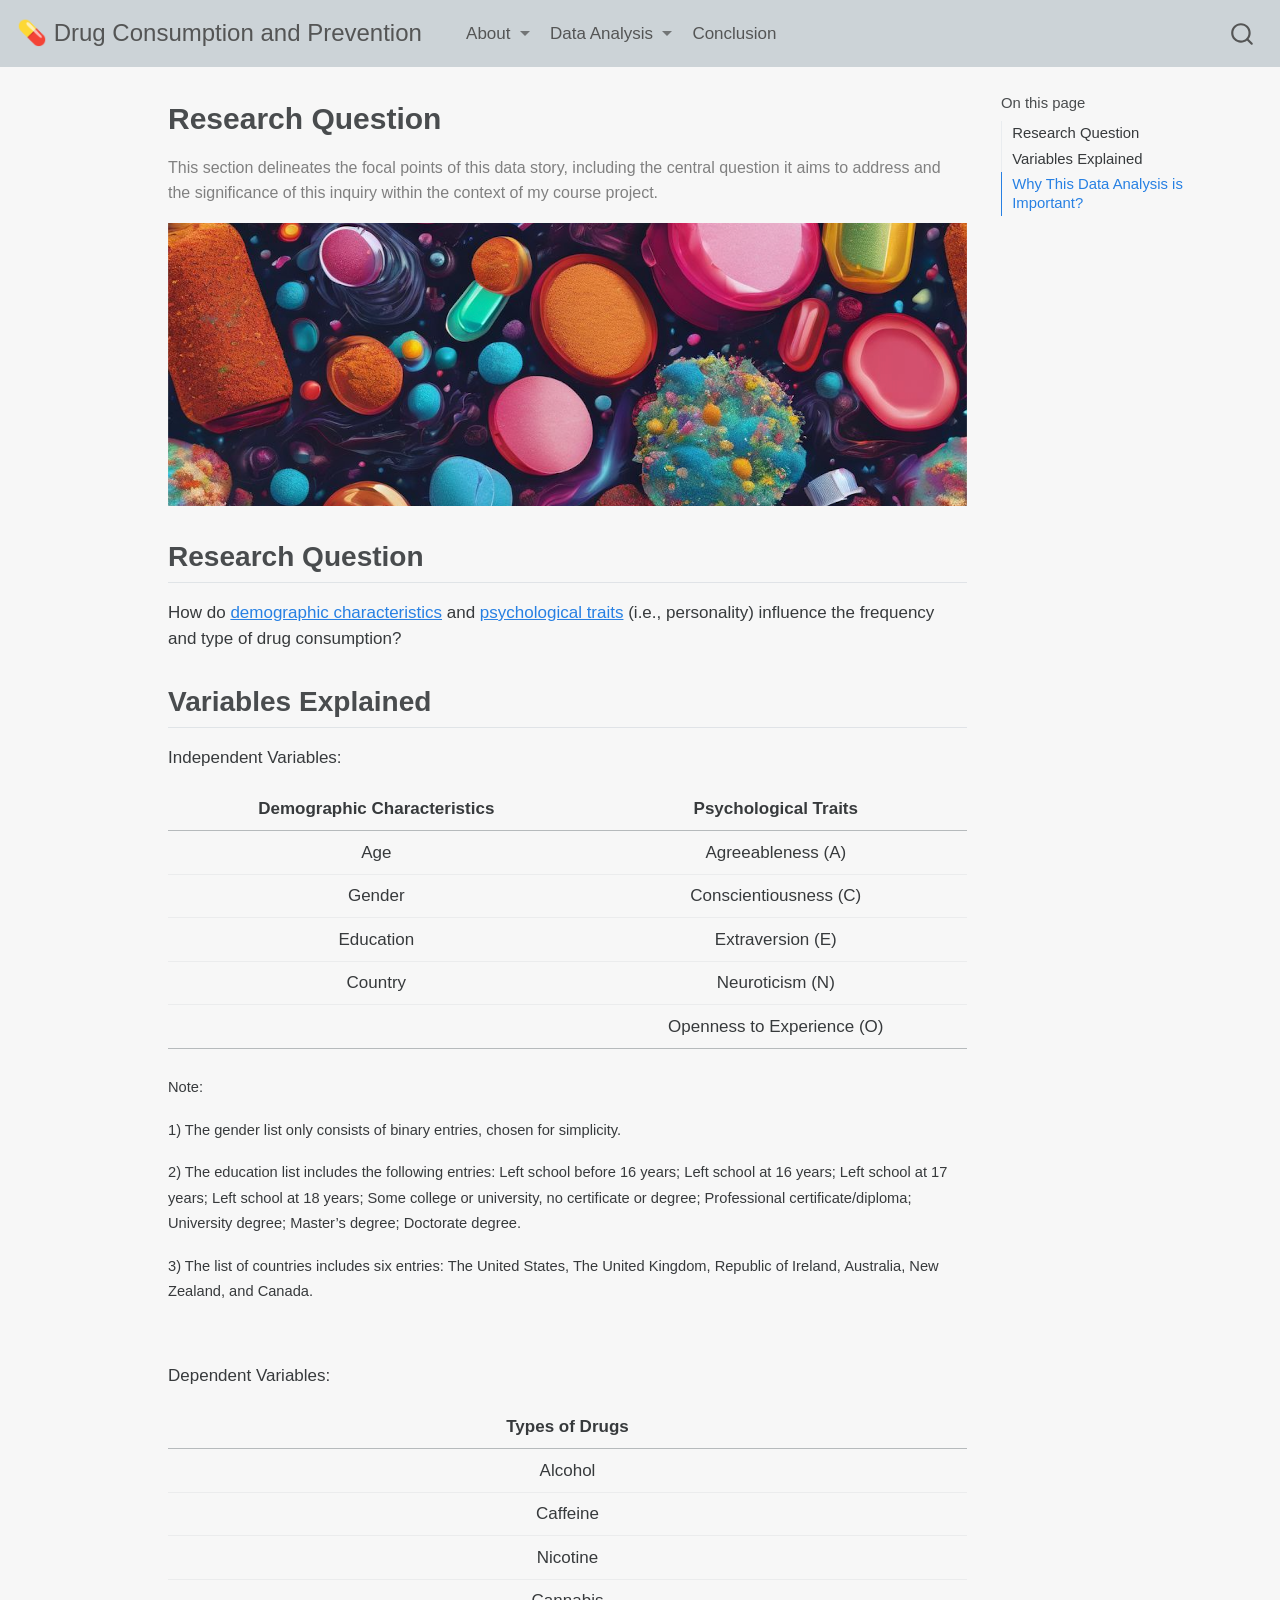
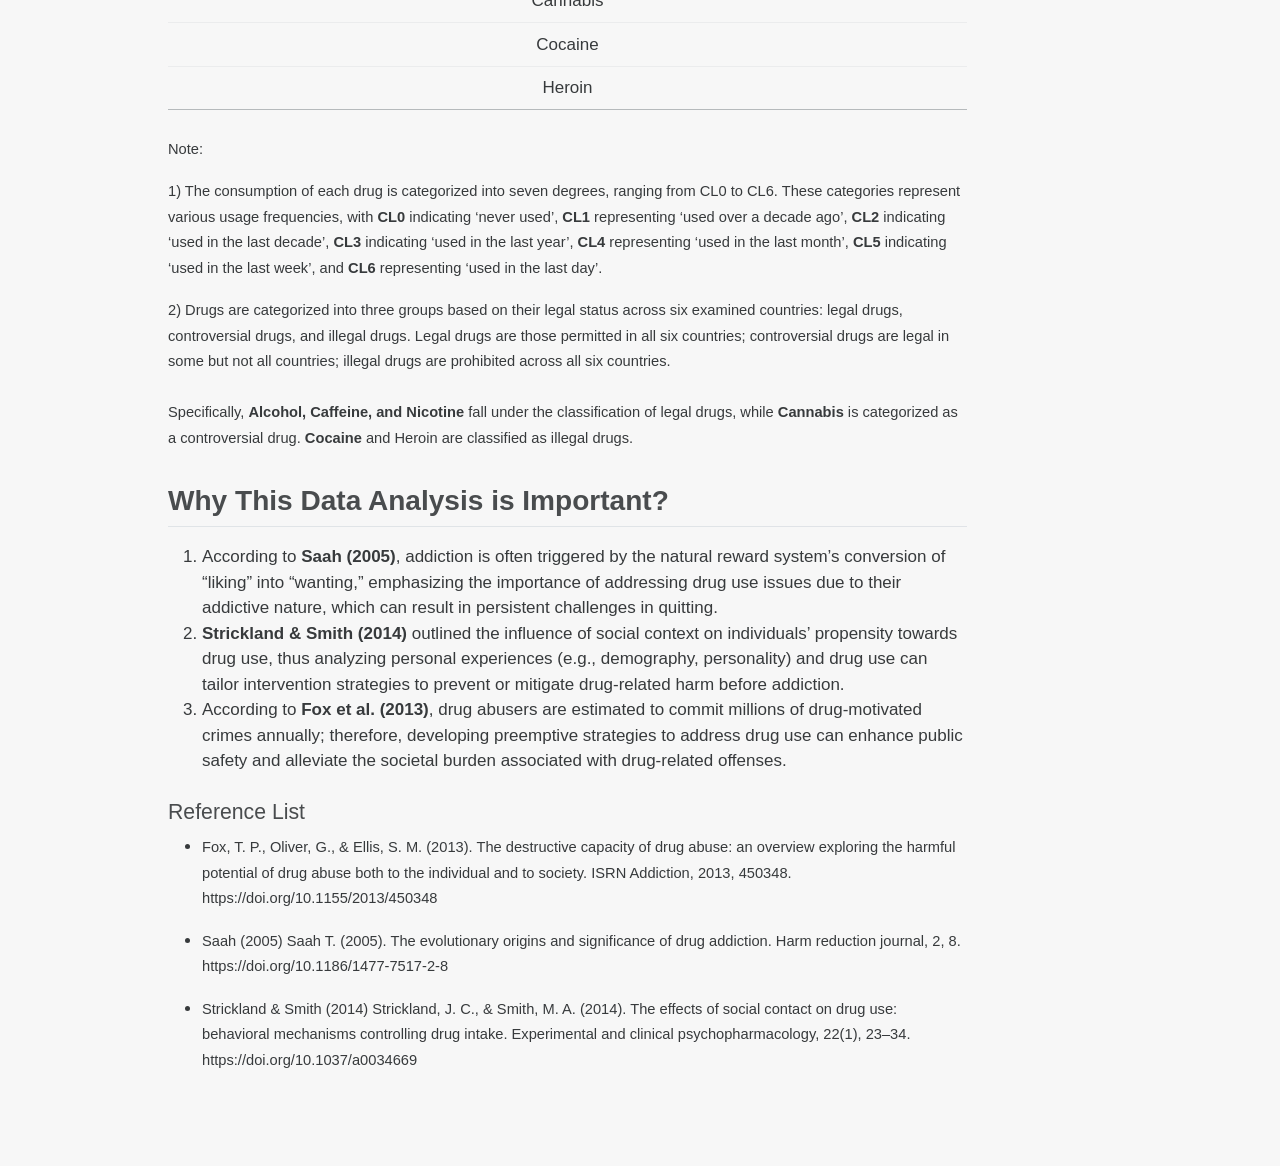
<file: docs/ResearchQuestion.html>
<!DOCTYPE html>
<html xmlns="http://www.w3.org/1999/xhtml" lang="en" xml:lang="en"><head>

<meta charset="utf-8">
<meta name="generator" content="quarto-1.3.450">

<meta name="viewport" content="width=device-width, initial-scale=1.0, user-scalable=yes">


<title> 💊 Drug Consumption and Prevention  - Research Question</title>
<style>
code{white-space: pre-wrap;}
span.smallcaps{font-variant: small-caps;}
div.columns{display: flex; gap: min(4vw, 1.5em);}
div.column{flex: auto; overflow-x: auto;}
div.hanging-indent{margin-left: 1.5em; text-indent: -1.5em;}
ul.task-list{list-style: none;}
ul.task-list li input[type="checkbox"] {
  width: 0.8em;
  margin: 0 0.8em 0.2em -1em; /* quarto-specific, see https://github.com/quarto-dev/quarto-cli/issues/4556 */ 
  vertical-align: middle;
}
</style>


<script src="site_libs/quarto-nav/quarto-nav.js"></script>
<script src="site_libs/quarto-nav/headroom.min.js"></script>
<script src="site_libs/clipboard/clipboard.min.js"></script>
<script src="site_libs/quarto-search/autocomplete.umd.js"></script>
<script src="site_libs/quarto-search/fuse.min.js"></script>
<script src="site_libs/quarto-search/quarto-search.js"></script>
<meta name="quarto:offset" content="./">
<script src="site_libs/quarto-html/quarto.js"></script>
<script src="site_libs/quarto-html/popper.min.js"></script>
<script src="site_libs/quarto-html/tippy.umd.min.js"></script>
<script src="site_libs/quarto-html/anchor.min.js"></script>
<link href="site_libs/quarto-html/tippy.css" rel="stylesheet">
<link href="site_libs/quarto-html/quarto-syntax-highlighting.css" rel="stylesheet" id="quarto-text-highlighting-styles">
<script src="site_libs/bootstrap/bootstrap.min.js"></script>
<link href="site_libs/bootstrap/bootstrap-icons.css" rel="stylesheet">
<link href="site_libs/bootstrap/bootstrap.min.css" rel="stylesheet" id="quarto-bootstrap" data-mode="light">
<script id="quarto-search-options" type="application/json">{
  "location": "navbar",
  "copy-button": false,
  "collapse-after": 3,
  "panel-placement": "end",
  "type": "overlay",
  "limit": 20,
  "language": {
    "search-no-results-text": "No results",
    "search-matching-documents-text": "matching documents",
    "search-copy-link-title": "Copy link to search",
    "search-hide-matches-text": "Hide additional matches",
    "search-more-match-text": "more match in this document",
    "search-more-matches-text": "more matches in this document",
    "search-clear-button-title": "Clear",
    "search-detached-cancel-button-title": "Cancel",
    "search-submit-button-title": "Submit",
    "search-label": "Search"
  }
}</script>


<link rel="stylesheet" href="styles.css">
</head>

<body class="nav-fixed">

<div id="quarto-search-results"></div>
  <header id="quarto-header" class="headroom fixed-top">
    <nav class="navbar navbar-expand-lg navbar-dark ">
      <div class="navbar-container container-fluid">
      <div class="navbar-brand-container">
    <a class="navbar-brand" href="./index.html">
    <span class="navbar-title"><span style="font-size: 24px;"> 💊 Drug Consumption and Prevention </span></span>
    </a>
  </div>
            <div id="quarto-search" class="" title="Search"></div>
          <button class="navbar-toggler" type="button" data-bs-toggle="collapse" data-bs-target="#navbarCollapse" aria-controls="navbarCollapse" aria-expanded="false" aria-label="Toggle navigation" onclick="if (window.quartoToggleHeadroom) { window.quartoToggleHeadroom(); }">
  <span class="navbar-toggler-icon"></span>
</button>
          <div class="collapse navbar-collapse" id="navbarCollapse">
            <ul class="navbar-nav navbar-nav-scroll me-auto">
  <li class="nav-item dropdown ">
    <a class="nav-link dropdown-toggle" href="#" id="nav-menu-about" role="button" data-bs-toggle="dropdown" aria-expanded="false" rel="" target="">
 <span class="menu-text">About</span>
    </a>
    <ul class="dropdown-menu" aria-labelledby="nav-menu-about">    
        <li>
    <a class="dropdown-item" href="./index.html" rel="" target="">
 <span class="dropdown-text">Overview</span></a>
  </li>  
        <li>
    <a class="dropdown-item" href="./ResearchQuestion.html" rel="" target="">
 <span class="dropdown-text">Research Question</span></a>
  </li>  
    </ul>
  </li>
  <li class="nav-item dropdown ">
    <a class="nav-link dropdown-toggle" href="#" id="nav-menu-data-analysis" role="button" data-bs-toggle="dropdown" aria-expanded="false" rel="" target="">
 <span class="menu-text">Data Analysis</span>
    </a>
    <ul class="dropdown-menu" aria-labelledby="nav-menu-data-analysis">    
        <li>
    <a class="dropdown-item" href="./Univariate.html" rel="" target="">
 <span class="dropdown-text">(Demographic Characteristics) Univariate Analysis</span></a>
  </li>  
        <li>
    <a class="dropdown-item" href="./Personality.html" rel="" target="">
 <span class="dropdown-text">(Psychological Traits) Box Plot Analysis</span></a>
  </li>  
    </ul>
  </li>
  <li class="nav-item">
    <a class="nav-link" href="./Conclusion.html" rel="" target="">
 <span class="menu-text">Conclusion</span></a>
  </li>  
</ul>
            <div class="quarto-navbar-tools ms-auto">
</div>
          </div> <!-- /navcollapse -->
      </div> <!-- /container-fluid -->
    </nav>
</header>
<!-- content -->
<div id="quarto-content" class="quarto-container page-columns page-rows-contents page-layout-article page-navbar">
<!-- sidebar -->
<!-- margin-sidebar -->
    <div id="quarto-margin-sidebar" class="sidebar margin-sidebar">
        <nav id="TOC" role="doc-toc" class="toc-active">
    <h2 id="toc-title">On this page</h2>
   
  <ul>
  <li><a href="#research-question" id="toc-research-question" class="nav-link active" data-scroll-target="#research-question">Research Question</a></li>
  <li><a href="#variables-explained" id="toc-variables-explained" class="nav-link" data-scroll-target="#variables-explained">Variables Explained</a></li>
  <li><a href="#why-this-data-analysis-is-important" id="toc-why-this-data-analysis-is-important" class="nav-link" data-scroll-target="#why-this-data-analysis-is-important">Why This Data Analysis is Important?</a></li>
  </ul>
</nav>
    </div>
<!-- main -->
<main class="content" id="quarto-document-content">

<header id="title-block-header" class="quarto-title-block default">
<div class="quarto-title">
<h1 class="title"><span style="font-size: 30px;">Research Question</span></h1>
</div>



<div class="quarto-title-meta">

    
  
    
  </div>
  

</header>

<p><span style="font-size: 12pt; color: gray;">This section delineates the focal points of this data story, including the central question it aims to address and the significance of this inquiry within the context of my course project.</span></p>
<div style="width: 100%; height: auto;">
    <img src="pics/drug_1.png" alt="drug 1" style="width: 100%; height: auto;">
</div>
<section id="research-question" class="level2">
<h2 class="anchored" data-anchor-id="research-question">Research Question</h2>
<p>How do <a href="./Univariate.html">demographic characteristics</a> and <a href="./Personality.html">psychological traits</a> (i.e., personality) influence the frequency and type of drug consumption?</p>
</section>
<section id="variables-explained" class="level2">
<h2 class="anchored" data-anchor-id="variables-explained">Variables Explained</h2>
<p>Independent Variables:</p>
<table class="table">
<thead>
<tr class="header">
<th style="text-align: center;">Demographic Characteristics</th>
<th style="text-align: center;">Psychological Traits</th>
</tr>
</thead>
<tbody>
<tr class="odd">
<td style="text-align: center;">Age</td>
<td style="text-align: center;">Agreeableness (A)</td>
</tr>
<tr class="even">
<td style="text-align: center;">Gender</td>
<td style="text-align: center;">Conscientiousness (C)</td>
</tr>
<tr class="odd">
<td style="text-align: center;">Education</td>
<td style="text-align: center;">Extraversion (E)</td>
</tr>
<tr class="even">
<td style="text-align: center;">Country</td>
<td style="text-align: center;">Neuroticism (N)</td>
</tr>
<tr class="odd">
<td style="text-align: center;"></td>
<td style="text-align: center;">Openness to Experience (O)</td>
</tr>
</tbody>
</table>
<p><span style="font-size: 11pt;">Note:</span></p>
<p><span style="font-size: 11pt;">1) The gender list only consists of binary entries, chosen for simplicity.</span></p>
<p><span style="font-size: 11pt;">2) The education list includes the following entries: Left school before 16 years; Left school at 16 years; Left school at 17 years; Left school at 18 years; Some college or university, no certificate or degree; Professional certificate/diploma; University degree; Master’s degree; Doctorate degree.</span></p>
<p><span style="font-size: 11pt;">3) The list of countries includes six entries: The United States, The United Kingdom, Republic of Ireland, Australia, New Zealand, and Canada.</span></p>
<p><br></p>
<p>Dependent Variables:</p>
<table class="table">
<thead>
<tr class="header">
<th style="text-align: center;">Types of Drugs</th>
</tr>
</thead>
<tbody>
<tr class="odd">
<td style="text-align: center;">Alcohol</td>
</tr>
<tr class="even">
<td style="text-align: center;">Caffeine</td>
</tr>
<tr class="odd">
<td style="text-align: center;">Nicotine</td>
</tr>
<tr class="even">
<td style="text-align: center;">Cannabis</td>
</tr>
<tr class="odd">
<td style="text-align: center;">Cocaine</td>
</tr>
<tr class="even">
<td style="text-align: center;">Heroin</td>
</tr>
</tbody>
</table>
<p><span style="font-size: 11pt;">Note:</span></p>
<p><span style="font-size: 11pt;">1) The consumption of each drug is categorized into seven degrees, ranging from CL0 to CL6. These categories represent various usage frequencies, with <strong>CL0</strong> indicating ‘never used’, <strong>CL1</strong> representing ‘used over a decade ago’, <strong>CL2</strong> indicating ‘used in the last decade’, <strong>CL3</strong> indicating ‘used in the last year’, <strong>CL4</strong> representing ‘used in the last month’, <strong>CL5</strong> indicating ‘used in the last week’, and <strong>CL6</strong> representing ‘used in the last day’.</span></p>
<p><span style="font-size: 11pt;">2) Drugs are categorized into three groups based on their legal status across six examined countries: legal drugs, controversial drugs, and illegal drugs. Legal drugs are those permitted in all six countries; controversial drugs are legal in some but not all countries; illegal drugs are prohibited across all six countries. <br> <br> Specifically, <strong>Alcohol, Caffeine, and Nicotine</strong> fall under the classification of legal drugs, while <strong>Cannabis</strong> is categorized as a controversial drug. <strong>Cocaine</strong> and Heroin are classified as illegal drugs.</span></p>
</section>
<section id="why-this-data-analysis-is-important" class="level2">
<h2 class="anchored" data-anchor-id="why-this-data-analysis-is-important">Why This Data Analysis is Important?</h2>
<ol type="1">
<li>According to <strong>Saah (2005)</strong>, addiction is often triggered by the natural reward system’s conversion of “liking” into “wanting,” emphasizing the importance of addressing drug use issues due to their addictive nature, which can result in persistent challenges in quitting.</li>
<li><strong>Strickland &amp; Smith (2014)</strong> outlined the influence of social context on individuals’ propensity towards drug use, thus analyzing personal experiences (e.g., demography, personality) and drug use can tailor intervention strategies to prevent or mitigate drug-related harm before addiction.</li>
<li>According to <strong>Fox et al.&nbsp;(2013)</strong>, drug abusers are estimated to commit millions of drug-motivated crimes annually; therefore, developing preemptive strategies to address drug use can enhance public safety and alleviate the societal burden associated with drug-related offenses.</li>
</ol>
<section id="reference-list" class="level4">
<h4 class="anchored" data-anchor-id="reference-list">Reference List</h4>
<ul>
<li><p><span style="font-size: 11pt;">Fox, T. P., Oliver, G., &amp; Ellis, S. M. (2013). The destructive capacity of drug abuse: an overview exploring the harmful potential of drug abuse both to the individual and to society. ISRN Addiction, 2013, 450348. https://doi.org/10.1155/2013/450348</span></p></li>
<li><p><span style="font-size: 11pt;">Saah (2005) Saah T. (2005). The evolutionary origins and significance of drug addiction. Harm reduction journal, 2, 8. https://doi.org/10.1186/1477-7517-2-8</span></p></li>
<li><p><span style="font-size: 11pt;">Strickland &amp; Smith (2014) Strickland, J. C., &amp; Smith, M. A. (2014). The effects of social contact on drug use: behavioral mechanisms controlling drug intake. Experimental and clinical psychopharmacology, 22(1), 23–34. https://doi.org/10.1037/a0034669</span></p></li>
</ul>


</section>
</section>

</main> <!-- /main -->
<script id="quarto-html-after-body" type="application/javascript">
window.document.addEventListener("DOMContentLoaded", function (event) {
  const toggleBodyColorMode = (bsSheetEl) => {
    const mode = bsSheetEl.getAttribute("data-mode");
    const bodyEl = window.document.querySelector("body");
    if (mode === "dark") {
      bodyEl.classList.add("quarto-dark");
      bodyEl.classList.remove("quarto-light");
    } else {
      bodyEl.classList.add("quarto-light");
      bodyEl.classList.remove("quarto-dark");
    }
  }
  const toggleBodyColorPrimary = () => {
    const bsSheetEl = window.document.querySelector("link#quarto-bootstrap");
    if (bsSheetEl) {
      toggleBodyColorMode(bsSheetEl);
    }
  }
  toggleBodyColorPrimary();  
  const icon = "";
  const anchorJS = new window.AnchorJS();
  anchorJS.options = {
    placement: 'right',
    icon: icon
  };
  anchorJS.add('.anchored');
  const isCodeAnnotation = (el) => {
    for (const clz of el.classList) {
      if (clz.startsWith('code-annotation-')) {                     
        return true;
      }
    }
    return false;
  }
  const clipboard = new window.ClipboardJS('.code-copy-button', {
    text: function(trigger) {
      const codeEl = trigger.previousElementSibling.cloneNode(true);
      for (const childEl of codeEl.children) {
        if (isCodeAnnotation(childEl)) {
          childEl.remove();
        }
      }
      return codeEl.innerText;
    }
  });
  clipboard.on('success', function(e) {
    // button target
    const button = e.trigger;
    // don't keep focus
    button.blur();
    // flash "checked"
    button.classList.add('code-copy-button-checked');
    var currentTitle = button.getAttribute("title");
    button.setAttribute("title", "Copied!");
    let tooltip;
    if (window.bootstrap) {
      button.setAttribute("data-bs-toggle", "tooltip");
      button.setAttribute("data-bs-placement", "left");
      button.setAttribute("data-bs-title", "Copied!");
      tooltip = new bootstrap.Tooltip(button, 
        { trigger: "manual", 
          customClass: "code-copy-button-tooltip",
          offset: [0, -8]});
      tooltip.show();    
    }
    setTimeout(function() {
      if (tooltip) {
        tooltip.hide();
        button.removeAttribute("data-bs-title");
        button.removeAttribute("data-bs-toggle");
        button.removeAttribute("data-bs-placement");
      }
      button.setAttribute("title", currentTitle);
      button.classList.remove('code-copy-button-checked');
    }, 1000);
    // clear code selection
    e.clearSelection();
  });
  function tippyHover(el, contentFn) {
    const config = {
      allowHTML: true,
      content: contentFn,
      maxWidth: 500,
      delay: 100,
      arrow: false,
      appendTo: function(el) {
          return el.parentElement;
      },
      interactive: true,
      interactiveBorder: 10,
      theme: 'quarto',
      placement: 'bottom-start'
    };
    window.tippy(el, config); 
  }
  const noterefs = window.document.querySelectorAll('a[role="doc-noteref"]');
  for (var i=0; i<noterefs.length; i++) {
    const ref = noterefs[i];
    tippyHover(ref, function() {
      // use id or data attribute instead here
      let href = ref.getAttribute('data-footnote-href') || ref.getAttribute('href');
      try { href = new URL(href).hash; } catch {}
      const id = href.replace(/^#\/?/, "");
      const note = window.document.getElementById(id);
      return note.innerHTML;
    });
  }
      let selectedAnnoteEl;
      const selectorForAnnotation = ( cell, annotation) => {
        let cellAttr = 'data-code-cell="' + cell + '"';
        let lineAttr = 'data-code-annotation="' +  annotation + '"';
        const selector = 'span[' + cellAttr + '][' + lineAttr + ']';
        return selector;
      }
      const selectCodeLines = (annoteEl) => {
        const doc = window.document;
        const targetCell = annoteEl.getAttribute("data-target-cell");
        const targetAnnotation = annoteEl.getAttribute("data-target-annotation");
        const annoteSpan = window.document.querySelector(selectorForAnnotation(targetCell, targetAnnotation));
        const lines = annoteSpan.getAttribute("data-code-lines").split(",");
        const lineIds = lines.map((line) => {
          return targetCell + "-" + line;
        })
        let top = null;
        let height = null;
        let parent = null;
        if (lineIds.length > 0) {
            //compute the position of the single el (top and bottom and make a div)
            const el = window.document.getElementById(lineIds[0]);
            top = el.offsetTop;
            height = el.offsetHeight;
            parent = el.parentElement.parentElement;
          if (lineIds.length > 1) {
            const lastEl = window.document.getElementById(lineIds[lineIds.length - 1]);
            const bottom = lastEl.offsetTop + lastEl.offsetHeight;
            height = bottom - top;
          }
          if (top !== null && height !== null && parent !== null) {
            // cook up a div (if necessary) and position it 
            let div = window.document.getElementById("code-annotation-line-highlight");
            if (div === null) {
              div = window.document.createElement("div");
              div.setAttribute("id", "code-annotation-line-highlight");
              div.style.position = 'absolute';
              parent.appendChild(div);
            }
            div.style.top = top - 2 + "px";
            div.style.height = height + 4 + "px";
            let gutterDiv = window.document.getElementById("code-annotation-line-highlight-gutter");
            if (gutterDiv === null) {
              gutterDiv = window.document.createElement("div");
              gutterDiv.setAttribute("id", "code-annotation-line-highlight-gutter");
              gutterDiv.style.position = 'absolute';
              const codeCell = window.document.getElementById(targetCell);
              const gutter = codeCell.querySelector('.code-annotation-gutter');
              gutter.appendChild(gutterDiv);
            }
            gutterDiv.style.top = top - 2 + "px";
            gutterDiv.style.height = height + 4 + "px";
          }
          selectedAnnoteEl = annoteEl;
        }
      };
      const unselectCodeLines = () => {
        const elementsIds = ["code-annotation-line-highlight", "code-annotation-line-highlight-gutter"];
        elementsIds.forEach((elId) => {
          const div = window.document.getElementById(elId);
          if (div) {
            div.remove();
          }
        });
        selectedAnnoteEl = undefined;
      };
      // Attach click handler to the DT
      const annoteDls = window.document.querySelectorAll('dt[data-target-cell]');
      for (const annoteDlNode of annoteDls) {
        annoteDlNode.addEventListener('click', (event) => {
          const clickedEl = event.target;
          if (clickedEl !== selectedAnnoteEl) {
            unselectCodeLines();
            const activeEl = window.document.querySelector('dt[data-target-cell].code-annotation-active');
            if (activeEl) {
              activeEl.classList.remove('code-annotation-active');
            }
            selectCodeLines(clickedEl);
            clickedEl.classList.add('code-annotation-active');
          } else {
            // Unselect the line
            unselectCodeLines();
            clickedEl.classList.remove('code-annotation-active');
          }
        });
      }
  const findCites = (el) => {
    const parentEl = el.parentElement;
    if (parentEl) {
      const cites = parentEl.dataset.cites;
      if (cites) {
        return {
          el,
          cites: cites.split(' ')
        };
      } else {
        return findCites(el.parentElement)
      }
    } else {
      return undefined;
    }
  };
  var bibliorefs = window.document.querySelectorAll('a[role="doc-biblioref"]');
  for (var i=0; i<bibliorefs.length; i++) {
    const ref = bibliorefs[i];
    const citeInfo = findCites(ref);
    if (citeInfo) {
      tippyHover(citeInfo.el, function() {
        var popup = window.document.createElement('div');
        citeInfo.cites.forEach(function(cite) {
          var citeDiv = window.document.createElement('div');
          citeDiv.classList.add('hanging-indent');
          citeDiv.classList.add('csl-entry');
          var biblioDiv = window.document.getElementById('ref-' + cite);
          if (biblioDiv) {
            citeDiv.innerHTML = biblioDiv.innerHTML;
          }
          popup.appendChild(citeDiv);
        });
        return popup.innerHTML;
      });
    }
  }
});
</script>
</div> <!-- /content -->



</body></html>
</file>
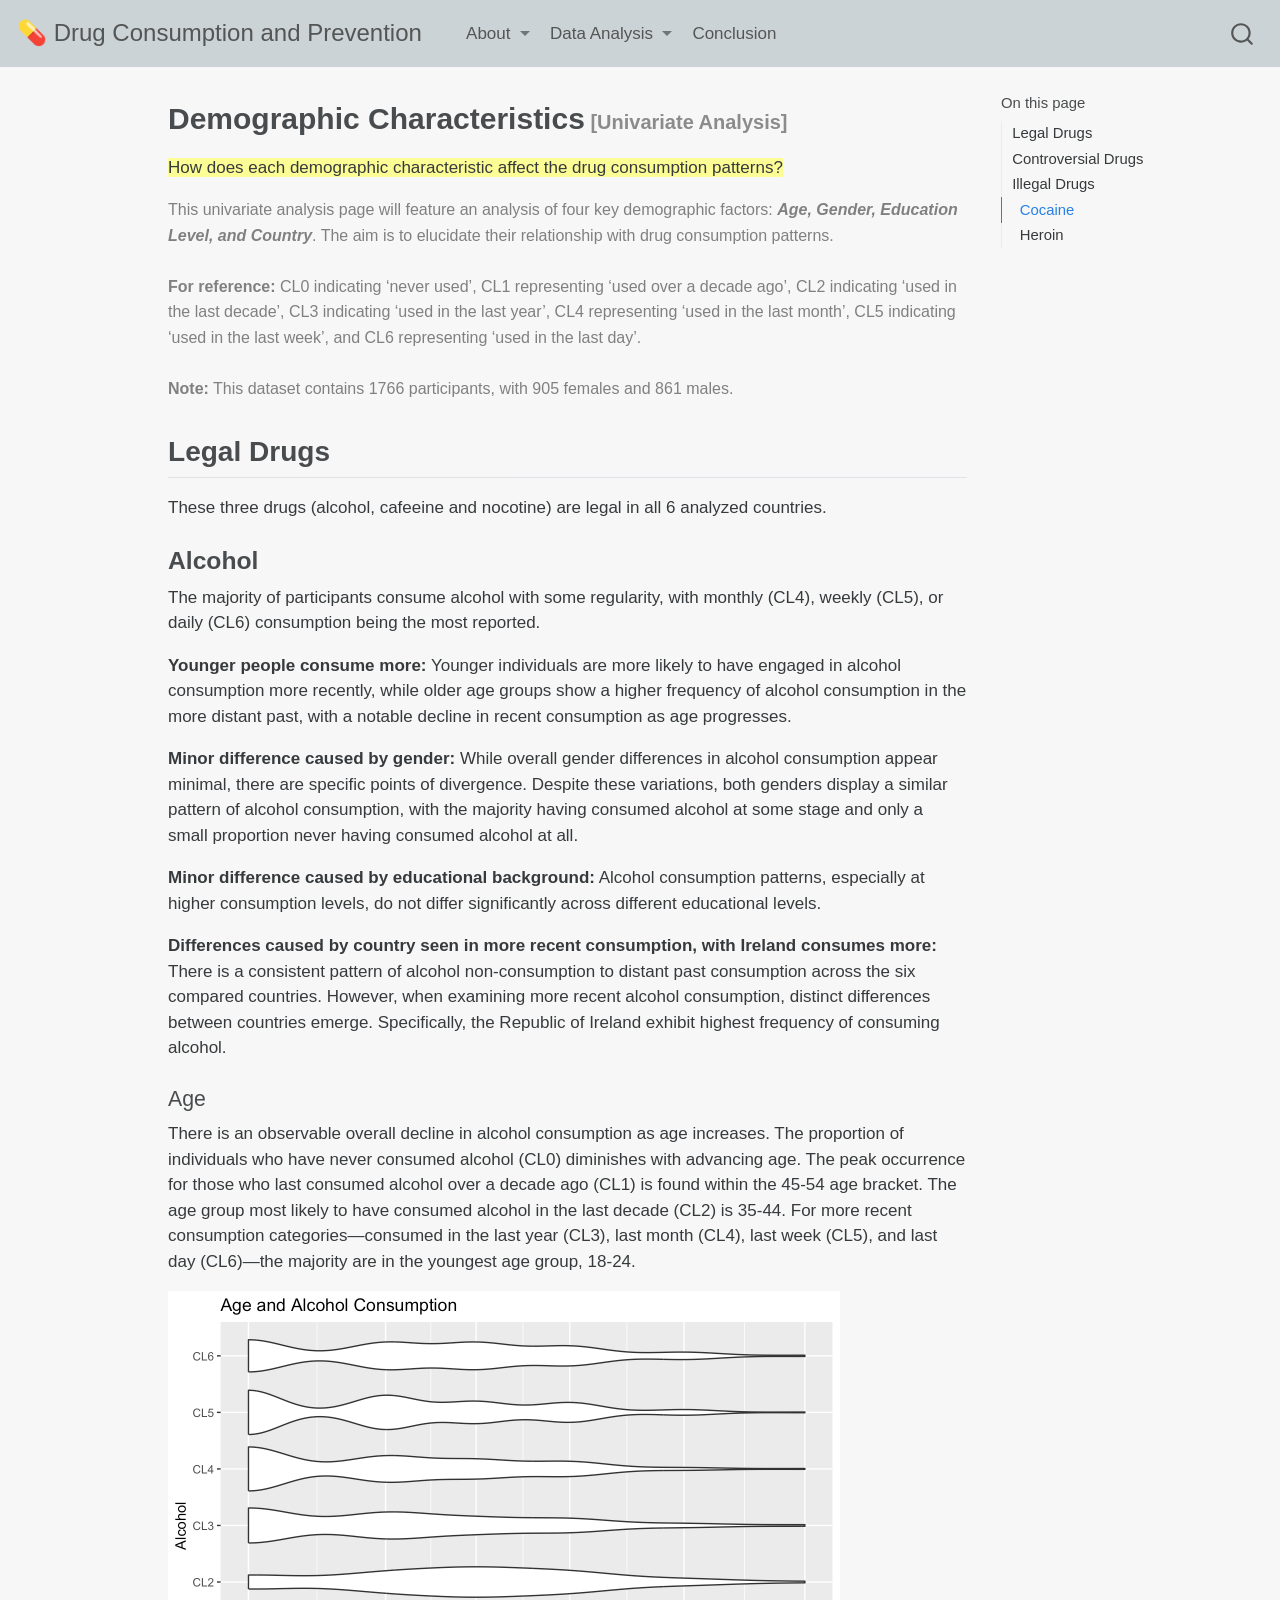
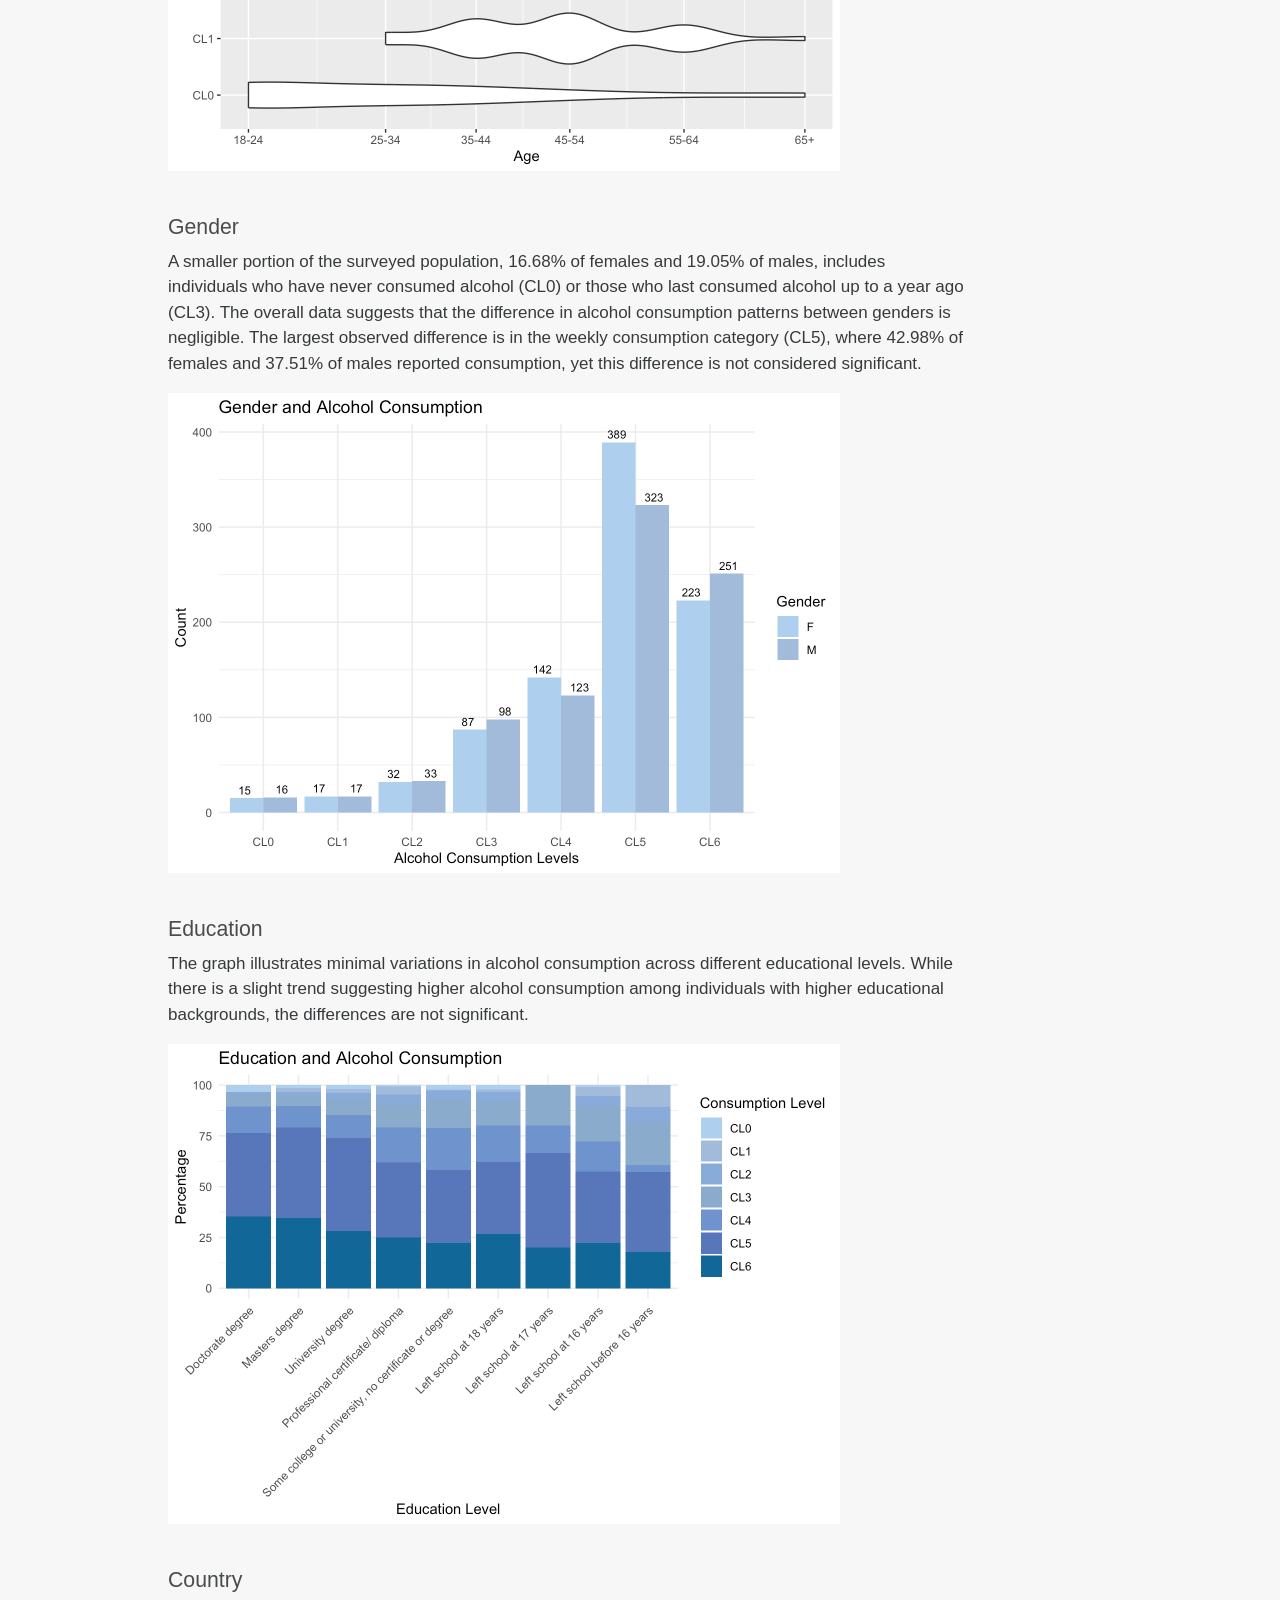
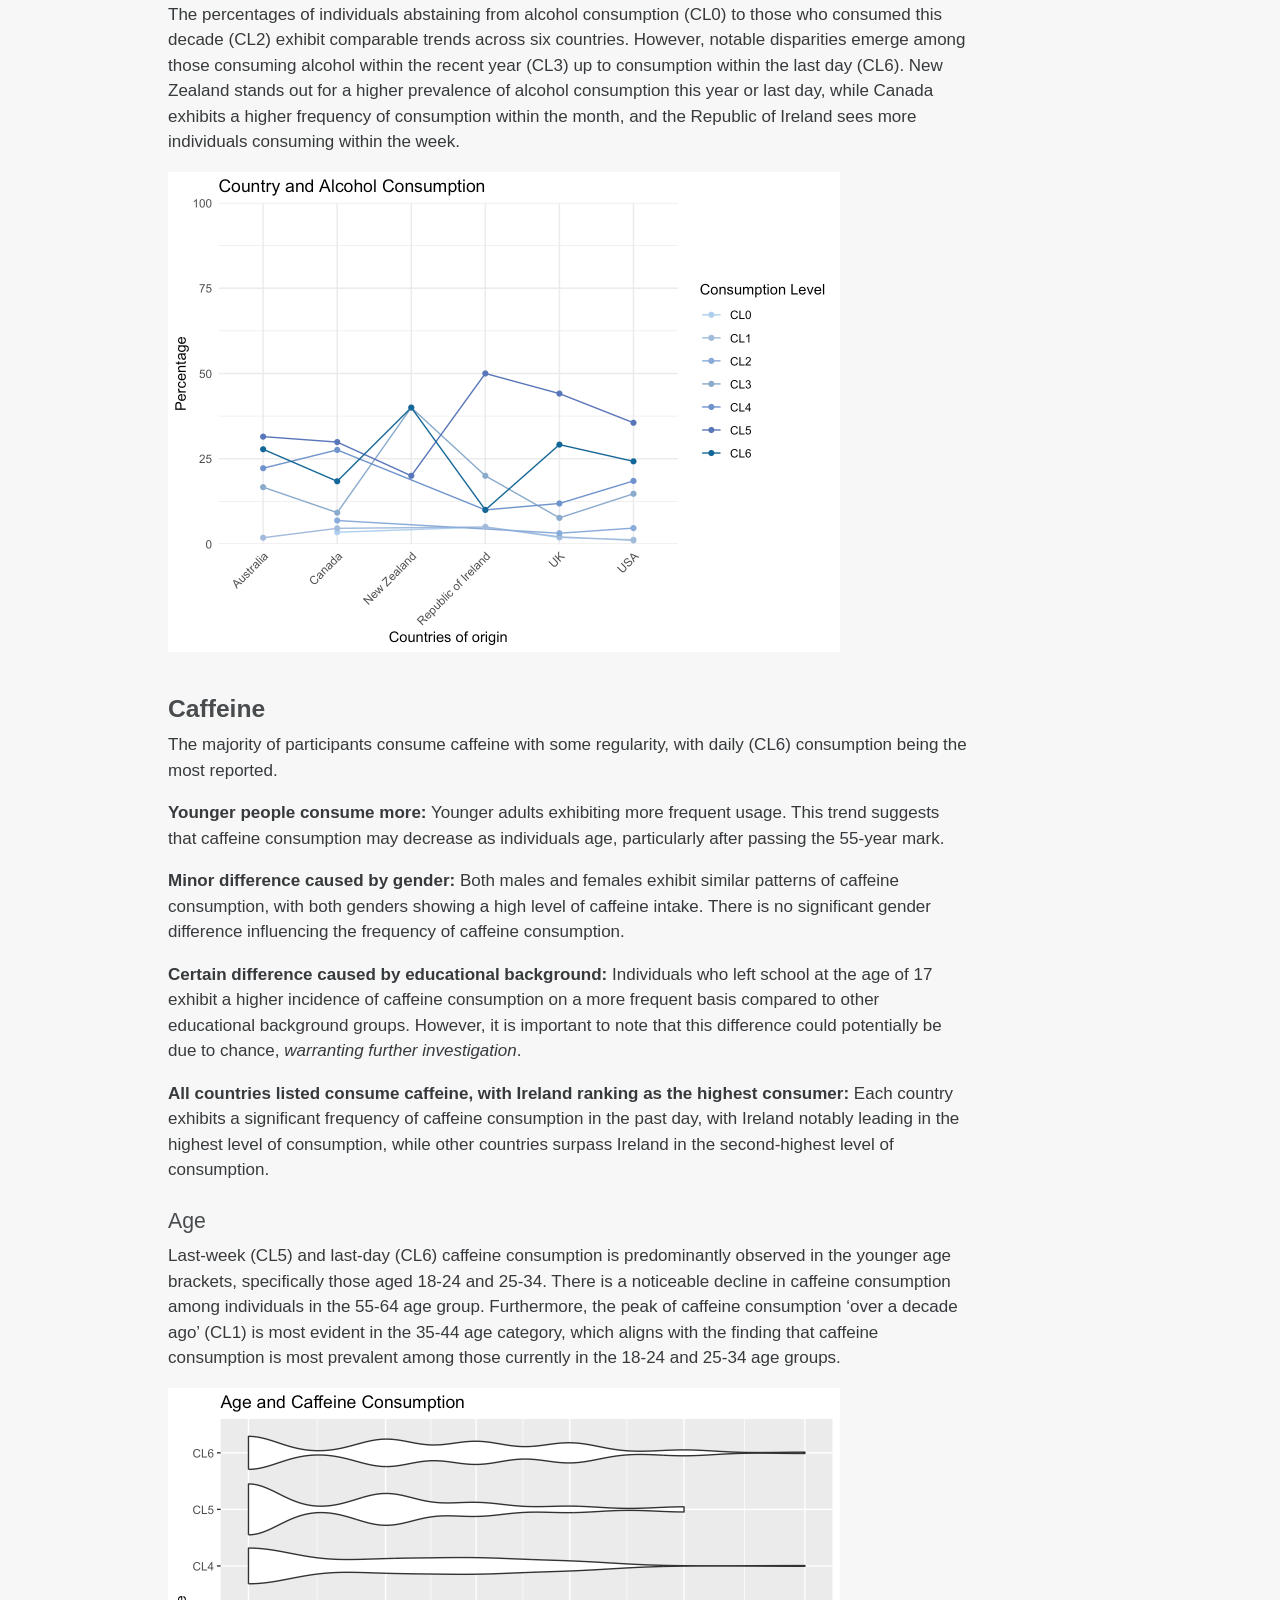
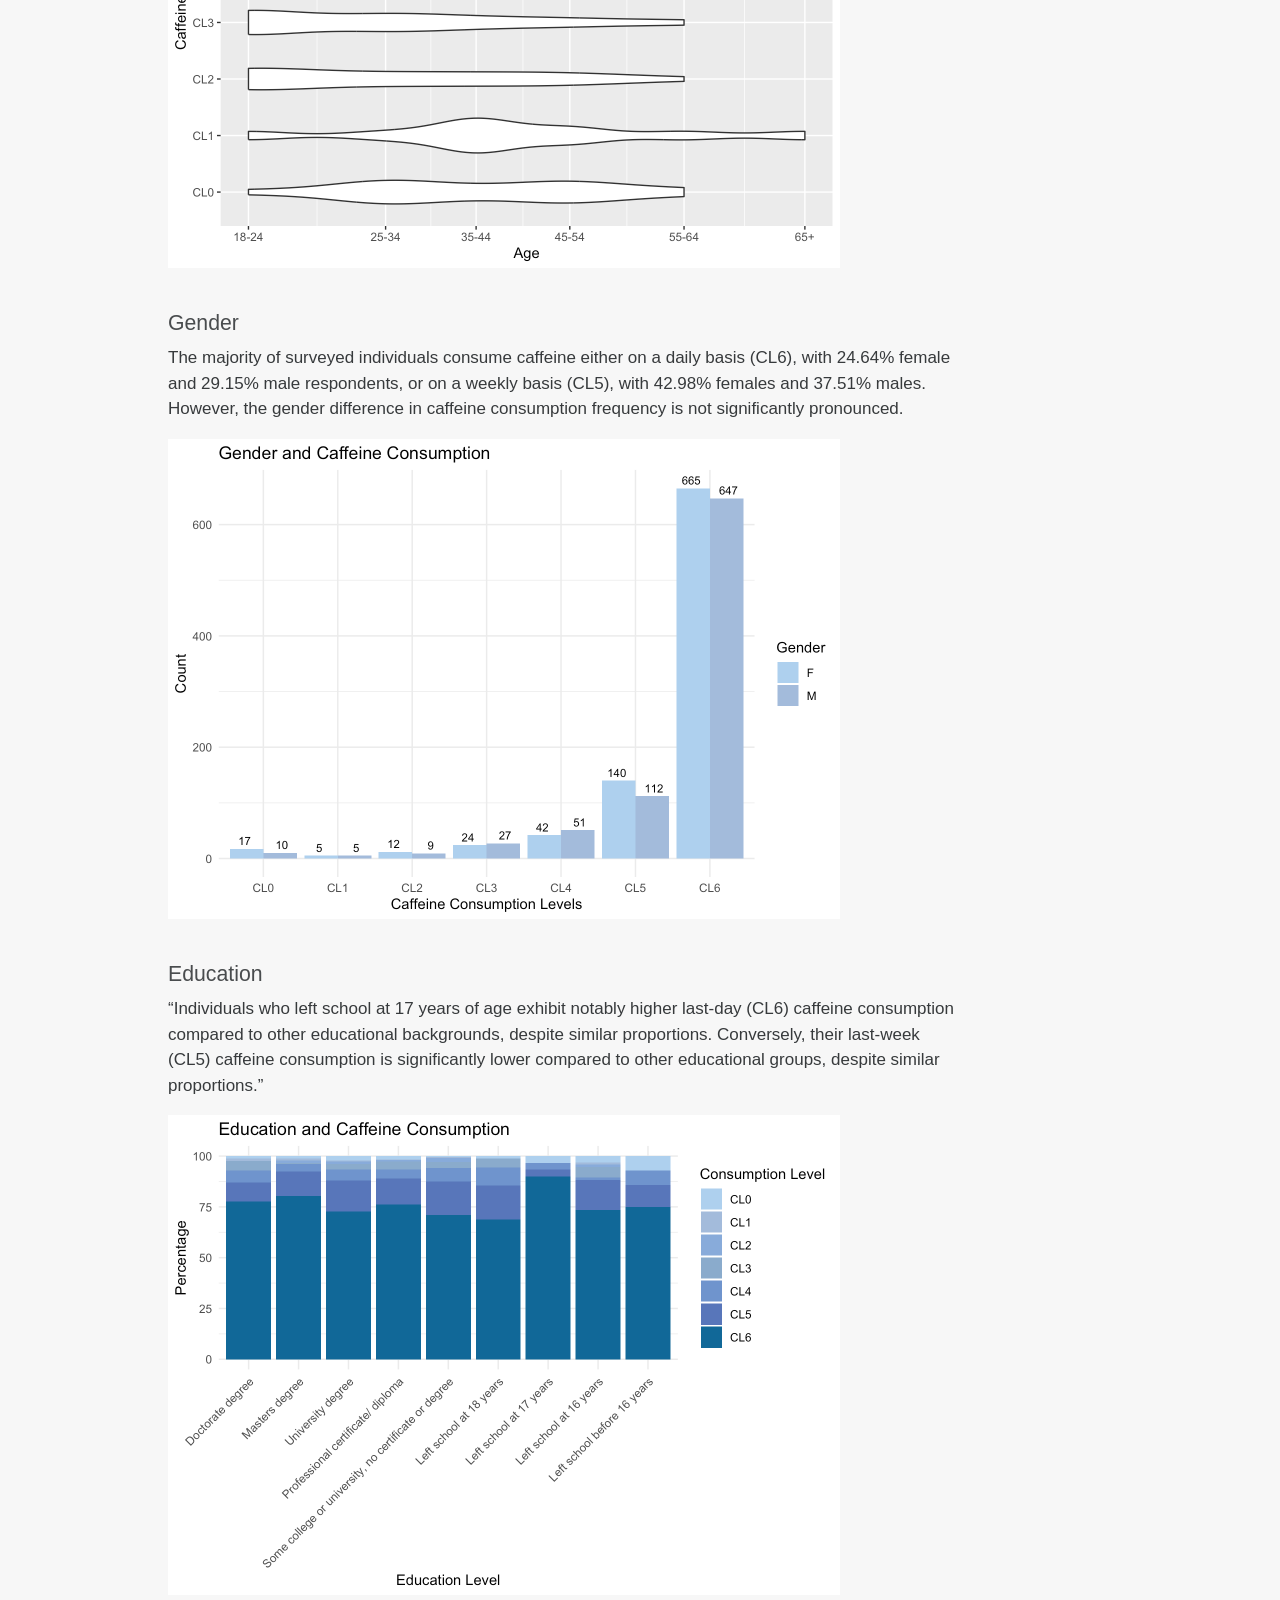
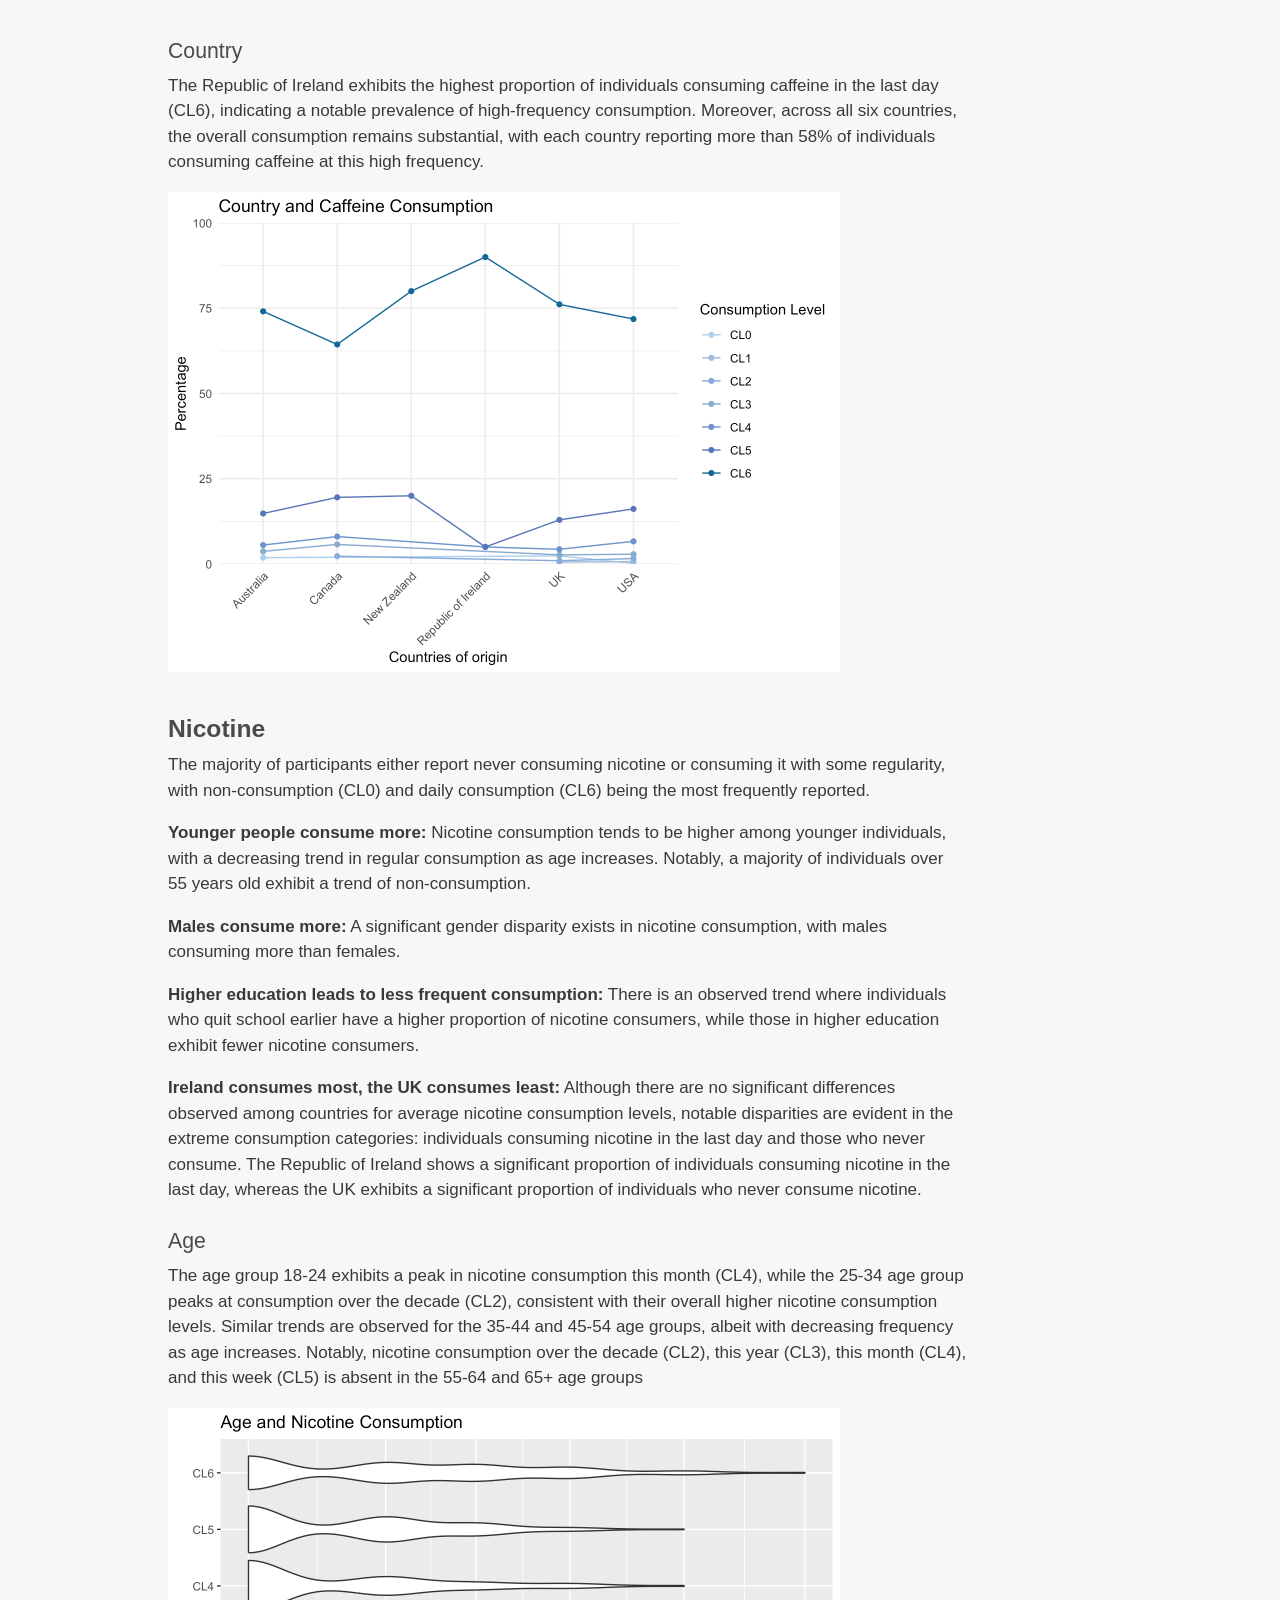
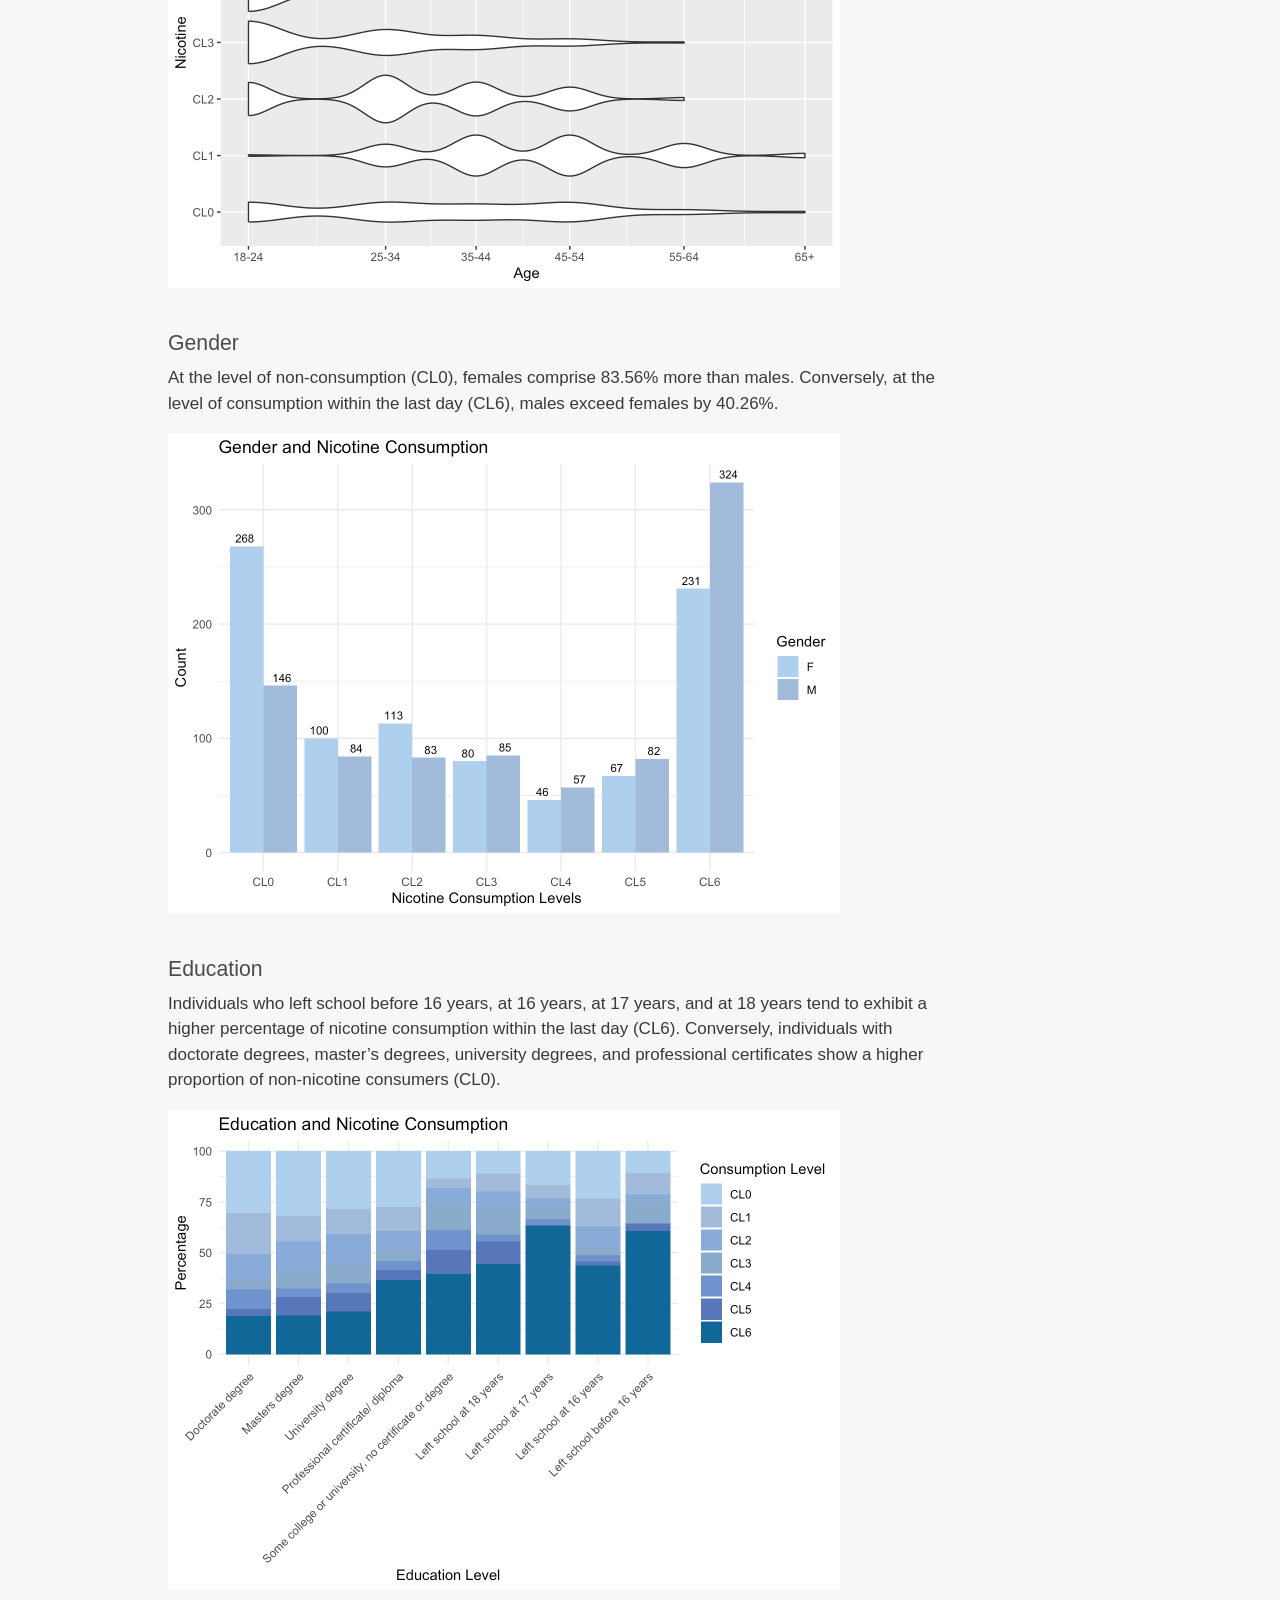
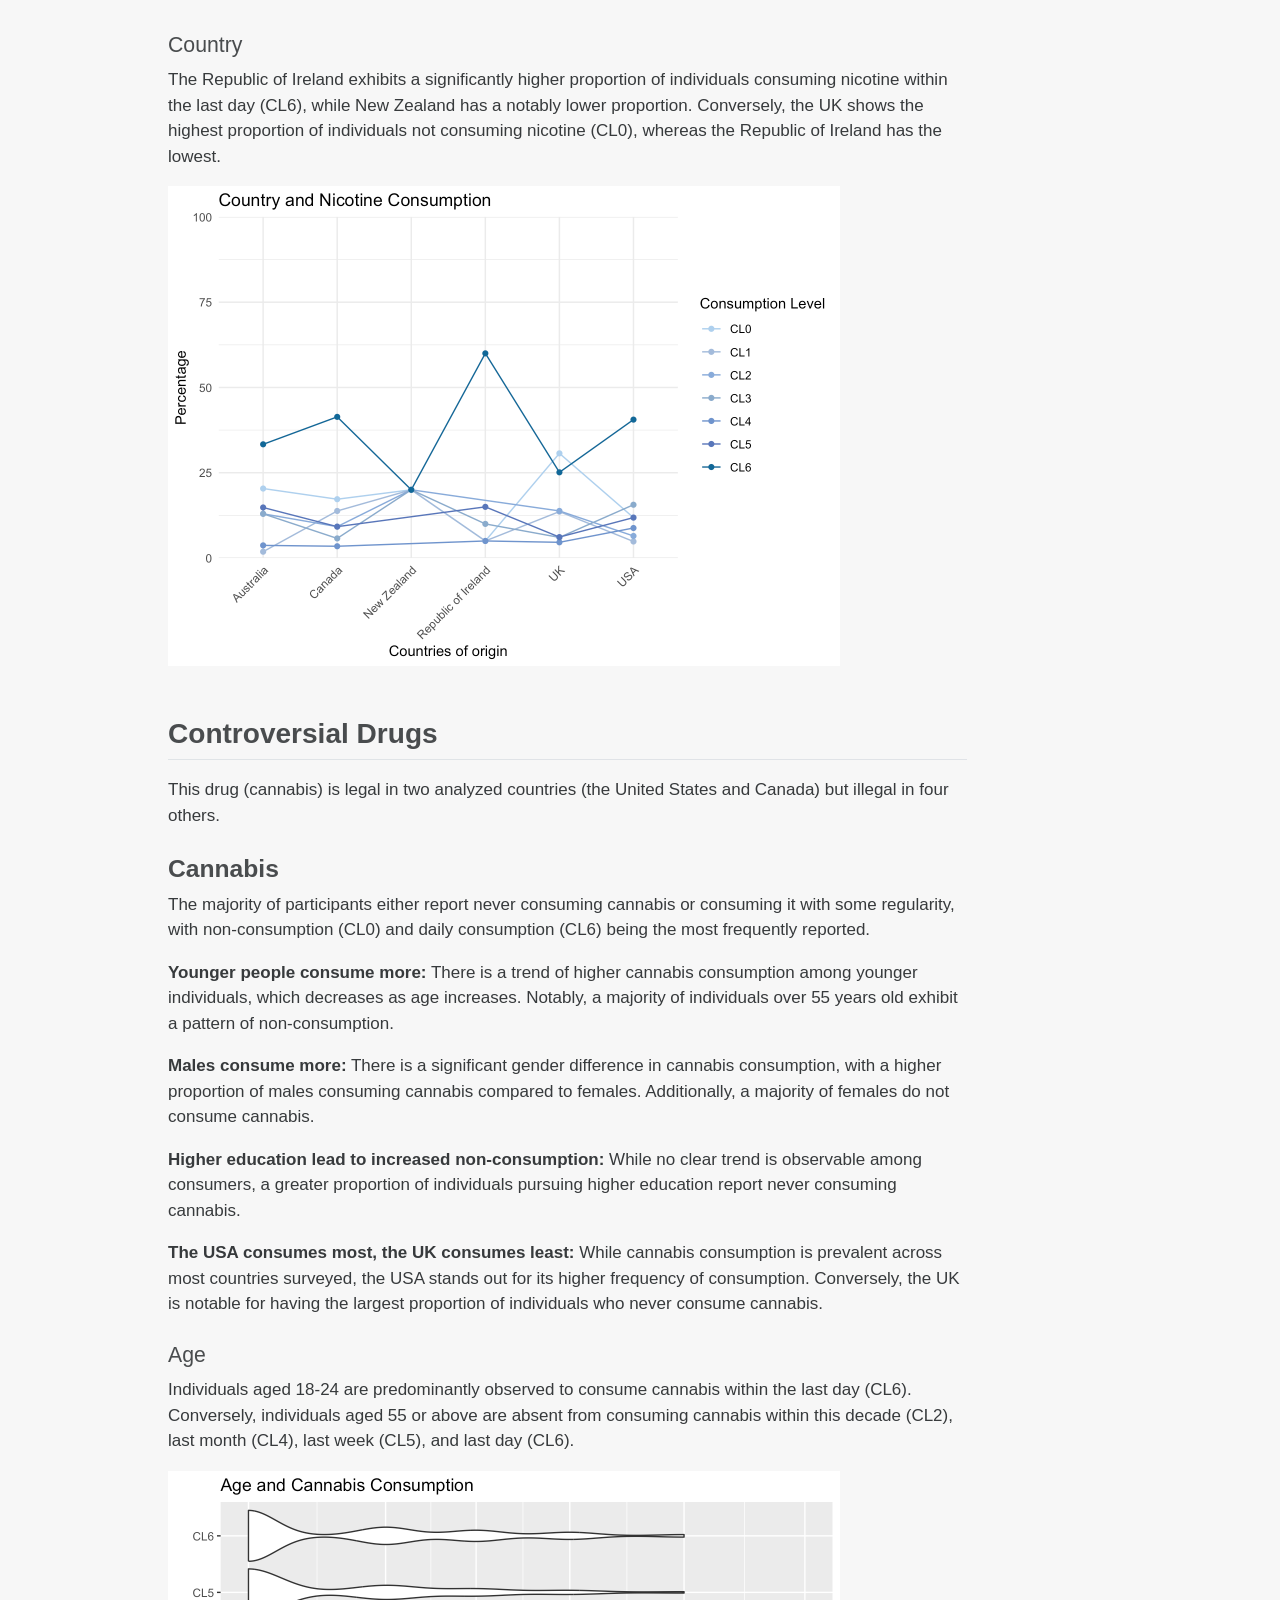
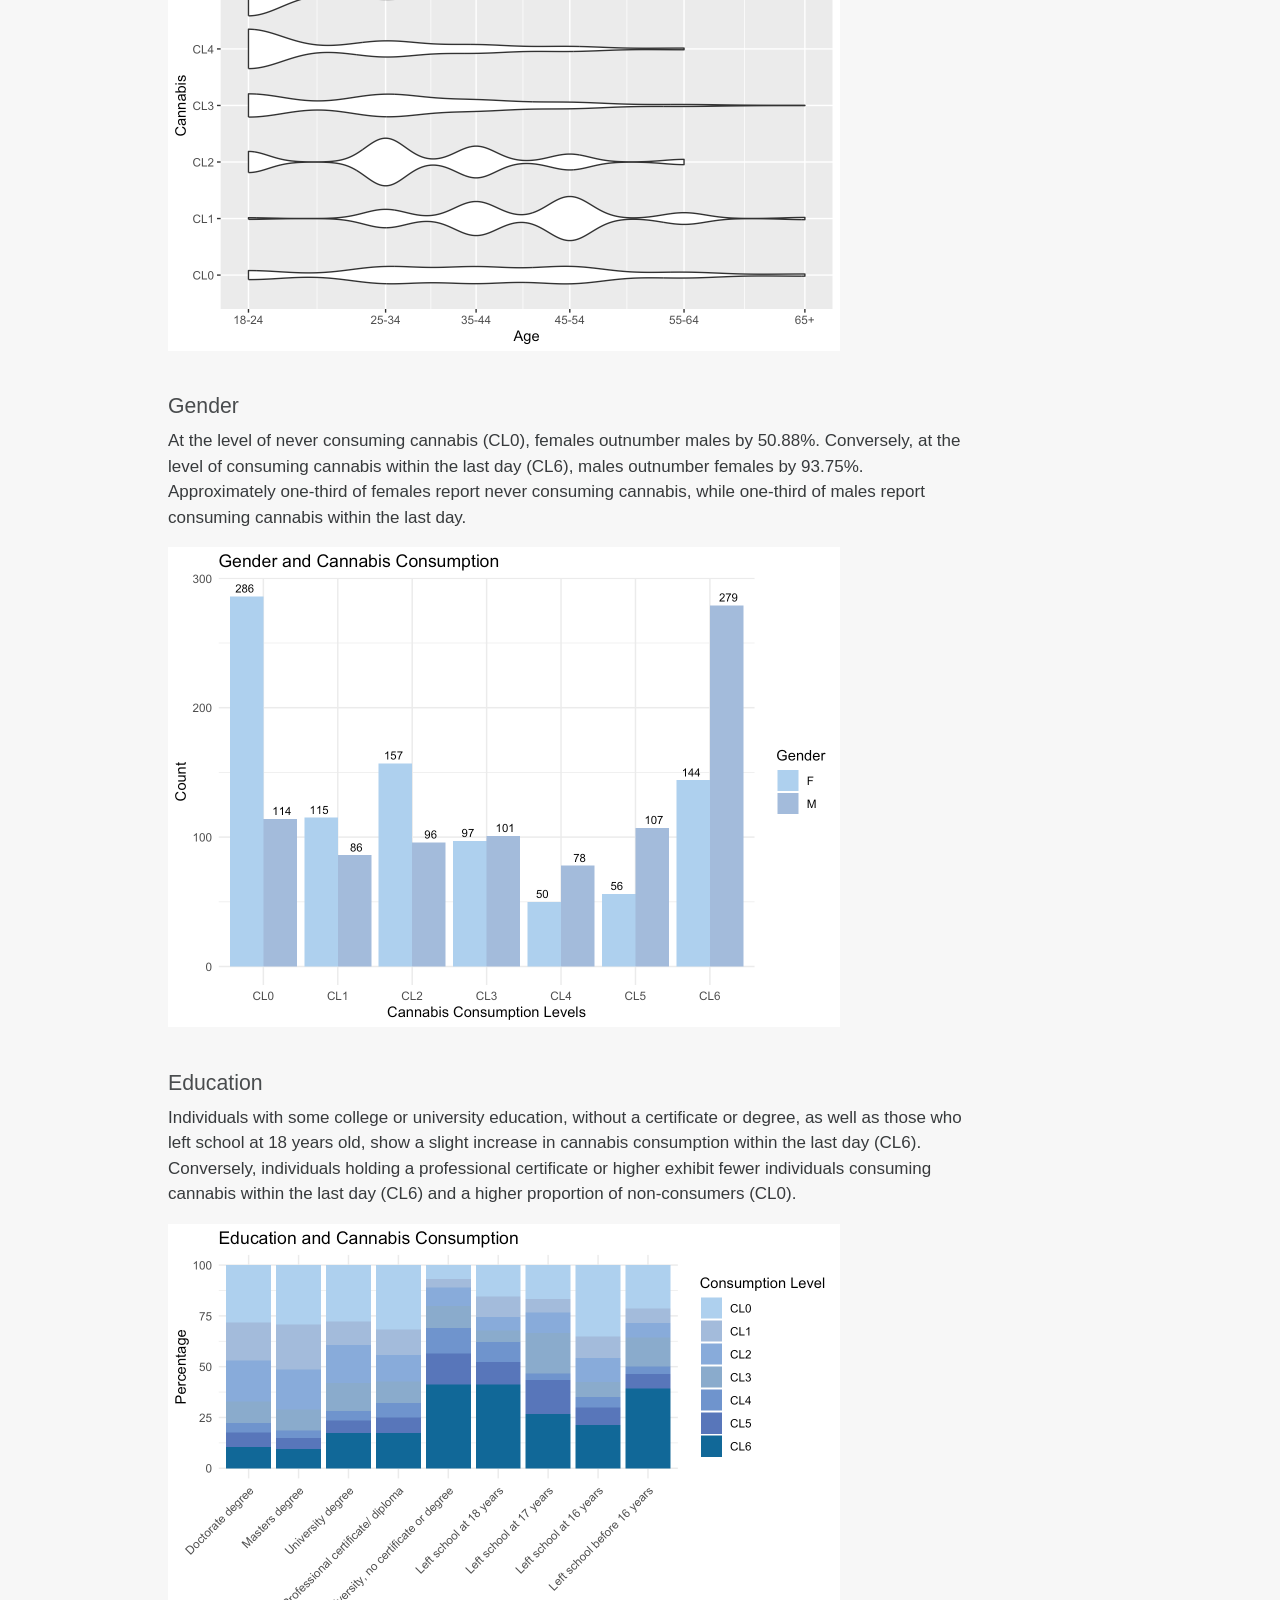
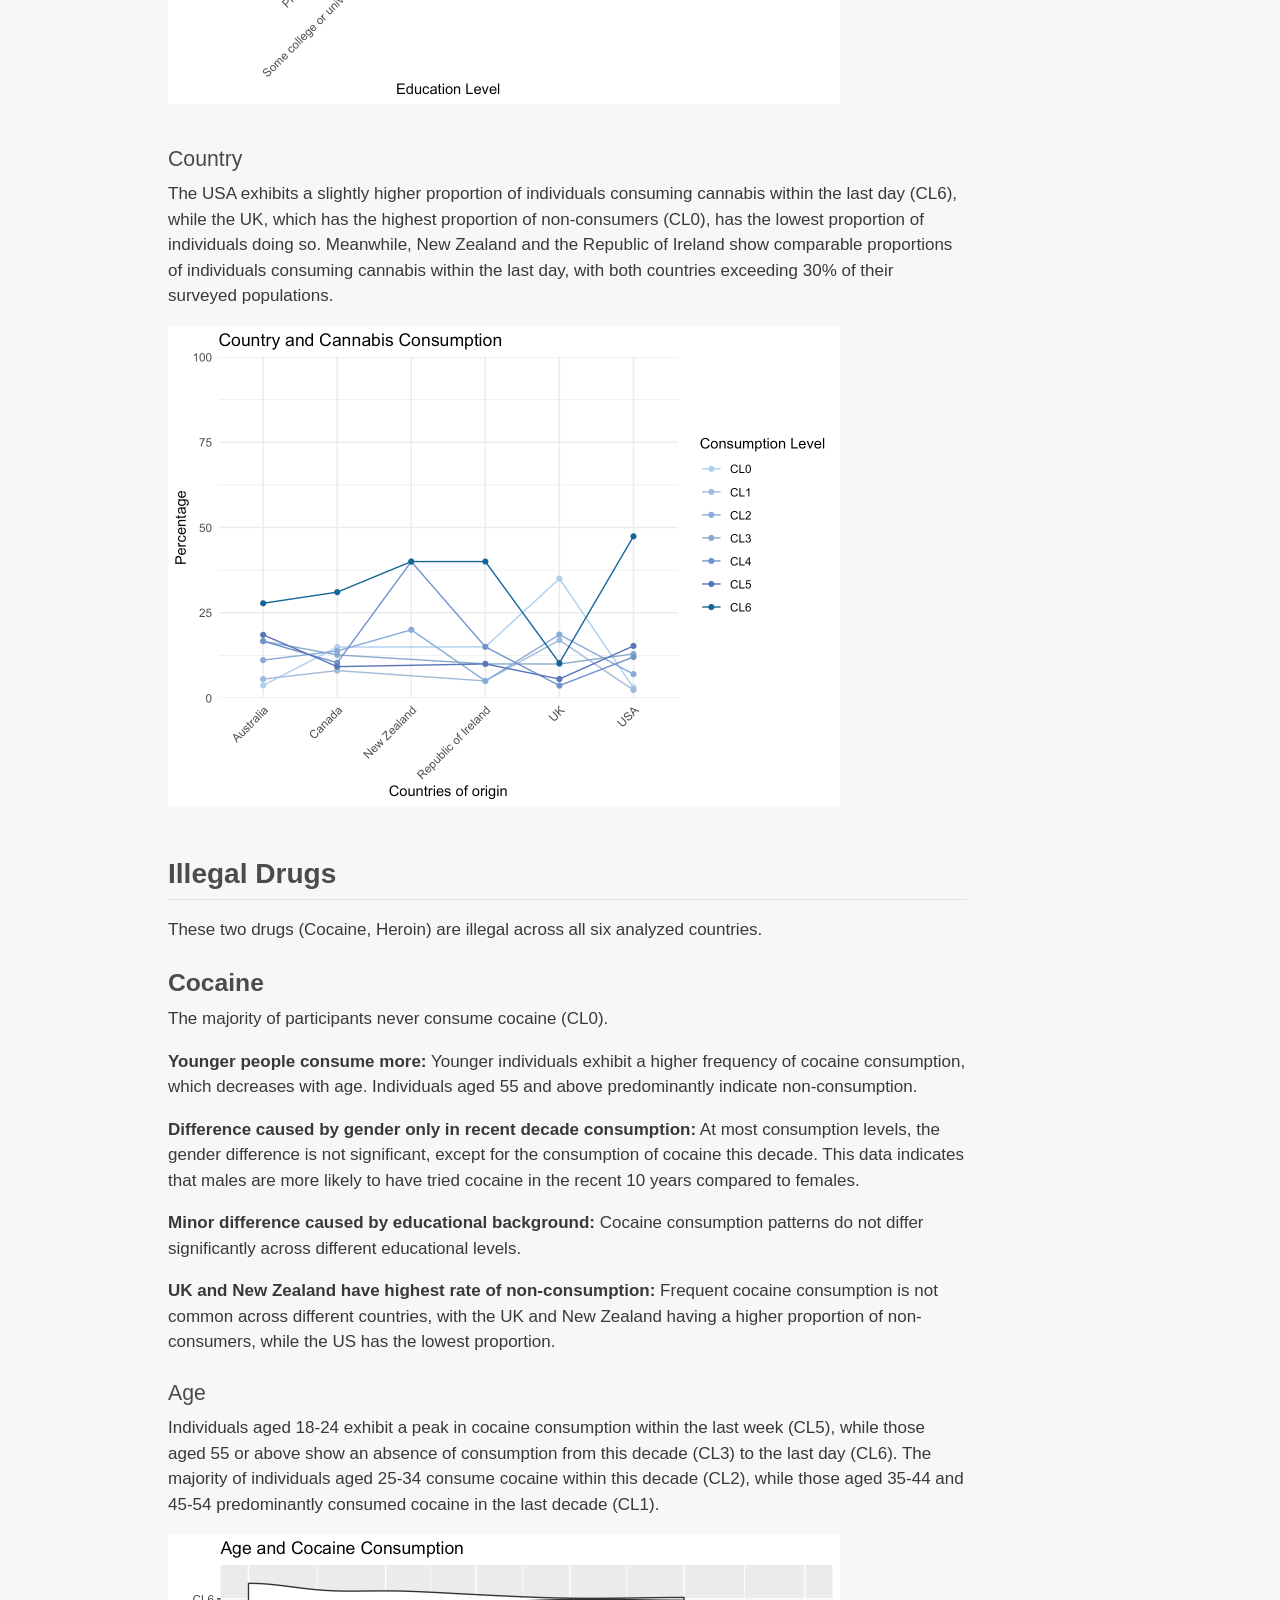
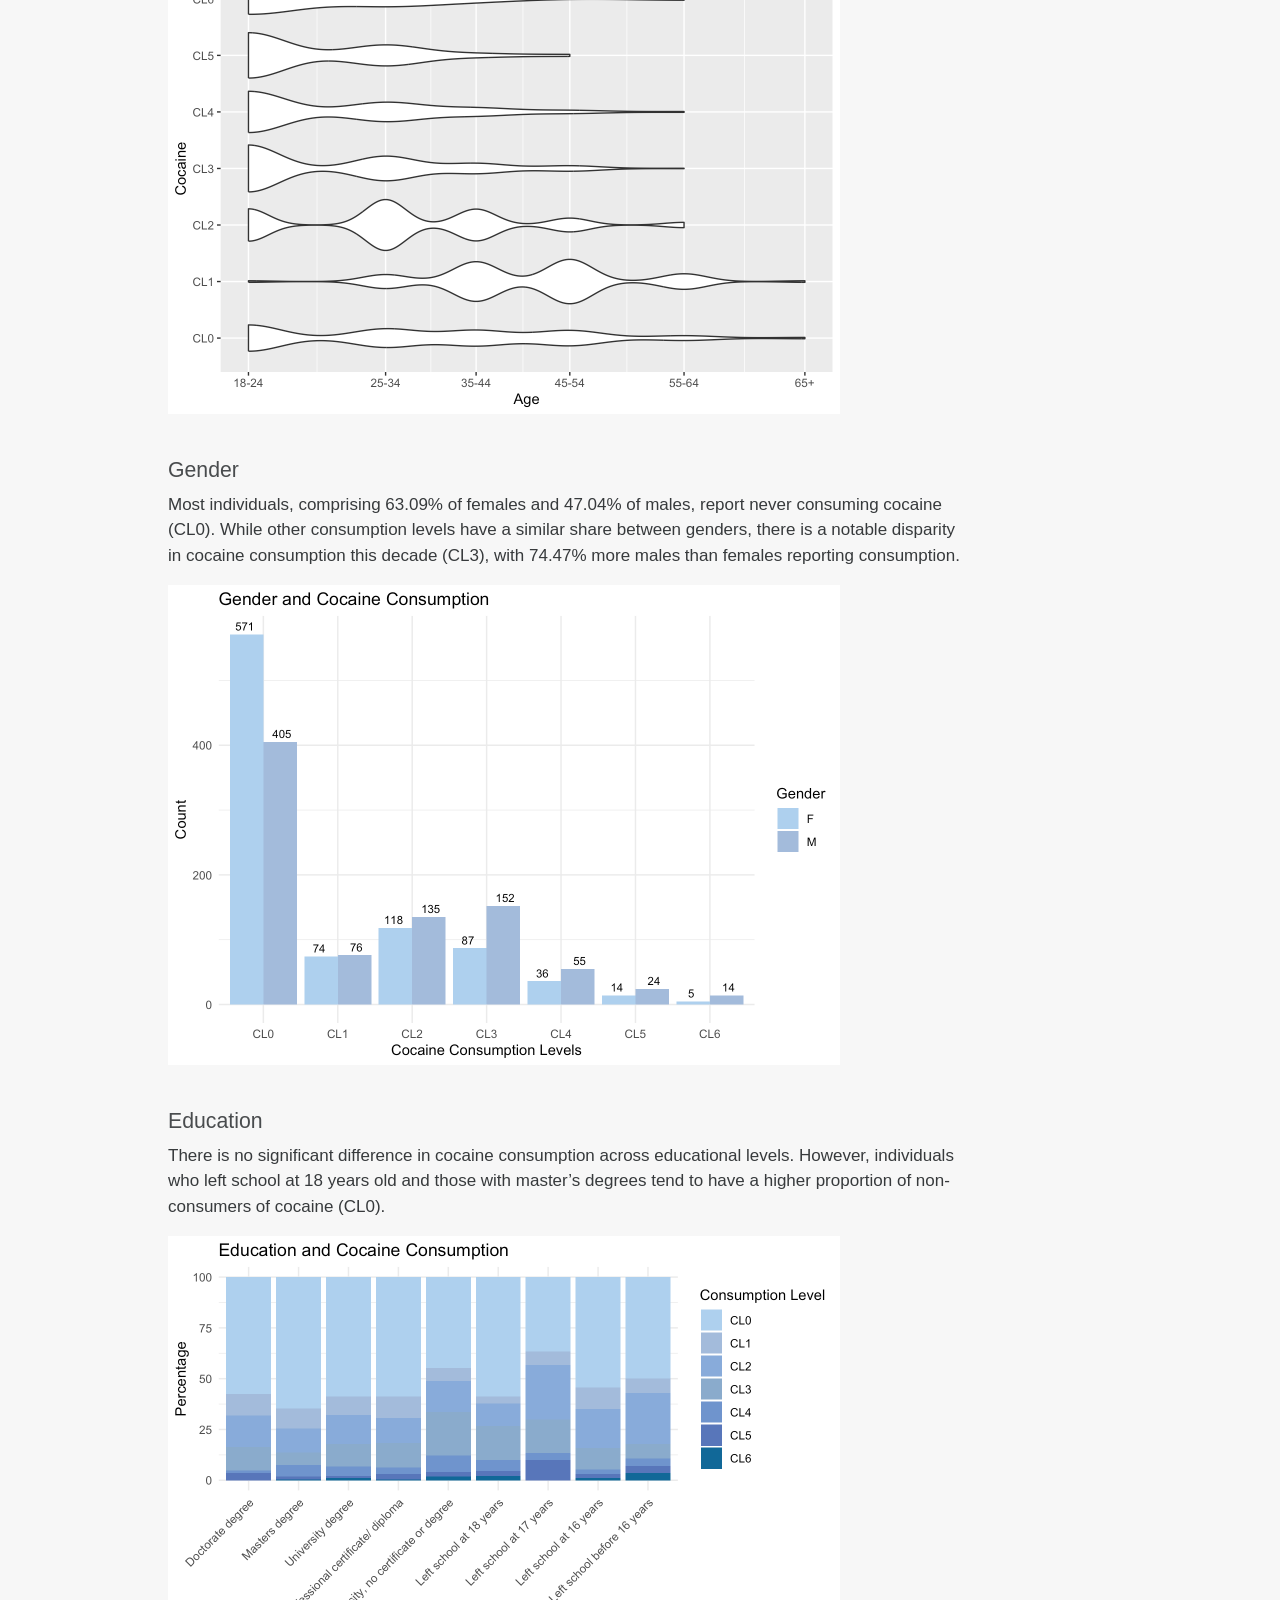
<file: docs/Univariate.html>
<!DOCTYPE html>
<html xmlns="http://www.w3.org/1999/xhtml" lang="en" xml:lang="en"><head>

<meta charset="utf-8">
<meta name="generator" content="quarto-1.3.450">

<meta name="viewport" content="width=device-width, initial-scale=1.0, user-scalable=yes">


<title> 💊 Drug Consumption and Prevention  - Demographic Characteristics [Univariate Analysis] </title>
<style>
code{white-space: pre-wrap;}
span.smallcaps{font-variant: small-caps;}
div.columns{display: flex; gap: min(4vw, 1.5em);}
div.column{flex: auto; overflow-x: auto;}
div.hanging-indent{margin-left: 1.5em; text-indent: -1.5em;}
ul.task-list{list-style: none;}
ul.task-list li input[type="checkbox"] {
  width: 0.8em;
  margin: 0 0.8em 0.2em -1em; /* quarto-specific, see https://github.com/quarto-dev/quarto-cli/issues/4556 */ 
  vertical-align: middle;
}
</style>


<script src="site_libs/quarto-nav/quarto-nav.js"></script>
<script src="site_libs/quarto-nav/headroom.min.js"></script>
<script src="site_libs/clipboard/clipboard.min.js"></script>
<script src="site_libs/quarto-search/autocomplete.umd.js"></script>
<script src="site_libs/quarto-search/fuse.min.js"></script>
<script src="site_libs/quarto-search/quarto-search.js"></script>
<meta name="quarto:offset" content="./">
<script src="site_libs/quarto-html/quarto.js"></script>
<script src="site_libs/quarto-html/popper.min.js"></script>
<script src="site_libs/quarto-html/tippy.umd.min.js"></script>
<script src="site_libs/quarto-html/anchor.min.js"></script>
<link href="site_libs/quarto-html/tippy.css" rel="stylesheet">
<link href="site_libs/quarto-html/quarto-syntax-highlighting.css" rel="stylesheet" id="quarto-text-highlighting-styles">
<script src="site_libs/bootstrap/bootstrap.min.js"></script>
<link href="site_libs/bootstrap/bootstrap-icons.css" rel="stylesheet">
<link href="site_libs/bootstrap/bootstrap.min.css" rel="stylesheet" id="quarto-bootstrap" data-mode="light">
<script id="quarto-search-options" type="application/json">{
  "location": "navbar",
  "copy-button": false,
  "collapse-after": 3,
  "panel-placement": "end",
  "type": "overlay",
  "limit": 20,
  "language": {
    "search-no-results-text": "No results",
    "search-matching-documents-text": "matching documents",
    "search-copy-link-title": "Copy link to search",
    "search-hide-matches-text": "Hide additional matches",
    "search-more-match-text": "more match in this document",
    "search-more-matches-text": "more matches in this document",
    "search-clear-button-title": "Clear",
    "search-detached-cancel-button-title": "Cancel",
    "search-submit-button-title": "Submit",
    "search-label": "Search"
  }
}</script>


<link rel="stylesheet" href="styles.css">
</head>

<body class="nav-fixed">

<div id="quarto-search-results"></div>
  <header id="quarto-header" class="headroom fixed-top">
    <nav class="navbar navbar-expand-lg navbar-dark ">
      <div class="navbar-container container-fluid">
      <div class="navbar-brand-container">
    <a class="navbar-brand" href="./index.html">
    <span class="navbar-title"><span style="font-size: 24px;"> 💊 Drug Consumption and Prevention </span></span>
    </a>
  </div>
            <div id="quarto-search" class="" title="Search"></div>
          <button class="navbar-toggler" type="button" data-bs-toggle="collapse" data-bs-target="#navbarCollapse" aria-controls="navbarCollapse" aria-expanded="false" aria-label="Toggle navigation" onclick="if (window.quartoToggleHeadroom) { window.quartoToggleHeadroom(); }">
  <span class="navbar-toggler-icon"></span>
</button>
          <div class="collapse navbar-collapse" id="navbarCollapse">
            <ul class="navbar-nav navbar-nav-scroll me-auto">
  <li class="nav-item dropdown ">
    <a class="nav-link dropdown-toggle" href="#" id="nav-menu-about" role="button" data-bs-toggle="dropdown" aria-expanded="false" rel="" target="">
 <span class="menu-text">About</span>
    </a>
    <ul class="dropdown-menu" aria-labelledby="nav-menu-about">    
        <li>
    <a class="dropdown-item" href="./index.html" rel="" target="">
 <span class="dropdown-text">Overview</span></a>
  </li>  
        <li>
    <a class="dropdown-item" href="./ResearchQuestion.html" rel="" target="">
 <span class="dropdown-text">Research Question</span></a>
  </li>  
    </ul>
  </li>
  <li class="nav-item dropdown ">
    <a class="nav-link dropdown-toggle" href="#" id="nav-menu-data-analysis" role="button" data-bs-toggle="dropdown" aria-expanded="false" rel="" target="">
 <span class="menu-text">Data Analysis</span>
    </a>
    <ul class="dropdown-menu" aria-labelledby="nav-menu-data-analysis">    
        <li>
    <a class="dropdown-item" href="./Univariate.html" rel="" target="">
 <span class="dropdown-text">Demographic Characteristics</span></a>
  </li>  
        <li>
    <a class="dropdown-item" href="./Personality.html" rel="" target="">
 <span class="dropdown-text">Psychological Traits</span></a>
  </li>  
    </ul>
  </li>
  <li class="nav-item">
    <a class="nav-link" href="./Conclusion.html" rel="" target="">
 <span class="menu-text">Conclusion</span></a>
  </li>  
</ul>
            <div class="quarto-navbar-tools ms-auto">
</div>
          </div> <!-- /navcollapse -->
      </div> <!-- /container-fluid -->
    </nav>
</header>
<!-- content -->
<div id="quarto-content" class="quarto-container page-columns page-rows-contents page-layout-article page-navbar">
<!-- sidebar -->
<!-- margin-sidebar -->
    <div id="quarto-margin-sidebar" class="sidebar margin-sidebar">
        <nav id="TOC" role="doc-toc" class="toc-active">
    <h2 id="toc-title">On this page</h2>
   
  <ul>
  <li><a href="#legal-drugs" id="toc-legal-drugs" class="nav-link active" data-scroll-target="#legal-drugs"><strong>Legal</strong> Drugs</a>
  <ul class="collapse">
  <li><a href="#alcohol" id="toc-alcohol" class="nav-link" data-scroll-target="#alcohol">Alcohol</a></li>
  <li><a href="#caffeine" id="toc-caffeine" class="nav-link" data-scroll-target="#caffeine">Caffeine</a></li>
  <li><a href="#nicotine" id="toc-nicotine" class="nav-link" data-scroll-target="#nicotine">Nicotine</a></li>
  </ul></li>
  <li><a href="#controversial-drugs" id="toc-controversial-drugs" class="nav-link" data-scroll-target="#controversial-drugs"><strong>Controversial</strong> Drugs</a>
  <ul class="collapse">
  <li><a href="#cannabis" id="toc-cannabis" class="nav-link" data-scroll-target="#cannabis">Cannabis</a></li>
  </ul></li>
  <li><a href="#illegal-drugs" id="toc-illegal-drugs" class="nav-link" data-scroll-target="#illegal-drugs"><strong>Illegal</strong> Drugs</a>
  <ul class="collapse">
  <li><a href="#cocaine" id="toc-cocaine" class="nav-link" data-scroll-target="#cocaine">Cocaine</a></li>
  <li><a href="#heroin" id="toc-heroin" class="nav-link" data-scroll-target="#heroin">Heroin</a></li>
  </ul></li>
  </ul>
</nav>
    </div>
<!-- main -->
<main class="content" id="quarto-document-content">

<header id="title-block-header" class="quarto-title-block default">
<div class="quarto-title">
<h1 class="title"><span style="font-size: 30px;">Demographic Characteristics</span><span style="font-size: 20px; color:gray;"> [Univariate Analysis] </span></h1>
</div>



<div class="quarto-title-meta">

    
  
    
  </div>
  

</header>

<p><span style="background-color:#fdfd96;">How does each demographic characteristic affect the drug consumption patterns?</span></p>
<p><span style="font-size: 12pt; color: gray;">This univariate analysis page will feature an analysis of four key demographic factors: <strong><em>Age, Gender, Education Level, and Country</em></strong>. The aim is to elucidate their relationship with drug consumption patterns.<br><br> <strong>For reference:</strong> CL0 indicating ‘never used’, CL1 representing ‘used over a decade ago’, CL2 indicating ‘used in the last decade’, CL3 indicating ‘used in the last year’, CL4 representing ‘used in the last month’, CL5 indicating ‘used in the last week’, and CL6 representing ‘used in the last day’. <br><br> <strong>Note:</strong> This dataset contains 1766 participants, with 905 females and 861 males.</span></p>
<section id="legal-drugs" class="level2">
<h2 class="anchored" data-anchor-id="legal-drugs"><strong>Legal</strong> Drugs</h2>
<p>These three drugs (alcohol, cafeeine and nocotine) are legal in all 6 analyzed countries.</p>
<section id="alcohol" class="level3">
<h3 class="anchored" data-anchor-id="alcohol">Alcohol</h3>
<p>The majority of participants consume alcohol with some regularity, with monthly (CL4), weekly (CL5), or daily (CL6) consumption being the most reported.</p>
<p><strong>Younger people consume more:</strong> Younger individuals are more likely to have engaged in alcohol consumption more recently, while older age groups show a higher frequency of alcohol consumption in the more distant past, with a notable decline in recent consumption as age progresses.</p>
<p><strong>Minor difference caused by gender:</strong> While overall gender differences in alcohol consumption appear minimal, there are specific points of divergence. Despite these variations, both genders display a similar pattern of alcohol consumption, with the majority having consumed alcohol at some stage and only a small proportion never having consumed alcohol at all.</p>
<p><strong>Minor difference caused by educational background:</strong> Alcohol consumption patterns, especially at higher consumption levels, do not differ significantly across different educational levels.</p>
<p><strong>Differences caused by country seen in more recent consumption, with Ireland consumes more:</strong> There is a consistent pattern of alcohol non-consumption to distant past consumption across the six compared countries. However, when examining more recent alcohol consumption, distinct differences between countries emerge. Specifically, the Republic of Ireland exhibit highest frequency of consuming alcohol.</p>
<section id="age" class="level4">
<h4 class="anchored" data-anchor-id="age">Age</h4>
<p>There is an observable overall decline in alcohol consumption as age increases. The proportion of individuals who have never consumed alcohol (CL0) diminishes with advancing age. The peak occurrence for those who last consumed alcohol over a decade ago (CL1) is found within the 45-54 age bracket. The age group most likely to have consumed alcohol in the last decade (CL2) is 35-44. For more recent consumption categories—consumed in the last year (CL3), last month (CL4), last week (CL5), and last day (CL6)—the majority are in the youngest age group, 18-24.</p>
<div class="cell">
<div class="cell-output-display">
<p><img src="Univariate_files/figure-html/unnamed-chunk-2-1.png" class="img-fluid" width="672"></p>
</div>
</div>
</section>
<section id="gender" class="level4">
<h4 class="anchored" data-anchor-id="gender">Gender</h4>
<p>A smaller portion of the surveyed population, 16.68% of females and 19.05% of males, includes individuals who have never consumed alcohol (CL0) or those who last consumed alcohol up to a year ago (CL3). The overall data suggests that the difference in alcohol consumption patterns between genders is negligible. The largest observed difference is in the weekly consumption category (CL5), where 42.98% of females and 37.51% of males reported consumption, yet this difference is not considered significant.</p>
<div class="cell">
<div class="cell-output-display">
<p><img src="Univariate_files/figure-html/unnamed-chunk-3-1.png" class="img-fluid" width="672"></p>
</div>
</div>
</section>
<section id="education" class="level4">
<h4 class="anchored" data-anchor-id="education">Education</h4>
<p>The graph illustrates minimal variations in alcohol consumption across different educational levels. While there is a slight trend suggesting higher alcohol consumption among individuals with higher educational backgrounds, the differences are not significant.</p>
<div class="cell">
<div class="cell-output-display">
<p><img src="Univariate_files/figure-html/unnamed-chunk-4-1.png" class="img-fluid" width="672"></p>
</div>
</div>
</section>
<section id="country" class="level4">
<h4 class="anchored" data-anchor-id="country">Country</h4>
<p>The percentages of individuals abstaining from alcohol consumption (CL0) to those who consumed this decade (CL2) exhibit comparable trends across six countries. However, notable disparities emerge among those consuming alcohol within the recent year (CL3) up to consumption within the last day (CL6). New Zealand stands out for a higher prevalence of alcohol consumption this year or last day, while Canada exhibits a higher frequency of consumption within the month, and the Republic of Ireland sees more individuals consuming within the week.</p>
<div class="cell">
<div class="cell-output-display">
<p><img src="Univariate_files/figure-html/unnamed-chunk-5-1.png" class="img-fluid" width="672"></p>
</div>
</div>
</section>
</section>
<section id="caffeine" class="level3">
<h3 class="anchored" data-anchor-id="caffeine">Caffeine</h3>
<p>The majority of participants consume caffeine with some regularity, with daily (CL6) consumption being the most reported.</p>
<p><strong>Younger people consume more:</strong> Younger adults exhibiting more frequent usage. This trend suggests that caffeine consumption may decrease as individuals age, particularly after passing the 55-year mark.</p>
<p><strong>Minor difference caused by gender:</strong> Both males and females exhibit similar patterns of caffeine consumption, with both genders showing a high level of caffeine intake. There is no significant gender difference influencing the frequency of caffeine consumption.</p>
<p><strong>Certain difference caused by educational background:</strong> Individuals who left school at the age of 17 exhibit a higher incidence of caffeine consumption on a more frequent basis compared to other educational background groups. However, it is important to note that this difference could potentially be due to chance, <em>warranting further investigation</em>.</p>
<p><strong>All countries listed consume caffeine, with Ireland ranking as the highest consumer:</strong> Each country exhibits a significant frequency of caffeine consumption in the past day, with Ireland notably leading in the highest level of consumption, while other countries surpass Ireland in the second-highest level of consumption.</p>
<section id="age-1" class="level4">
<h4 class="anchored" data-anchor-id="age-1">Age</h4>
<p>Last-week (CL5) and last-day (CL6) caffeine consumption is predominantly observed in the younger age brackets, specifically those aged 18-24 and 25-34. There is a noticeable decline in caffeine consumption among individuals in the 55-64 age group. Furthermore, the peak of caffeine consumption ‘over a decade ago’ (CL1) is most evident in the 35-44 age category, which aligns with the finding that caffeine consumption is most prevalent among those currently in the 18-24 and 25-34 age groups.</p>
<div class="cell">
<div class="cell-output-display">
<p><img src="Univariate_files/figure-html/unnamed-chunk-6-1.png" class="img-fluid" width="672"></p>
</div>
</div>
</section>
<section id="gender-1" class="level4">
<h4 class="anchored" data-anchor-id="gender-1">Gender</h4>
<p>The majority of surveyed individuals consume caffeine either on a daily basis (CL6), with 24.64% female and 29.15% male respondents, or on a weekly basis (CL5), with 42.98% females and 37.51% males. However, the gender difference in caffeine consumption frequency is not significantly pronounced.</p>
<div class="cell">
<div class="cell-output-display">
<p><img src="Univariate_files/figure-html/unnamed-chunk-7-1.png" class="img-fluid" width="672"></p>
</div>
</div>
</section>
<section id="education-1" class="level4">
<h4 class="anchored" data-anchor-id="education-1">Education</h4>
<p>“Individuals who left school at 17 years of age exhibit notably higher last-day (CL6) caffeine consumption compared to other educational backgrounds, despite similar proportions. Conversely, their last-week (CL5) caffeine consumption is significantly lower compared to other educational groups, despite similar proportions.”</p>
<div class="cell">
<div class="cell-output-display">
<p><img src="Univariate_files/figure-html/unnamed-chunk-8-1.png" class="img-fluid" width="672"></p>
</div>
</div>
</section>
<section id="country-1" class="level4">
<h4 class="anchored" data-anchor-id="country-1">Country</h4>
<p>The Republic of Ireland exhibits the highest proportion of individuals consuming caffeine in the last day (CL6), indicating a notable prevalence of high-frequency consumption. Moreover, across all six countries, the overall consumption remains substantial, with each country reporting more than 58% of individuals consuming caffeine at this high frequency.</p>
<div class="cell">
<div class="cell-output-display">
<p><img src="Univariate_files/figure-html/unnamed-chunk-9-1.png" class="img-fluid" width="672"></p>
</div>
</div>
</section>
</section>
<section id="nicotine" class="level3">
<h3 class="anchored" data-anchor-id="nicotine">Nicotine</h3>
<p>The majority of participants either report never consuming nicotine or consuming it with some regularity, with non-consumption (CL0) and daily consumption (CL6) being the most frequently reported.</p>
<p><strong>Younger people consume more:</strong> Nicotine consumption tends to be higher among younger individuals, with a decreasing trend in regular consumption as age increases. Notably, a majority of individuals over 55 years old exhibit a trend of non-consumption.</p>
<p><strong>Males consume more:</strong> A significant gender disparity exists in nicotine consumption, with males consuming more than females.</p>
<p><strong>Higher education leads to less frequent consumption:</strong> There is an observed trend where individuals who quit school earlier have a higher proportion of nicotine consumers, while those in higher education exhibit fewer nicotine consumers.</p>
<p><strong>Ireland consumes most, the UK consumes least:</strong> Although there are no significant differences observed among countries for average nicotine consumption levels, notable disparities are evident in the extreme consumption categories: individuals consuming nicotine in the last day and those who never consume. The Republic of Ireland shows a significant proportion of individuals consuming nicotine in the last day, whereas the UK exhibits a significant proportion of individuals who never consume nicotine.</p>
<section id="age-2" class="level4">
<h4 class="anchored" data-anchor-id="age-2">Age</h4>
<p>The age group 18-24 exhibits a peak in nicotine consumption this month (CL4), while the 25-34 age group peaks at consumption over the decade (CL2), consistent with their overall higher nicotine consumption levels. Similar trends are observed for the 35-44 and 45-54 age groups, albeit with decreasing frequency as age increases. Notably, nicotine consumption over the decade (CL2), this year (CL3), this month (CL4), and this week (CL5) is absent in the 55-64 and 65+ age groups</p>
<div class="cell">
<div class="cell-output-display">
<p><img src="Univariate_files/figure-html/unnamed-chunk-10-1.png" class="img-fluid" width="672"></p>
</div>
</div>
</section>
<section id="gender-2" class="level4">
<h4 class="anchored" data-anchor-id="gender-2">Gender</h4>
<p>At the level of non-consumption (CL0), females comprise 83.56% more than males. Conversely, at the level of consumption within the last day (CL6), males exceed females by 40.26%.</p>
<div class="cell">
<div class="cell-output-display">
<p><img src="Univariate_files/figure-html/unnamed-chunk-11-1.png" class="img-fluid" width="672"></p>
</div>
</div>
</section>
<section id="education-2" class="level4">
<h4 class="anchored" data-anchor-id="education-2">Education</h4>
<p>Individuals who left school before 16 years, at 16 years, at 17 years, and at 18 years tend to exhibit a higher percentage of nicotine consumption within the last day (CL6). Conversely, individuals with doctorate degrees, master’s degrees, university degrees, and professional certificates show a higher proportion of non-nicotine consumers (CL0).</p>
<div class="cell">
<div class="cell-output-display">
<p><img src="Univariate_files/figure-html/unnamed-chunk-12-1.png" class="img-fluid" width="672"></p>
</div>
</div>
</section>
<section id="country-2" class="level4">
<h4 class="anchored" data-anchor-id="country-2">Country</h4>
<p>The Republic of Ireland exhibits a significantly higher proportion of individuals consuming nicotine within the last day (CL6), while New Zealand has a notably lower proportion. Conversely, the UK shows the highest proportion of individuals not consuming nicotine (CL0), whereas the Republic of Ireland has the lowest.</p>
<div class="cell">
<div class="cell-output-display">
<p><img src="Univariate_files/figure-html/unnamed-chunk-13-1.png" class="img-fluid" width="672"></p>
</div>
</div>
</section>
</section>
</section>
<section id="controversial-drugs" class="level2">
<h2 class="anchored" data-anchor-id="controversial-drugs"><strong>Controversial</strong> Drugs</h2>
<p>This drug (cannabis) is legal in two analyzed countries (the United States and Canada) but illegal in four others.</p>
<section id="cannabis" class="level3">
<h3 class="anchored" data-anchor-id="cannabis">Cannabis</h3>
<p>The majority of participants either report never consuming cannabis or consuming it with some regularity, with non-consumption (CL0) and daily consumption (CL6) being the most frequently reported.</p>
<p><strong>Younger people consume more:</strong> There is a trend of higher cannabis consumption among younger individuals, which decreases as age increases. Notably, a majority of individuals over 55 years old exhibit a pattern of non-consumption.</p>
<p><strong>Males consume more:</strong> There is a significant gender difference in cannabis consumption, with a higher proportion of males consuming cannabis compared to females. Additionally, a majority of females do not consume cannabis.</p>
<p><strong>Higher education lead to increased non-consumption:</strong> While no clear trend is observable among consumers, a greater proportion of individuals pursuing higher education report never consuming cannabis.</p>
<p><strong>The USA consumes most, the UK consumes least:</strong> While cannabis consumption is prevalent across most countries surveyed, the USA stands out for its higher frequency of consumption. Conversely, the UK is notable for having the largest proportion of individuals who never consume cannabis.</p>
<section id="age-3" class="level4">
<h4 class="anchored" data-anchor-id="age-3">Age</h4>
<p>Individuals aged 18-24 are predominantly observed to consume cannabis within the last day (CL6). Conversely, individuals aged 55 or above are absent from consuming cannabis within this decade (CL2), last month (CL4), last week (CL5), and last day (CL6).</p>
<div class="cell">
<div class="cell-output-display">
<p><img src="Univariate_files/figure-html/unnamed-chunk-14-1.png" class="img-fluid" width="672"></p>
</div>
</div>
</section>
<section id="gender-3" class="level4">
<h4 class="anchored" data-anchor-id="gender-3">Gender</h4>
<p>At the level of never consuming cannabis (CL0), females outnumber males by 50.88%. Conversely, at the level of consuming cannabis within the last day (CL6), males outnumber females by 93.75%. Approximately one-third of females report never consuming cannabis, while one-third of males report consuming cannabis within the last day.</p>
<div class="cell">
<div class="cell-output-display">
<p><img src="Univariate_files/figure-html/unnamed-chunk-15-1.png" class="img-fluid" width="672"></p>
</div>
</div>
</section>
<section id="education-3" class="level4">
<h4 class="anchored" data-anchor-id="education-3">Education</h4>
<p>Individuals with some college or university education, without a certificate or degree, as well as those who left school at 18 years old, show a slight increase in cannabis consumption within the last day (CL6). Conversely, individuals holding a professional certificate or higher exhibit fewer individuals consuming cannabis within the last day (CL6) and a higher proportion of non-consumers (CL0).</p>
<div class="cell">
<div class="cell-output-display">
<p><img src="Univariate_files/figure-html/unnamed-chunk-16-1.png" class="img-fluid" width="672"></p>
</div>
</div>
</section>
<section id="country-3" class="level4">
<h4 class="anchored" data-anchor-id="country-3">Country</h4>
<p>The USA exhibits a slightly higher proportion of individuals consuming cannabis within the last day (CL6), while the UK, which has the highest proportion of non-consumers (CL0), has the lowest proportion of individuals doing so. Meanwhile, New Zealand and the Republic of Ireland show comparable proportions of individuals consuming cannabis within the last day, with both countries exceeding 30% of their surveyed populations.</p>
<div class="cell">
<div class="cell-output-display">
<p><img src="Univariate_files/figure-html/unnamed-chunk-17-1.png" class="img-fluid" width="672"></p>
</div>
</div>
</section>
</section>
</section>
<section id="illegal-drugs" class="level2">
<h2 class="anchored" data-anchor-id="illegal-drugs"><strong>Illegal</strong> Drugs</h2>
<p>These two drugs (Cocaine, Heroin) are illegal across all six analyzed countries.</p>
<section id="cocaine" class="level3">
<h3 class="anchored" data-anchor-id="cocaine">Cocaine</h3>
<p>The majority of participants never consume cocaine (CL0).</p>
<p><strong>Younger people consume more:</strong> Younger individuals exhibit a higher frequency of cocaine consumption, which decreases with age. Individuals aged 55 and above predominantly indicate non-consumption.</p>
<p><strong>Difference caused by gender only in recent decade consumption:</strong> At most consumption levels, the gender difference is not significant, except for the consumption of cocaine this decade. This data indicates that males are more likely to have tried cocaine in the recent 10 years compared to females.</p>
<p><strong>Minor difference caused by educational background:</strong> Cocaine consumption patterns do not differ significantly across different educational levels.</p>
<p><strong>UK and New Zealand have highest rate of non-consumption:</strong> Frequent cocaine consumption is not common across different countries, with the UK and New Zealand having a higher proportion of non-consumers, while the US has the lowest proportion.</p>
<section id="age-4" class="level4">
<h4 class="anchored" data-anchor-id="age-4">Age</h4>
<p>Individuals aged 18-24 exhibit a peak in cocaine consumption within the last week (CL5), while those aged 55 or above show an absence of consumption from this decade (CL3) to the last day (CL6). The majority of individuals aged 25-34 consume cocaine within this decade (CL2), while those aged 35-44 and 45-54 predominantly consumed cocaine in the last decade (CL1).</p>
<div class="cell">
<div class="cell-output-display">
<p><img src="Univariate_files/figure-html/unnamed-chunk-18-1.png" class="img-fluid" width="672"></p>
</div>
</div>
</section>
<section id="gender-4" class="level4">
<h4 class="anchored" data-anchor-id="gender-4">Gender</h4>
<p>Most individuals, comprising 63.09% of females and 47.04% of males, report never consuming cocaine (CL0). While other consumption levels have a similar share between genders, there is a notable disparity in cocaine consumption this decade (CL3), with 74.47% more males than females reporting consumption.</p>
<div class="cell">
<div class="cell-output-display">
<p><img src="Univariate_files/figure-html/unnamed-chunk-19-1.png" class="img-fluid" width="672"></p>
</div>
</div>
</section>
<section id="education-4" class="level4">
<h4 class="anchored" data-anchor-id="education-4">Education</h4>
<p>There is no significant difference in cocaine consumption across educational levels. However, individuals who left school at 18 years old and those with master’s degrees tend to have a higher proportion of non-consumers of cocaine (CL0).</p>
<div class="cell">
<div class="cell-output-display">
<p><img src="Univariate_files/figure-html/unnamed-chunk-20-1.png" class="img-fluid" width="672"></p>
</div>
</div>
</section>
<section id="country-4" class="level4">
<h4 class="anchored" data-anchor-id="country-4">Country</h4>
<p>The frequency of cocaine consumption is low across all surveyed countries. The UK has a slightly higher proportion of non-consumers (CL0), followed by New Zealand. New Zealand also exhibits the highest rate of individuals consuming cocaine over a decade ago (CL1). By contrast, the US has the lowest proportion of people who never consume cocaine (CL0).</p>
<div class="cell">
<div class="cell-output-display">
<p><img src="Univariate_files/figure-html/unnamed-chunk-21-1.png" class="img-fluid" width="672"></p>
</div>
</div>
</section>
</section>
<section id="heroin" class="level3">
<h3 class="anchored" data-anchor-id="heroin">Heroin</h3>
<p>The majority of participants never consume heroin (CL0).</p>
<p><strong>Young people consume more:</strong> Heroin consumption in recent times decreases as age increases, with individuals over 55 showing a tendency to abstain from heroin consumption.</p>
<p><strong>Minor difference caused by gender:</strong> Both males and females show a tendency to not consume heroin, with no significant differences observed between genders.</p>
<p><strong>Minor difference caused by educational background:</strong> Heroin consumption patterns do not exhibit significant differences among individuals with varying educational backgrounds.</p>
<p><strong>The UK consumes least:</strong> Most countries generally maintain a low level of consumption. The UK stands out with a significant number of non-consumers. Although New Zealand still has some heroin consumers, they typically only consumed it a long time ago.</p>
<section id="age-5" class="level4">
<h4 class="anchored" data-anchor-id="age-5">Age</h4>
<p>Individuals aged 18-24 and over 55-64 are absent from consuming heroin over a decade ago (CL1). The majority of individuals aged 18-24 are categorized as consuming heroin last day (CL6) and last month (CL4). Consumption decreases among those aged 25-34, with more individuals categorized as having consumed heroin in the last decade (CL2) or last year (CL3). For individuals aged 35-44 and 45-54, the proportion of those who consumed heroin a decade ago (CL1) gradually increases.</p>
<div class="cell">
<div class="cell-output-display">
<p><img src="Univariate_files/figure-html/unnamed-chunk-22-1.png" class="img-fluid" width="672"></p>
</div>
</div>
</section>
<section id="gender-5" class="level4">
<h4 class="anchored" data-anchor-id="gender-5">Gender</h4>
<p>89.83% of females and 80.14% of males report never consuming heroin (CL0), with no significant gender differences observed across other consumption levels.</p>
<div class="cell">
<div class="cell-output-display">
<p><img src="Univariate_files/figure-html/unnamed-chunk-23-1.png" class="img-fluid" width="672"></p>
</div>
</div>
</section>
<section id="education-5" class="level4">
<h4 class="anchored" data-anchor-id="education-5">Education</h4>
<p>Individuals with doctorate degrees, master’s degrees, university degrees, and some professional certificates tend to exhibit a slightly larger proportion of non-consumers of heroin (CL0), although the difference is not significant.</p>
<div class="cell">
<div class="cell-output-display">
<p><img src="Univariate_files/figure-html/unnamed-chunk-24-1.png" class="img-fluid" width="672"></p>
</div>
</div>
</section>
<section id="country-5" class="level4">
<h4 class="anchored" data-anchor-id="country-5">Country</h4>
<p>The UK has the largest proportion of people who never consume heroin (CL0), whereas New Zealand has the least. Additionally, New Zealand exhibits a significantly higher proportion of people consuming heroin in the last decade (CL2) compared to other countries.</p>
<div class="cell">
<div class="cell-output-display">
<p><img src="Univariate_files/figure-html/unnamed-chunk-25-1.png" class="img-fluid" width="672"></p>
</div>
</div>


</section>
</section>
</section>

</main> <!-- /main -->
<script id="quarto-html-after-body" type="application/javascript">
window.document.addEventListener("DOMContentLoaded", function (event) {
  const toggleBodyColorMode = (bsSheetEl) => {
    const mode = bsSheetEl.getAttribute("data-mode");
    const bodyEl = window.document.querySelector("body");
    if (mode === "dark") {
      bodyEl.classList.add("quarto-dark");
      bodyEl.classList.remove("quarto-light");
    } else {
      bodyEl.classList.add("quarto-light");
      bodyEl.classList.remove("quarto-dark");
    }
  }
  const toggleBodyColorPrimary = () => {
    const bsSheetEl = window.document.querySelector("link#quarto-bootstrap");
    if (bsSheetEl) {
      toggleBodyColorMode(bsSheetEl);
    }
  }
  toggleBodyColorPrimary();  
  const icon = "";
  const anchorJS = new window.AnchorJS();
  anchorJS.options = {
    placement: 'right',
    icon: icon
  };
  anchorJS.add('.anchored');
  const isCodeAnnotation = (el) => {
    for (const clz of el.classList) {
      if (clz.startsWith('code-annotation-')) {                     
        return true;
      }
    }
    return false;
  }
  const clipboard = new window.ClipboardJS('.code-copy-button', {
    text: function(trigger) {
      const codeEl = trigger.previousElementSibling.cloneNode(true);
      for (const childEl of codeEl.children) {
        if (isCodeAnnotation(childEl)) {
          childEl.remove();
        }
      }
      return codeEl.innerText;
    }
  });
  clipboard.on('success', function(e) {
    // button target
    const button = e.trigger;
    // don't keep focus
    button.blur();
    // flash "checked"
    button.classList.add('code-copy-button-checked');
    var currentTitle = button.getAttribute("title");
    button.setAttribute("title", "Copied!");
    let tooltip;
    if (window.bootstrap) {
      button.setAttribute("data-bs-toggle", "tooltip");
      button.setAttribute("data-bs-placement", "left");
      button.setAttribute("data-bs-title", "Copied!");
      tooltip = new bootstrap.Tooltip(button, 
        { trigger: "manual", 
          customClass: "code-copy-button-tooltip",
          offset: [0, -8]});
      tooltip.show();    
    }
    setTimeout(function() {
      if (tooltip) {
        tooltip.hide();
        button.removeAttribute("data-bs-title");
        button.removeAttribute("data-bs-toggle");
        button.removeAttribute("data-bs-placement");
      }
      button.setAttribute("title", currentTitle);
      button.classList.remove('code-copy-button-checked');
    }, 1000);
    // clear code selection
    e.clearSelection();
  });
  function tippyHover(el, contentFn) {
    const config = {
      allowHTML: true,
      content: contentFn,
      maxWidth: 500,
      delay: 100,
      arrow: false,
      appendTo: function(el) {
          return el.parentElement;
      },
      interactive: true,
      interactiveBorder: 10,
      theme: 'quarto',
      placement: 'bottom-start'
    };
    window.tippy(el, config); 
  }
  const noterefs = window.document.querySelectorAll('a[role="doc-noteref"]');
  for (var i=0; i<noterefs.length; i++) {
    const ref = noterefs[i];
    tippyHover(ref, function() {
      // use id or data attribute instead here
      let href = ref.getAttribute('data-footnote-href') || ref.getAttribute('href');
      try { href = new URL(href).hash; } catch {}
      const id = href.replace(/^#\/?/, "");
      const note = window.document.getElementById(id);
      return note.innerHTML;
    });
  }
      let selectedAnnoteEl;
      const selectorForAnnotation = ( cell, annotation) => {
        let cellAttr = 'data-code-cell="' + cell + '"';
        let lineAttr = 'data-code-annotation="' +  annotation + '"';
        const selector = 'span[' + cellAttr + '][' + lineAttr + ']';
        return selector;
      }
      const selectCodeLines = (annoteEl) => {
        const doc = window.document;
        const targetCell = annoteEl.getAttribute("data-target-cell");
        const targetAnnotation = annoteEl.getAttribute("data-target-annotation");
        const annoteSpan = window.document.querySelector(selectorForAnnotation(targetCell, targetAnnotation));
        const lines = annoteSpan.getAttribute("data-code-lines").split(",");
        const lineIds = lines.map((line) => {
          return targetCell + "-" + line;
        })
        let top = null;
        let height = null;
        let parent = null;
        if (lineIds.length > 0) {
            //compute the position of the single el (top and bottom and make a div)
            const el = window.document.getElementById(lineIds[0]);
            top = el.offsetTop;
            height = el.offsetHeight;
            parent = el.parentElement.parentElement;
          if (lineIds.length > 1) {
            const lastEl = window.document.getElementById(lineIds[lineIds.length - 1]);
            const bottom = lastEl.offsetTop + lastEl.offsetHeight;
            height = bottom - top;
          }
          if (top !== null && height !== null && parent !== null) {
            // cook up a div (if necessary) and position it 
            let div = window.document.getElementById("code-annotation-line-highlight");
            if (div === null) {
              div = window.document.createElement("div");
              div.setAttribute("id", "code-annotation-line-highlight");
              div.style.position = 'absolute';
              parent.appendChild(div);
            }
            div.style.top = top - 2 + "px";
            div.style.height = height + 4 + "px";
            let gutterDiv = window.document.getElementById("code-annotation-line-highlight-gutter");
            if (gutterDiv === null) {
              gutterDiv = window.document.createElement("div");
              gutterDiv.setAttribute("id", "code-annotation-line-highlight-gutter");
              gutterDiv.style.position = 'absolute';
              const codeCell = window.document.getElementById(targetCell);
              const gutter = codeCell.querySelector('.code-annotation-gutter');
              gutter.appendChild(gutterDiv);
            }
            gutterDiv.style.top = top - 2 + "px";
            gutterDiv.style.height = height + 4 + "px";
          }
          selectedAnnoteEl = annoteEl;
        }
      };
      const unselectCodeLines = () => {
        const elementsIds = ["code-annotation-line-highlight", "code-annotation-line-highlight-gutter"];
        elementsIds.forEach((elId) => {
          const div = window.document.getElementById(elId);
          if (div) {
            div.remove();
          }
        });
        selectedAnnoteEl = undefined;
      };
      // Attach click handler to the DT
      const annoteDls = window.document.querySelectorAll('dt[data-target-cell]');
      for (const annoteDlNode of annoteDls) {
        annoteDlNode.addEventListener('click', (event) => {
          const clickedEl = event.target;
          if (clickedEl !== selectedAnnoteEl) {
            unselectCodeLines();
            const activeEl = window.document.querySelector('dt[data-target-cell].code-annotation-active');
            if (activeEl) {
              activeEl.classList.remove('code-annotation-active');
            }
            selectCodeLines(clickedEl);
            clickedEl.classList.add('code-annotation-active');
          } else {
            // Unselect the line
            unselectCodeLines();
            clickedEl.classList.remove('code-annotation-active');
          }
        });
      }
  const findCites = (el) => {
    const parentEl = el.parentElement;
    if (parentEl) {
      const cites = parentEl.dataset.cites;
      if (cites) {
        return {
          el,
          cites: cites.split(' ')
        };
      } else {
        return findCites(el.parentElement)
      }
    } else {
      return undefined;
    }
  };
  var bibliorefs = window.document.querySelectorAll('a[role="doc-biblioref"]');
  for (var i=0; i<bibliorefs.length; i++) {
    const ref = bibliorefs[i];
    const citeInfo = findCites(ref);
    if (citeInfo) {
      tippyHover(citeInfo.el, function() {
        var popup = window.document.createElement('div');
        citeInfo.cites.forEach(function(cite) {
          var citeDiv = window.document.createElement('div');
          citeDiv.classList.add('hanging-indent');
          citeDiv.classList.add('csl-entry');
          var biblioDiv = window.document.getElementById('ref-' + cite);
          if (biblioDiv) {
            citeDiv.innerHTML = biblioDiv.innerHTML;
          }
          popup.appendChild(citeDiv);
        });
        return popup.innerHTML;
      });
    }
  }
});
</script>
</div> <!-- /content -->



</body></html>
</file>
<file: docs/site_libs/quarto-html/tippy.css>
.tippy-box[data-animation=fade][data-state=hidden]{opacity:0}[data-tippy-root]{max-width:calc(100vw - 10px)}.tippy-box{position:relative;background-color:#333;color:#fff;border-radius:4px;font-size:14px;line-height:1.4;white-space:normal;outline:0;transition-property:transform,visibility,opacity}.tippy-box[data-placement^=top]>.tippy-arrow{bottom:0}.tippy-box[data-placement^=top]>.tippy-arrow:before{bottom:-7px;left:0;border-width:8px 8px 0;border-top-color:initial;transform-origin:center top}.tippy-box[data-placement^=bottom]>.tippy-arrow{top:0}.tippy-box[data-placement^=bottom]>.tippy-arrow:before{top:-7px;left:0;border-width:0 8px 8px;border-bottom-color:initial;transform-origin:center bottom}.tippy-box[data-placement^=left]>.tippy-arrow{right:0}.tippy-box[data-placement^=left]>.tippy-arrow:before{border-width:8px 0 8px 8px;border-left-color:initial;right:-7px;transform-origin:center left}.tippy-box[data-placement^=right]>.tippy-arrow{left:0}.tippy-box[data-placement^=right]>.tippy-arrow:before{left:-7px;border-width:8px 8px 8px 0;border-right-color:initial;transform-origin:center right}.tippy-box[data-inertia][data-state=visible]{transition-timing-function:cubic-bezier(.54,1.5,.38,1.11)}.tippy-arrow{width:16px;height:16px;color:#333}.tippy-arrow:before{content:"";position:absolute;border-color:transparent;border-style:solid}.tippy-content{position:relative;padding:5px 9px;z-index:1}
</file>
<file: docs/site_libs/quarto-html/quarto-syntax-highlighting.css>
/* quarto syntax highlight colors */
:root {
  --quarto-hl-ot-color: #003B4F;
  --quarto-hl-at-color: #657422;
  --quarto-hl-ss-color: #20794D;
  --quarto-hl-an-color: #5E5E5E;
  --quarto-hl-fu-color: #4758AB;
  --quarto-hl-st-color: #20794D;
  --quarto-hl-cf-color: #003B4F;
  --quarto-hl-op-color: #5E5E5E;
  --quarto-hl-er-color: #AD0000;
  --quarto-hl-bn-color: #AD0000;
  --quarto-hl-al-color: #AD0000;
  --quarto-hl-va-color: #111111;
  --quarto-hl-bu-color: inherit;
  --quarto-hl-ex-color: inherit;
  --quarto-hl-pp-color: #AD0000;
  --quarto-hl-in-color: #5E5E5E;
  --quarto-hl-vs-color: #20794D;
  --quarto-hl-wa-color: #5E5E5E;
  --quarto-hl-do-color: #5E5E5E;
  --quarto-hl-im-color: #00769E;
  --quarto-hl-ch-color: #20794D;
  --quarto-hl-dt-color: #AD0000;
  --quarto-hl-fl-color: #AD0000;
  --quarto-hl-co-color: #5E5E5E;
  --quarto-hl-cv-color: #5E5E5E;
  --quarto-hl-cn-color: #8f5902;
  --quarto-hl-sc-color: #5E5E5E;
  --quarto-hl-dv-color: #AD0000;
  --quarto-hl-kw-color: #003B4F;
}

/* other quarto variables */
:root {
  --quarto-font-monospace: SFMono-Regular, Menlo, Monaco, Consolas, "Liberation Mono", "Courier New", monospace;
}

pre > code.sourceCode > span {
  color: #003B4F;
}

code span {
  color: #003B4F;
}

code.sourceCode > span {
  color: #003B4F;
}

div.sourceCode,
div.sourceCode pre.sourceCode {
  color: #003B4F;
}

code span.ot {
  color: #003B4F;
  font-style: inherit;
}

code span.at {
  color: #657422;
  font-style: inherit;
}

code span.ss {
  color: #20794D;
  font-style: inherit;
}

code span.an {
  color: #5E5E5E;
  font-style: inherit;
}

code span.fu {
  color: #4758AB;
  font-style: inherit;
}

code span.st {
  color: #20794D;
  font-style: inherit;
}

code span.cf {
  color: #003B4F;
  font-style: inherit;
}

code span.op {
  color: #5E5E5E;
  font-style: inherit;
}

code span.er {
  color: #AD0000;
  font-style: inherit;
}

code span.bn {
  color: #AD0000;
  font-style: inherit;
}

code span.al {
  color: #AD0000;
  font-style: inherit;
}

code span.va {
  color: #111111;
  font-style: inherit;
}

code span.bu {
  font-style: inherit;
}

code span.ex {
  font-style: inherit;
}

code span.pp {
  color: #AD0000;
  font-style: inherit;
}

code span.in {
  color: #5E5E5E;
  font-style: inherit;
}

code span.vs {
  color: #20794D;
  font-style: inherit;
}

code span.wa {
  color: #5E5E5E;
  font-style: italic;
}

code span.do {
  color: #5E5E5E;
  font-style: italic;
}

code span.im {
  color: #00769E;
  font-style: inherit;
}

code span.ch {
  color: #20794D;
  font-style: inherit;
}

code span.dt {
  color: #AD0000;
  font-style: inherit;
}

code span.fl {
  color: #AD0000;
  font-style: inherit;
}

code span.co {
  color: #5E5E5E;
  font-style: inherit;
}

code span.cv {
  color: #5E5E5E;
  font-style: italic;
}

code span.cn {
  color: #8f5902;
  font-style: inherit;
}

code span.sc {
  color: #5E5E5E;
  font-style: inherit;
}

code span.dv {
  color: #AD0000;
  font-style: inherit;
}

code span.kw {
  color: #003B4F;
  font-style: inherit;
}

.prevent-inlining {
  content: "</";
}

/*# sourceMappingURL=debc5d5d77c3f9108843748ff7464032.css.map */
</file>
<file: docs/styles.css>
/* css styles */

body {
    font-family: 'Patua One', sans-serif;
    line-height: 1.5;
}

/* Style for the navbar */
.navbar {
  background-color: #ccd3d7; 
  padding: 10px; /* Adjust padding for the navbar */
  margin: 0; /* Remove any default margins */
}

/* styles.css */
.navbar-nav > .active > a,
.navbar-nav > .active > a:hover,
.navbar-nav > .active > a:focus,
.navbar-nav > li > a:hover,
.navbar-nav > li > a:focus {
  color: #164285 !important;
  background-color: transparent !important;
}

body {
    background-color: #f7f7f7;
}
</file>
